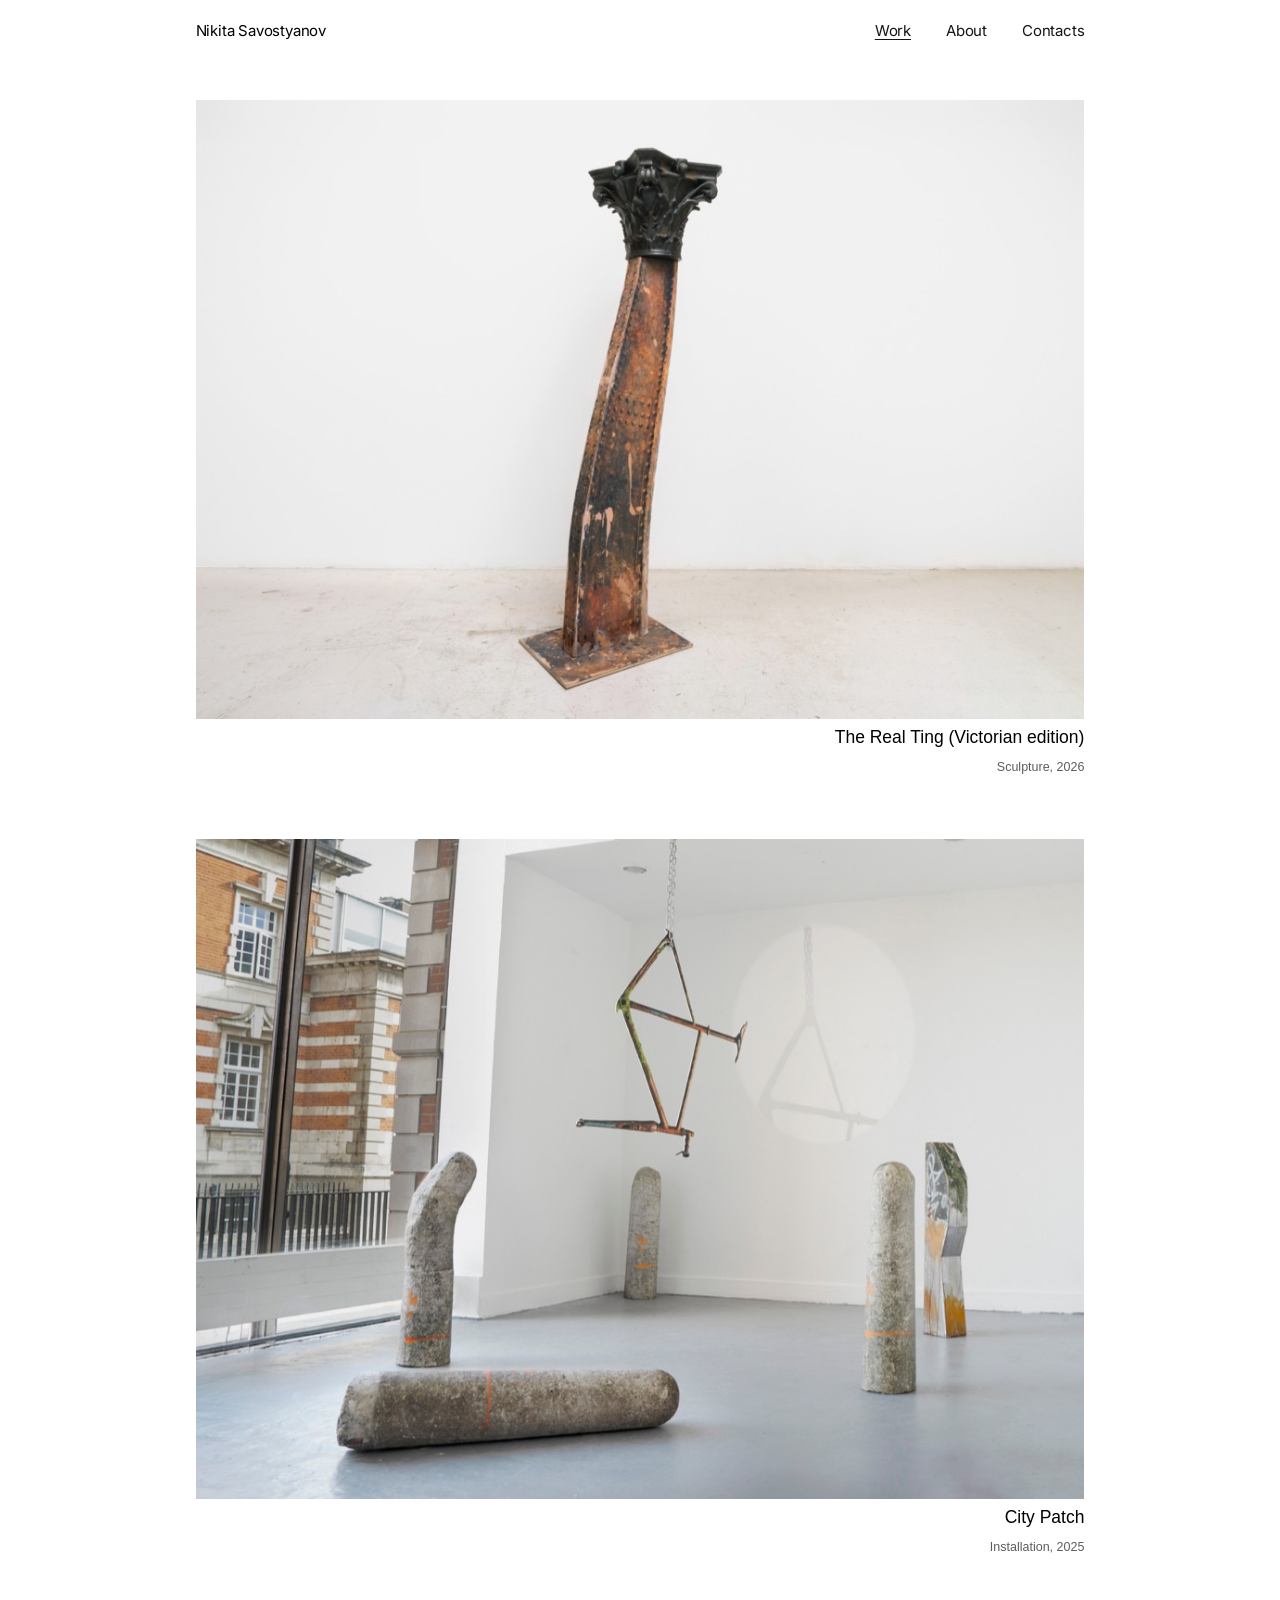
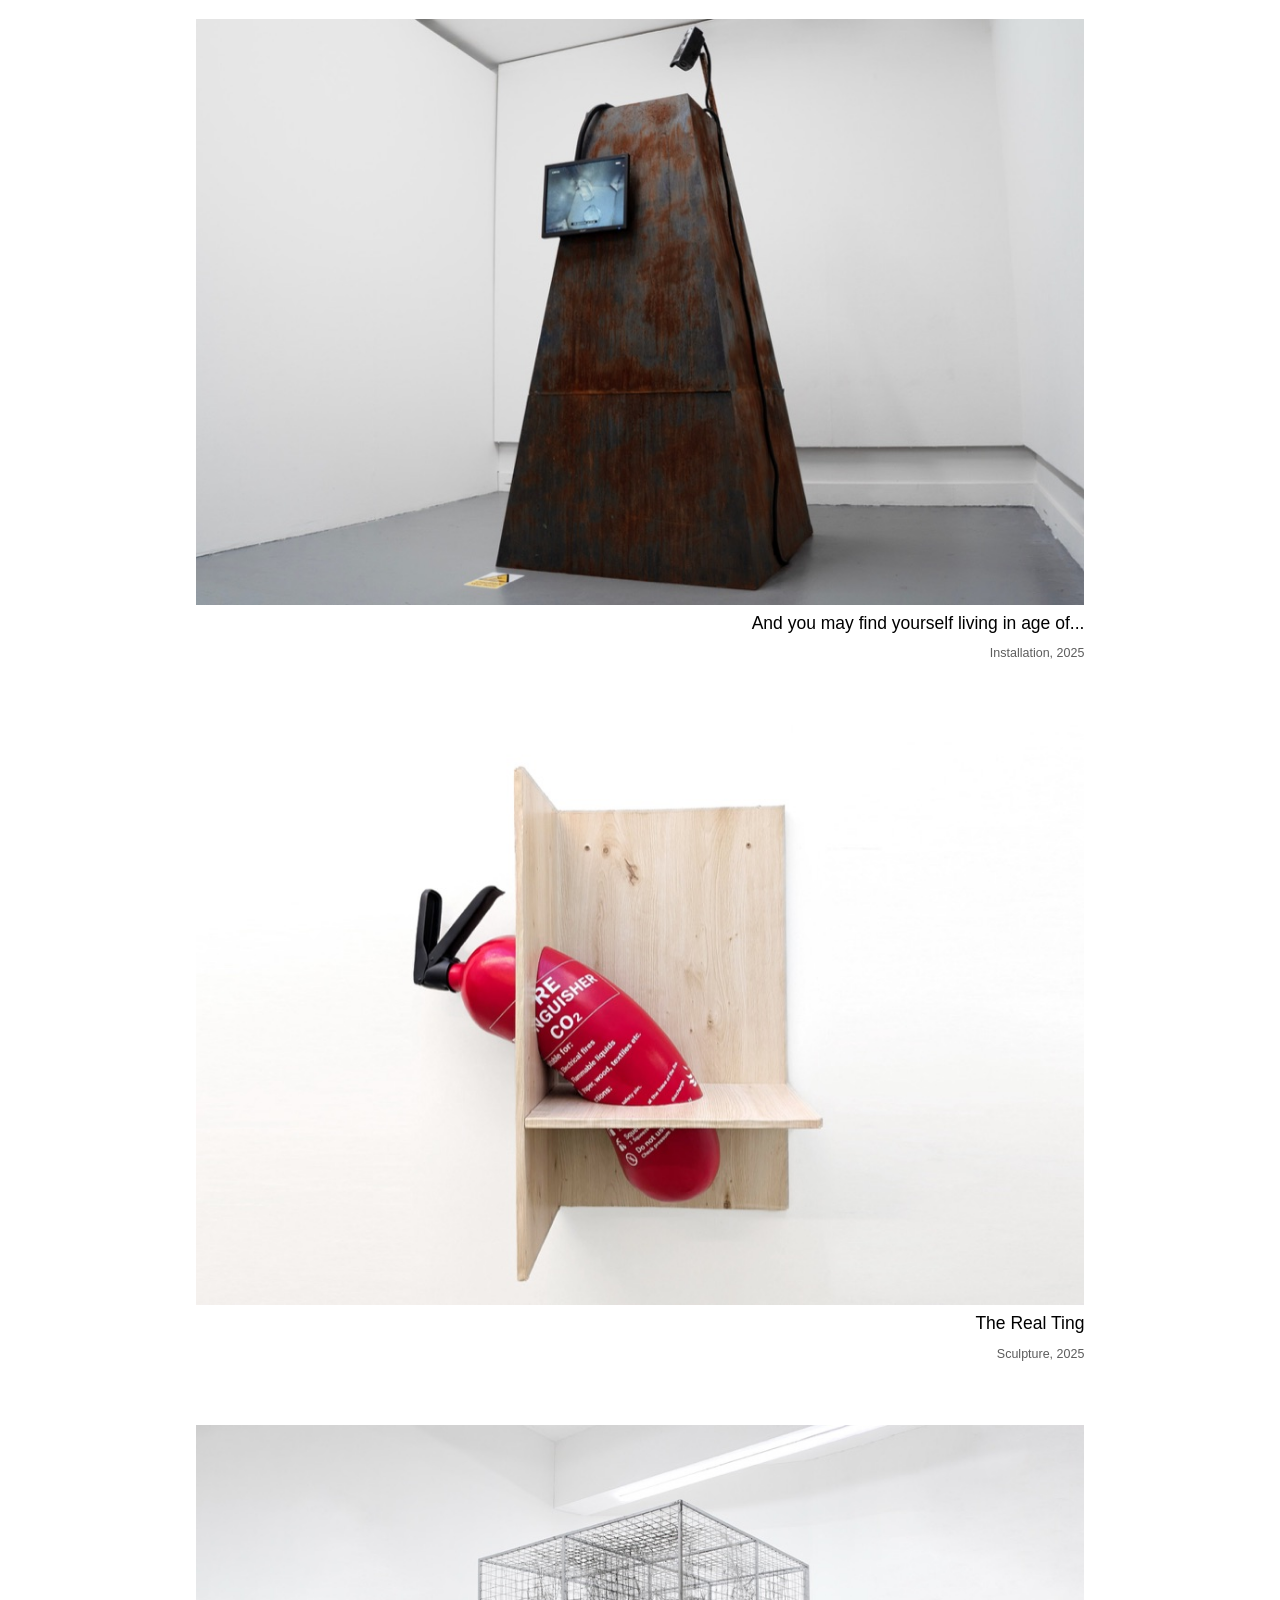
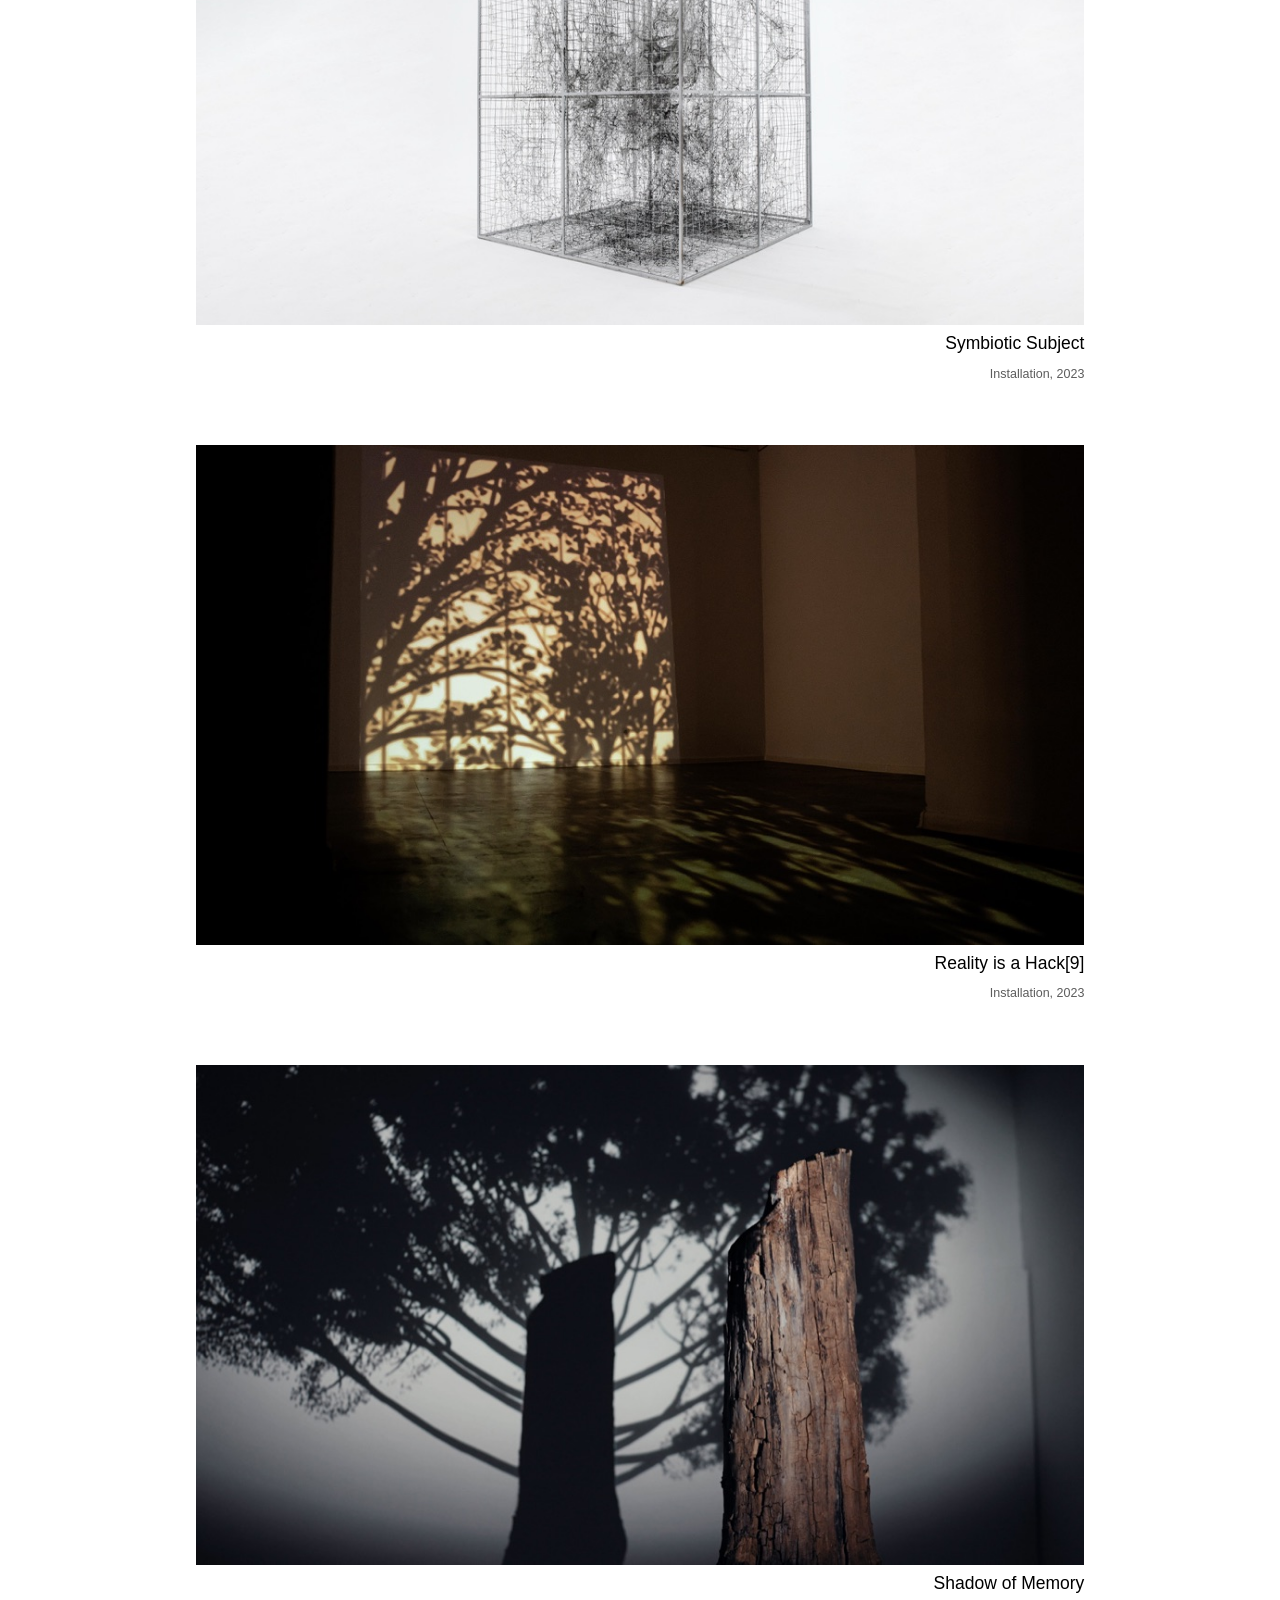
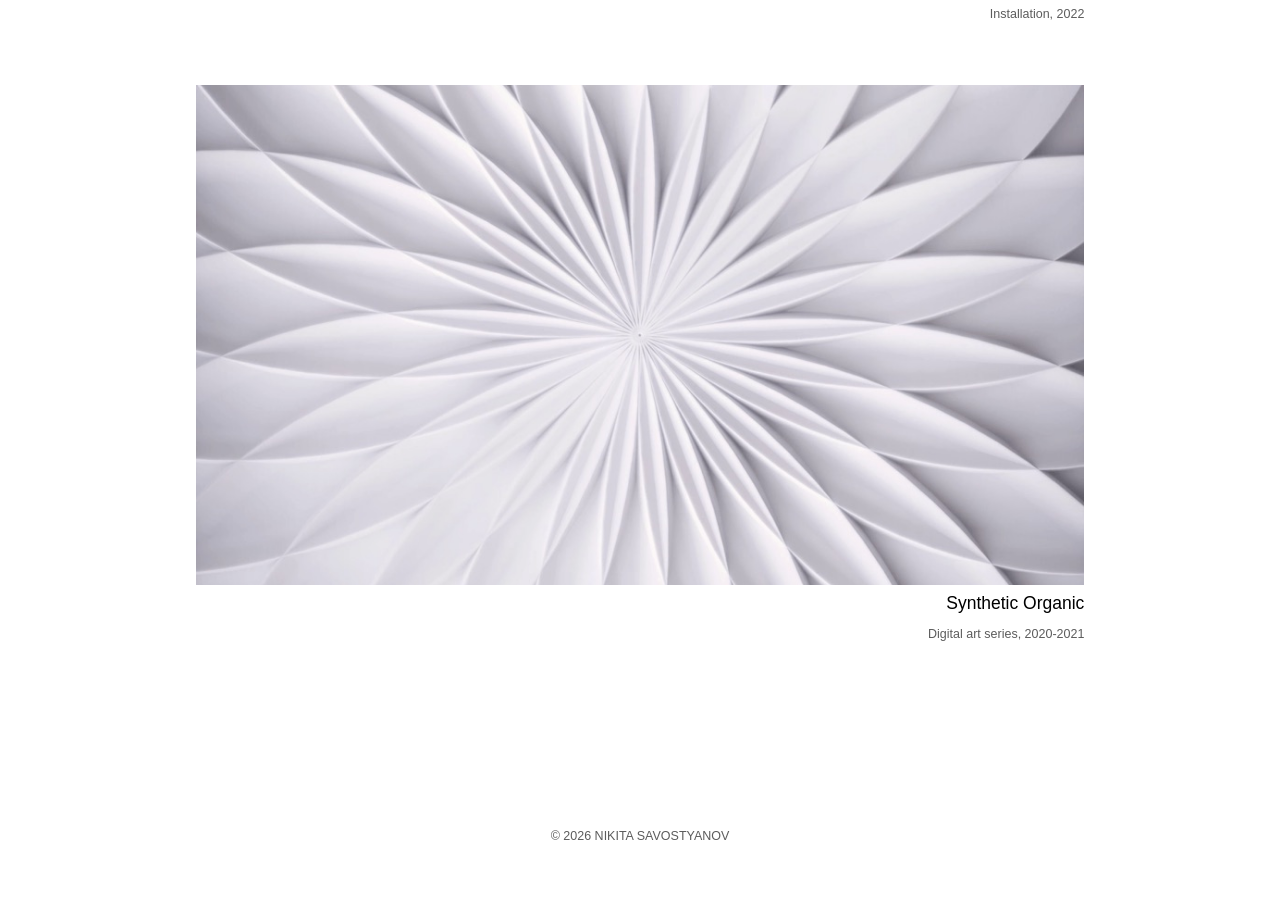
<file: index.html>
<!doctype html>
<html lang="en">
<head>
<meta charset="utf-8">
<meta name="viewport" content="width=device-width, initial-scale=1">
<title>Nikita Savostyanov — Artist</title>
<meta name="description" content="Nikita Savostyanov is a London-based artist working with sculpture and installation. Works, exhibitions and contact.">
<meta property="og:title" content="Nikita Savostyanov — Artist">
<meta property="og:description" content="Nikita Savostyanov is a London-based artist working with sculpture and installation. Works, exhibitions and contact.">
<meta property="og:type" content="website">
<link rel="canonical" href="https://nikitasav.com/">
<meta property="og:url" content="https://nikitasav.com/">
<link rel="icon" href="/favicon.svg?v=7ddfe1d6">
<meta property="og:image" content="https://nikitasav.com/media/works/real-thing-real/epxanded-smaller-04-5-2160.jpg">
<meta name="twitter:card" content="summary_large_image">
<link rel="preconnect" href="https://fonts.googleapis.com">
<link rel="preconnect" href="https://fonts.gstatic.com" crossorigin>
<link rel="stylesheet" href="https://fonts.googleapis.com/css2?family=Inter:ital,wght@0,400;0,700;1,400;1,700&display=swap">
<link rel="stylesheet" href="/theme/site.css?v=49c65935">
<style>@font-face{font-family:"NS Meta";font-weight:400;font-style:normal;font-display:swap;src:url("/fonts/ns-meta-400.ttf") format("truetype")}@font-face{font-family:"NS Meta";font-weight:300;font-style:normal;font-display:swap;src:url("/fonts/ns-meta-300.ttf") format("truetype")}@font-face{font-family:"NS Meta";font-weight:700;font-style:normal;font-display:swap;src:url("/fonts/ns-meta-700.ttf") format("truetype")}</style>
<script>(function(){if(window.top!==window)return;function z(){var r=window.outerWidth/window.innerWidth,s=[.25,1/3,.5,2/3,.75,.8,.9,1,1.1,1.25,1.5,1.75,2,2.5,3,4,5],b=[1,1.25,1.5,1.75,2,2.25,2.5,3,3.5,4],k=1,i,j,d;for(i=0;i<s.length;i++)if(Math.abs(r/s[i]-1)<.035){d=window.devicePixelRatio/s[i];for(j=0;j<b.length;j++)if(Math.abs(d/b[j]-1)<.03)k=s[i]}document.documentElement.style.setProperty('--zoom',k)}z();addEventListener('resize',z)})()</script>
<script type="application/ld+json">{"@context":"https://schema.org","@type":"Person","name":"Nikita Savostyanov","url":"https://nikitasav.com/","alternateName":"Никита Савостьянов","jobTitle":"Artist","description":"Nikita Savostyanov is a London-based artist working with sculpture and installation. Works, exhibitions and contact.","sameAs":["https://www.instagram.com/nikita.savostyanov/"]}</script>

</head>
<body>
<header class="hdr"><div class="hdr-in"><h1 class="hdr-h"><a class="hdr-name" href="/">Nikita Savostyanov</a></h1><nav><a href="/" class="on">Work</a><a href="/about/">About</a><a href="/contacts/">Contacts</a></nav></div></header>
<main class="home"><a class="card" href="/real-thing-real/"><span class="card-img" style="aspect-ratio:1.4366"><img src="/media/works/real-thing-real/epxanded-smaller-04-5-960.jpg" srcset="/media/works/real-thing-real/epxanded-smaller-04-5-480.jpg 480w, /media/works/real-thing-real/epxanded-smaller-04-5-960.jpg 960w, /media/works/real-thing-real/epxanded-smaller-04-5-1440.jpg 1440w, /media/works/real-thing-real/epxanded-smaller-04-5-2160.jpg 2160w" sizes="(max-width:800px) 100vw, 69vw" width="3465" height="2412" alt="The Real Ting (Victorian edition) — Nikita Savostyanov" loading="eager" decoding="async" data-view="0,0,1,1" style="left:0%;top:0%;width:100%;height:100%"></span><span class="card-t">The Real Ting (Victorian edition)</span><span class="card-m">Sculpture, 2026</span></a>
<a class="card" href="/city-patch/"><span class="card-img" style="aspect-ratio:1.3468"><img src="/media/works/city-patch/cover-960.jpg" srcset="/media/works/city-patch/cover-480.jpg 480w, /media/works/city-patch/cover-960.jpg 960w, /media/works/city-patch/cover-1440.jpg 1440w, /media/works/city-patch/cover-2160.jpg 2160w" sizes="(max-width:800px) 100vw, 69vw" width="2400" height="1782" alt="City Patch — Nikita Savostyanov" loading="lazy" decoding="async" data-view="0,0,1,1" style="left:0%;top:0%;width:100%;height:100%"></span><span class="card-t">City Patch</span><span class="card-m">Installation, 2025</span></a>
<a class="card" href="/mayfindurself/"><span class="card-img" style="aspect-ratio:1.5155"><img src="/media/works/mayfindurself/cover-960.jpg" srcset="/media/works/mayfindurself/cover-480.jpg 480w, /media/works/mayfindurself/cover-960.jpg 960w, /media/works/mayfindurself/cover-1440.jpg 1440w, /media/works/mayfindurself/cover-1961.jpg 1961w" sizes="(max-width:800px) 100vw, 69vw" width="1961" height="1294" alt="And you may find yourself living in age of... — Nikita Savostyanov" loading="lazy" decoding="async" data-view="0,0,1,1" style="left:0%;top:0%;width:100%;height:100%"></span><span class="card-t">And you may find yourself living in age of...</span><span class="card-m">Installation, 2025</span></a>
<a class="card" href="/real-ting/"><span class="card-img" style="aspect-ratio:1.5316"><img src="/media/works/real-ting/cover-960.jpg" srcset="/media/works/real-ting/cover-480.jpg 480w, /media/works/real-ting/cover-960.jpg 960w, /media/works/real-ting/cover-1440.jpg 1440w, /media/works/real-ting/cover-2160.jpg 2160w" sizes="(max-width:800px) 100vw, 69vw" width="2400" height="1567" alt="The Real Ting — Nikita Savostyanov" loading="lazy" decoding="async" data-view="0,0,1,1" style="left:0%;top:0%;width:100%;height:100%"></span><span class="card-t">The Real Ting</span><span class="card-m">Sculpture, 2025</span></a>
<a class="card" href="/symbioticsubject/"><span class="card-img" style="aspect-ratio:1.7778"><img src="/media/works/symbioticsubject/01-960.jpg" srcset="/media/works/symbioticsubject/01-480.jpg 480w, /media/works/symbioticsubject/01-960.jpg 960w, /media/works/symbioticsubject/01-1440.jpg 1440w, /media/works/symbioticsubject/01-2160.jpg 2160w" sizes="(max-width:800px) 100vw, 69vw" width="2400" height="1350" alt="Symbiotic Subject — Nikita Savostyanov" loading="lazy" decoding="async" data-view="0,0,1,1" style="left:0%;top:0%;width:100%;height:100%"></span><span class="card-t">Symbiotic Subject</span><span class="card-m">Installation, 2023</span></a>
<a class="card" href="/realityisahack/"><span class="card-img" style="aspect-ratio:1.7781"><img src="/media/works/realityisahack/cover-960.jpg" srcset="/media/works/realityisahack/cover-480.jpg 480w, /media/works/realityisahack/cover-960.jpg 960w, /media/works/realityisahack/cover-1440.jpg 1440w, /media/works/realityisahack/cover-2059.jpg 2059w" sizes="(max-width:800px) 100vw, 69vw" width="2059" height="1158" alt="Reality is a Hack[9] — Nikita Savostyanov" loading="lazy" decoding="async" data-view="0,0,1,1" style="left:0%;top:0%;width:100%;height:100%"></span><span class="card-t">Reality is a Hack[9]</span><span class="card-m">Installation, 2023</span></a>
<a class="card" href="/shadowofmemory/"><span class="card-img" style="aspect-ratio:1.777"><img src="/media/works/shadowofmemory/cover-960.jpg" srcset="/media/works/shadowofmemory/cover-480.jpg 480w, /media/works/shadowofmemory/cover-960.jpg 960w, /media/works/shadowofmemory/cover-1440.jpg 1440w, /media/works/shadowofmemory/cover-1841.jpg 1841w" sizes="(max-width:800px) 100vw, 69vw" width="1841" height="1036" alt="Shadow of Memory — Nikita Savostyanov" loading="lazy" decoding="async" data-view="0,0,1,1" style="left:0%;top:0%;width:100%;height:100%"></span><span class="card-t">Shadow of Memory</span><span class="card-m">Installation, 2022</span></a>
<a class="card" href="/synthethicorganic/"><span class="card-img" style="aspect-ratio:1.7778"><img src="/media/works/synthethicorganic/cover-960.jpg" srcset="/media/works/synthethicorganic/cover-480.jpg 480w, /media/works/synthethicorganic/cover-960.jpg 960w, /media/works/synthethicorganic/cover-1440.jpg 1440w" sizes="(max-width:800px) 100vw, 69vw" width="1440" height="2544" alt="Synthetic Organic — Nikita Savostyanov" loading="lazy" decoding="async" data-view="0,0.3408,1,0.31839" style="left:0%;top:-107.039%;width:100%;height:314.078%"></span><span class="card-t">Synthetic Organic</span><span class="card-m">Digital art series, 2020-2021</span></a></main>
<footer class="ftr">© 2026 NIKITA SAVOSTYANOV</footer>
<script src="/theme/site.js?v=c935e034" defer></script>

</body>
</html>
</file>
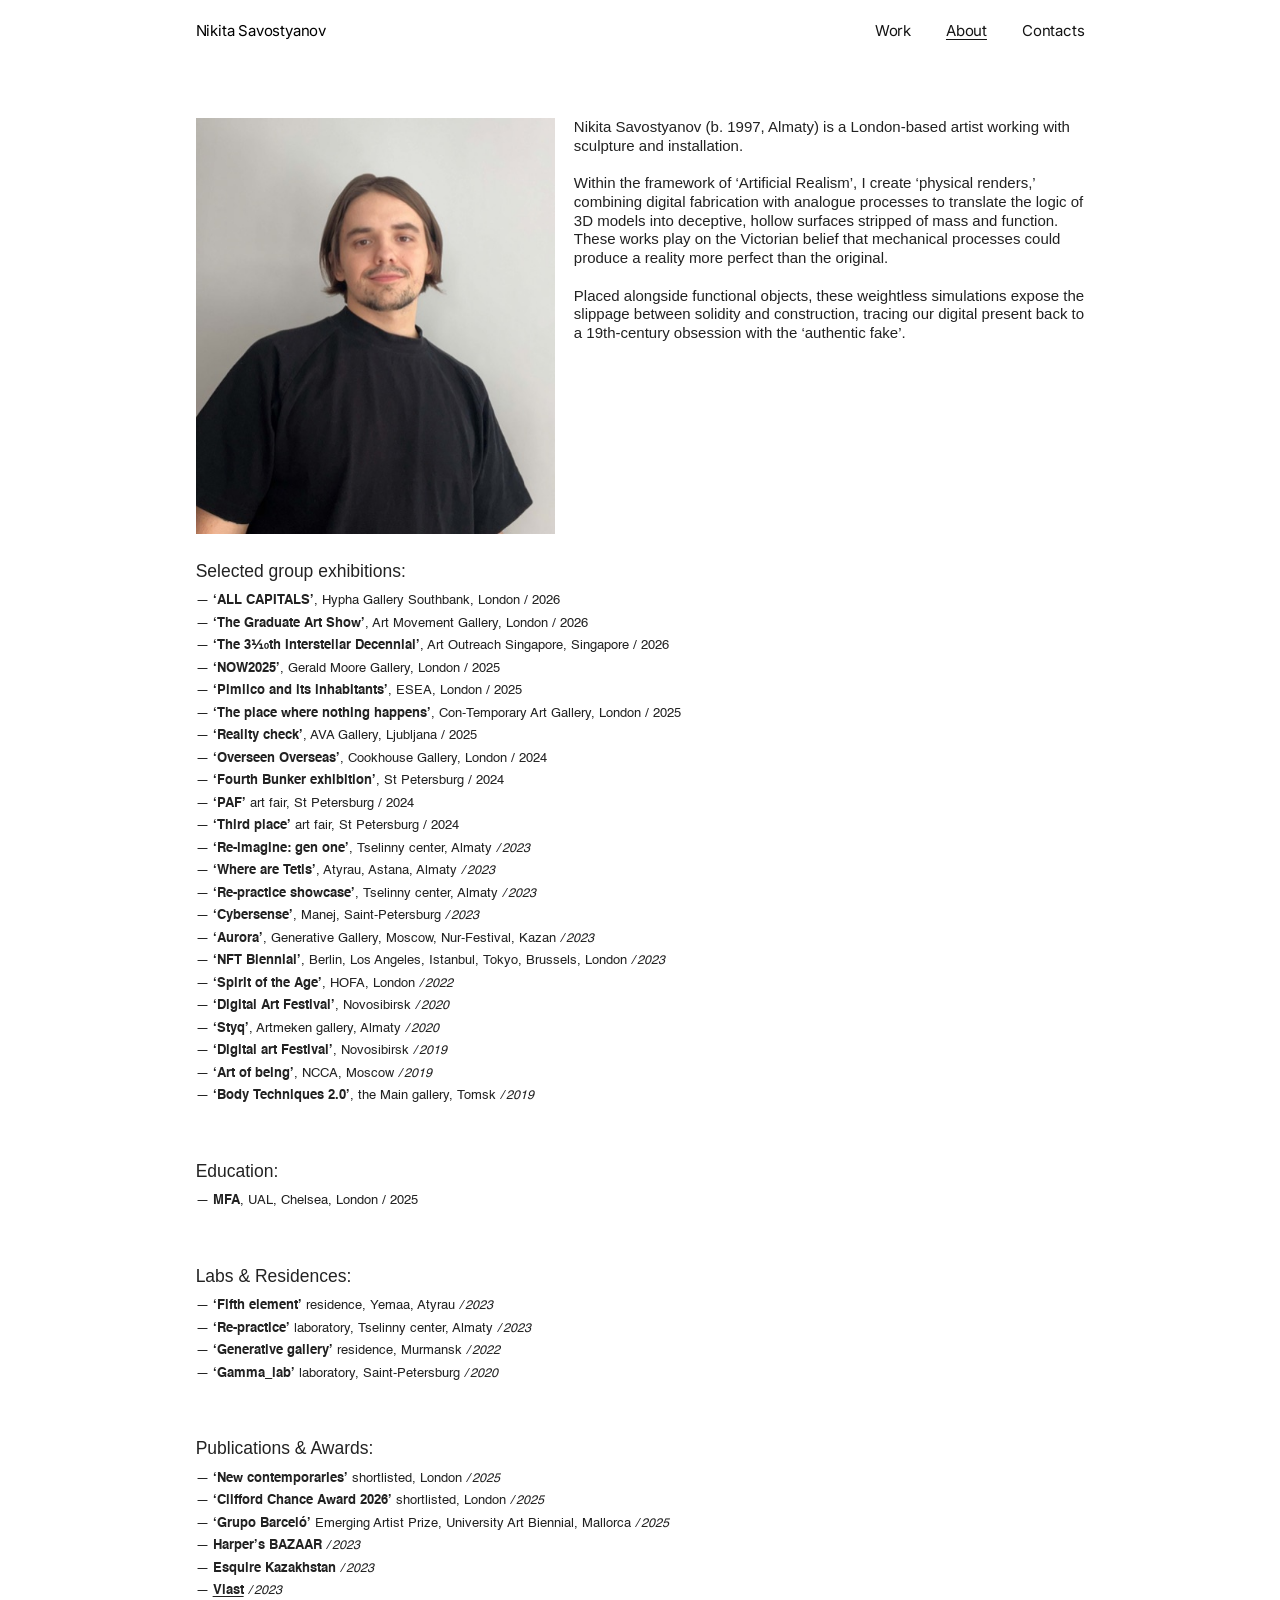
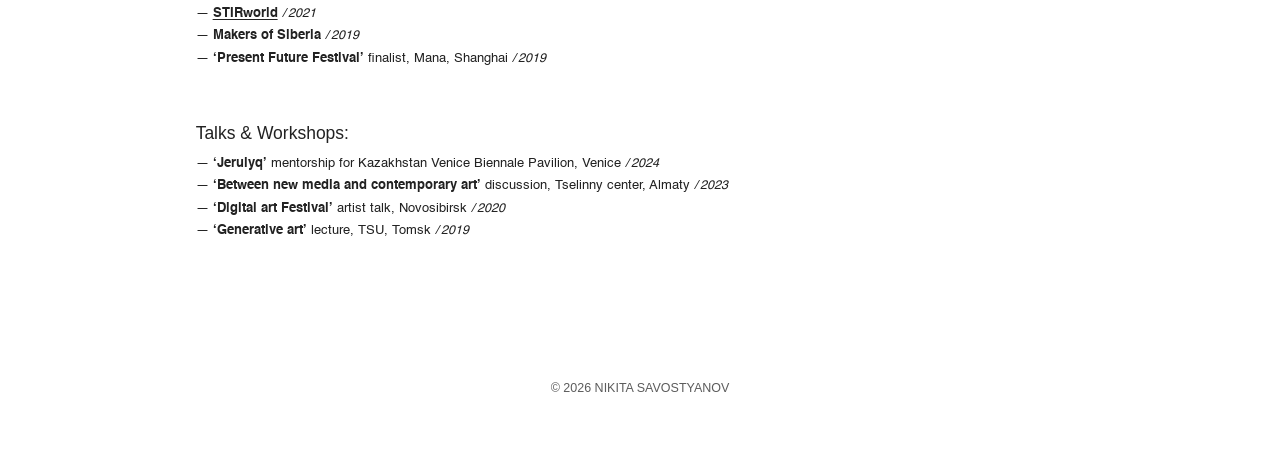
<file: about/index.html>
<!doctype html>
<html lang="en">
<head>
<meta charset="utf-8">
<meta name="viewport" content="width=device-width, initial-scale=1">
<title>Nikita Savostyanov — About</title>
<meta name="description" content="Nikita Savostyanov (b. 1997, Almaty) is a London-based artist working with sculpture and installation. Within the framework of ‘Artificial Realism’, I create ‘physical renders,’ co">
<meta property="og:title" content="Nikita Savostyanov — About">
<meta property="og:description" content="Nikita Savostyanov (b. 1997, Almaty) is a London-based artist working with sculpture and installation. Within the framework of ‘Artificial Realism’, I create ‘physical renders,’ co">
<meta property="og:type" content="website">
<link rel="canonical" href="https://nikitasav.com/about/">
<meta property="og:url" content="https://nikitasav.com/about/">
<link rel="icon" href="/favicon.svg?v=7ddfe1d6">

<link rel="preconnect" href="https://fonts.googleapis.com">
<link rel="preconnect" href="https://fonts.gstatic.com" crossorigin>
<link rel="stylesheet" href="https://fonts.googleapis.com/css2?family=Inter:ital,wght@0,400;0,700;1,400;1,700&display=swap">
<link rel="stylesheet" href="/theme/site.css?v=49c65935">
<style>@font-face{font-family:"NS Meta";font-weight:400;font-style:normal;font-display:swap;src:url("/fonts/ns-meta-400.ttf") format("truetype")}@font-face{font-family:"NS Meta";font-weight:300;font-style:normal;font-display:swap;src:url("/fonts/ns-meta-300.ttf") format("truetype")}@font-face{font-family:"NS Meta";font-weight:700;font-style:normal;font-display:swap;src:url("/fonts/ns-meta-700.ttf") format("truetype")}</style>
<script>(function(){if(window.top!==window)return;function z(){var r=window.outerWidth/window.innerWidth,s=[.25,1/3,.5,2/3,.75,.8,.9,1,1.1,1.25,1.5,1.75,2,2.5,3,4,5],b=[1,1.25,1.5,1.75,2,2.25,2.5,3,3.5,4],k=1,i,j,d;for(i=0;i<s.length;i++)if(Math.abs(r/s[i]-1)<.035){d=window.devicePixelRatio/s[i];for(j=0;j<b.length;j++)if(Math.abs(d/b[j]-1)<.03)k=s[i]}document.documentElement.style.setProperty('--zoom',k)}z();addEventListener('resize',z)})()</script>


</head>
<body>
<header class="hdr"><div class="hdr-in"><a class="hdr-name" href="/">Nikita Savostyanov</a><nav><a href="/">Work</a><a href="/about/" class="on">About</a><a href="/contacts/">Contacts</a></nav></div></header>
<main class="page no-zoom"><div class="grid">
<div class="blk blk-image" data-id="b1" style="--x:1;--y:3;--w:19;--h:22;--mo:0;--ar:19/22"><img src="/media/pages/about/01-960.jpg" srcset="/media/pages/about/01-480.jpg 480w, /media/pages/about/01-960.jpg 960w, /media/pages/about/01-1440.jpg 1440w, /media/pages/about/01-1942.jpg 1942w" sizes="(max-width:800px) 100vw, 28vw" width="1942" height="2178" alt="About — Nikita Savostyanov" loading="eager" decoding="async"></div>
<div class="blk blk-text" data-id="b2" style="--x:21;--y:3;--w:27;--h:12;--mo:1;--ar:27/12"><div class="txt t-body a-left"><p>Nikita Savostyanov (b. 1997, Almaty) is a London-based artist working with sculpture and installation.</p><p><br></p><p>Within the framework of ‘Artificial Realism’, I create ‘physical renders,’ combining digital fabrication with analogue processes to translate the logic of 3D models into deceptive, hollow surfaces stripped of mass and function. These works play on the Victorian belief that mechanical processes could produce a reality more perfect than the original.</p><p><br></p><p>Placed alongside functional objects, these weightless simulations expose the slippage between solidity and construction, tracing our digital present back to a 19th-century obsession with the ‘authentic fake’.</p></div></div>
<div class="blk blk-text" data-id="b3" style="--x:1;--y:26;--w:44;--h:69;--mo:2;--ar:44/69"><div class="txt t-list a-left"><p class="hd">Selected group exhibitions:</p><p>— <strong>‘ALL CAPITALS’</strong>, Hypha Gallery Southbank, London / 2026</p><p>— <strong>‘The Graduate Art Show’</strong>, Art Movement Gallery, London / 2026</p><p>— <strong>‘The 3⅒th Interstellar Decennial’</strong>, Art Outreach Singapore, Singapore / 2026</p><p>— <strong>‘NOW2025’</strong>, Gerald Moore Gallery, London / 2025</p><p>— <strong>‘Pimlico and its inhabitants’</strong>, ESEA, London / 2025</p><p>— <strong>‘The place where nothing happens’</strong>, Con-Temporary Art Gallery, London / 2025</p><p>— <strong>‘Reality check’</strong>, AVA Gallery, Ljubljana / 2025</p><p>— <strong>‘Overseen Overseas’</strong>, Cookhouse Gallery, London / 2024</p><p>— <strong>‘Fourth Bunker exhibition’</strong>, St Petersburg / 2024</p><p>— <strong>‘PAF’</strong> art fair, St Petersburg / 2024</p><p>— <strong>‘Third place’</strong> art fair, St Petersburg / 2024</p><p>— <strong>‘Re-imagine: gen one’</strong>, Tselinny center, Almaty <em>/ 2023</em></p><p>— <strong>‘Where are Tetis’</strong>, Atyrau, Astana, Almaty <em>/ 2023</em></p><p>— <strong>‘Re-practice showcase’</strong>, Tselinny center, Almaty <em>/ 2023</em></p><p>— <strong>‘Cybersense’</strong>, Manej, Saint-Petersburg <em>/ 2023</em></p><p>— <strong>‘Aurora’</strong>, Generative Gallery, Moscow, Nur-Festival, Kazan <em>/ 2023</em></p><p>— <strong>‘NFT Biennial’</strong>, Berlin, Los Angeles, Istanbul, Tokyo, Brussels, London <em>/ 2023</em></p><p>— <strong>‘Spirit of the Age’</strong>, HOFA, London <em>/ 2022</em></p><p>— <strong>‘Digital Art Festival’</strong>, Novosibirsk <em>/ 2020</em></p><p>— <strong>‘Styq’</strong>, Artmeken gallery, Almaty <em>/ 2020</em></p><p>— <strong>‘Digital art Festival’</strong>, Novosibirsk <em>/ 2019</em></p><p>— <strong>‘Art of being’</strong>, NCCA, Moscow <em>/ 2019</em></p><p>— <strong>‘Body Techniques 2.0’</strong>, the Main gallery, Tomsk <em>/ 2019</em></p><p><br></p><p><br></p><p class="hd">Education:</p><p>— <strong>MFA</strong>, UAL, Chelsea, London / 2025</p><p><br></p><p><br></p><p class="hd">Labs &amp; Residences:</p><p>— <strong>‘Fifth element’</strong> residence, Yemaa, Atyrau <em>/ 2023</em></p><p>— <strong>‘Re-practice’</strong> laboratory, Tselinny center, Almaty <em>/ 2023</em></p><p>— <strong>‘Generative gallery’</strong> residence, Murmansk <em>/ 2022</em></p><p>— <strong>‘Gamma_lab’</strong> laboratory, Saint-Petersburg <em>/ 2020</em></p><p><br></p><p><br></p><p class="hd">Publications &amp; Awards:</p><p>— <strong>‘New contemporaries’</strong> shortlisted, London <em>/ 2025</em></p><p>— <strong>‘Clifford Chance Award 2026’</strong> shortlisted, London <em>/ 2025</em></p><p>— <strong>‘Grupo Barceló’</strong> Emerging Artist Prize, University Art Biennial, Mallorca <em>/ 2025</em></p><p>— <strong>Harper’s BAZAAR</strong> <em>/ 2023</em></p><p>— <strong>Esquire Kazakhstan</strong> <em>/ 2023</em></p><p>— <a href="https://vlast.kz/lifestyle/56840-zivoe-iskusstvo.html" target="_blank" rel="noopener"><strong>Vlast</strong></a> <em>/ 2023</em></p><p>— <a href="https://www.stirworld.com/see-features-digital-flow-exploring-the-nature-inspired-art-of-emergent-practitioner-pronoun-m" target="_blank" rel="noopener"><strong>STIRworld</strong></a> <em>/ 2021</em></p><p>— <strong>Makers of Siberia</strong> <em>/ 2019</em></p><p>— <strong>‘Present Future Festival’</strong> finalist, Mana, Shanghai <em>/ 2019</em></p><p><br></p><p><br></p><p class="hd">Talks &amp; Workshops:</p><p>— <strong>‘Jeruiyq’</strong> mentorship for Kazakhstan Venice Biennale Pavilion, Venice <em>/ 2024</em></p><p>— <strong>‘Between new media and contemporary art’</strong> discussion, Tselinny center, Almaty <em>/ 2023</em></p><p>— <strong>‘Digital art Festival’</strong> artist talk, Novosibirsk <em>/ 2020</em></p><p>— <strong>‘Generative art’</strong> lecture, TSU, Tomsk <em>/ 2019</em></p></div></div>
</div></main>
<footer class="ftr">© 2026 NIKITA SAVOSTYANOV</footer>
<script src="/theme/site.js?v=c935e034" defer></script>

</body>
</html>
</file>
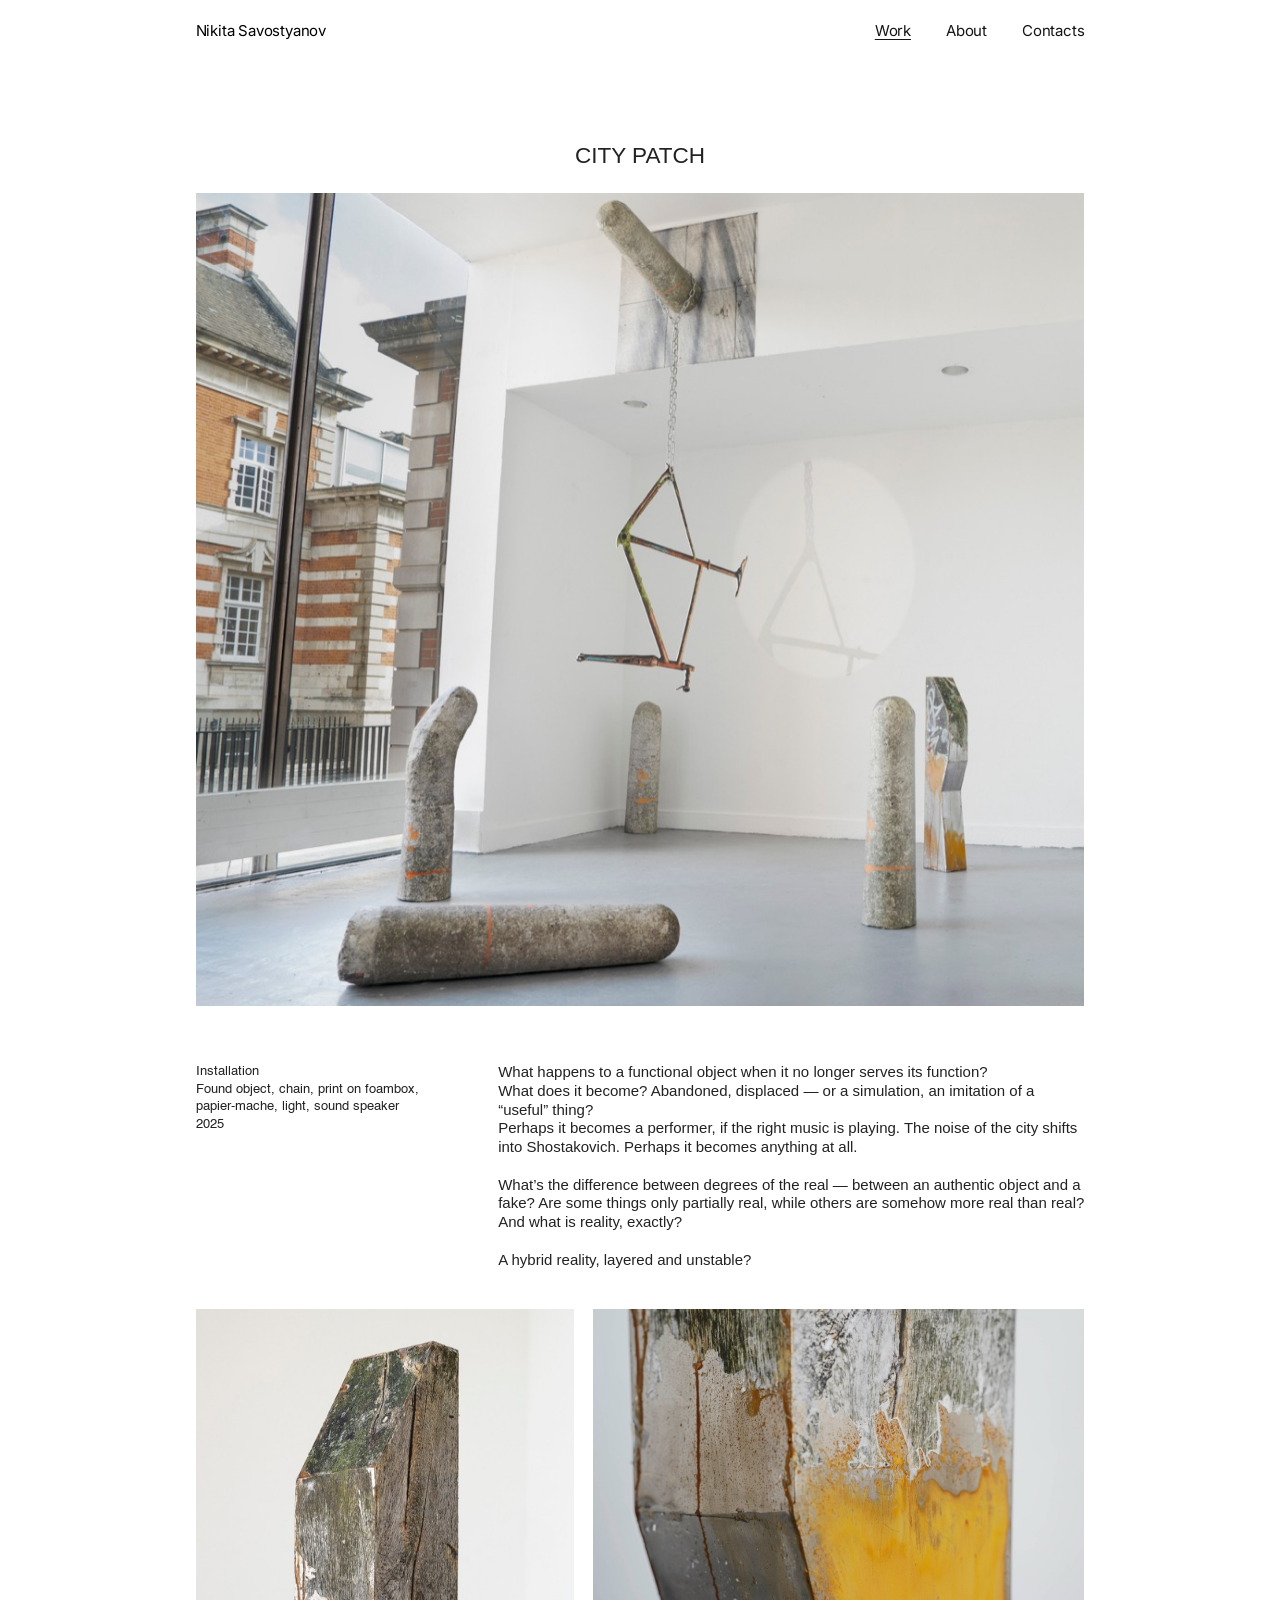
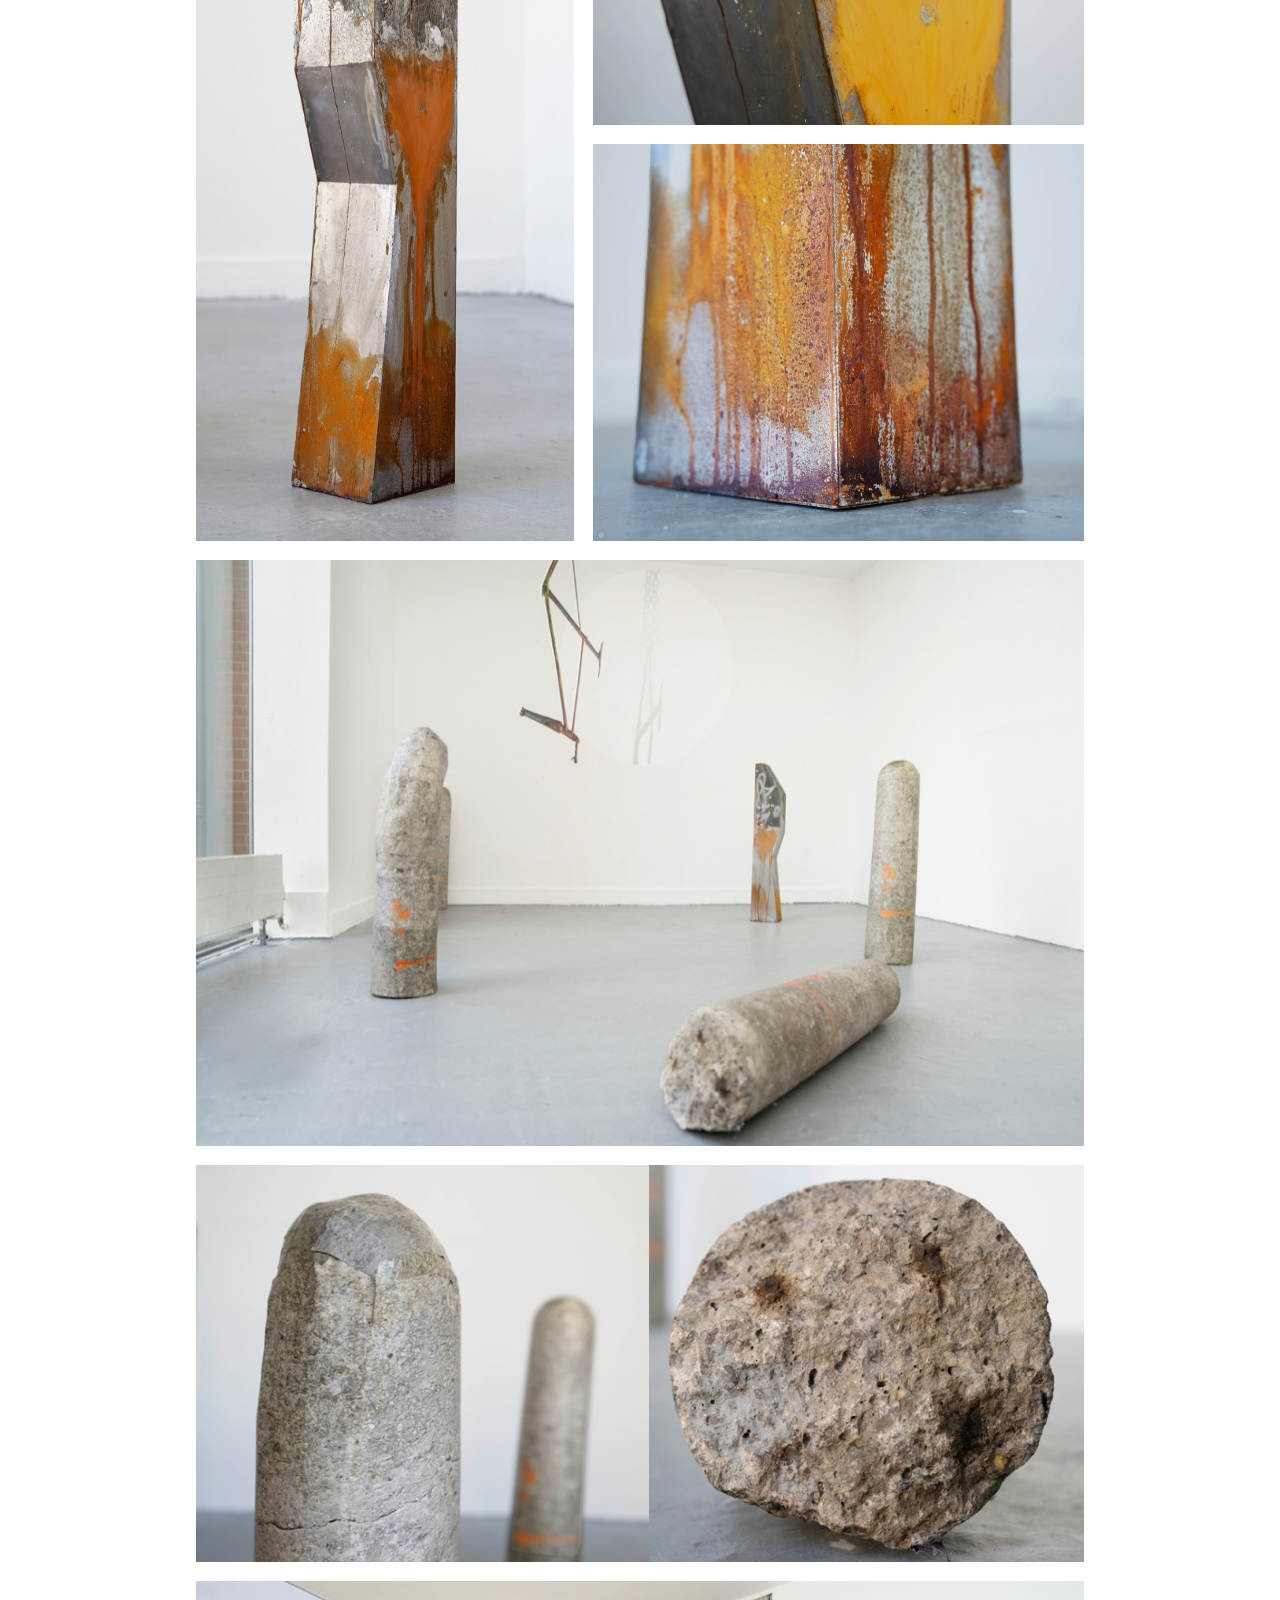
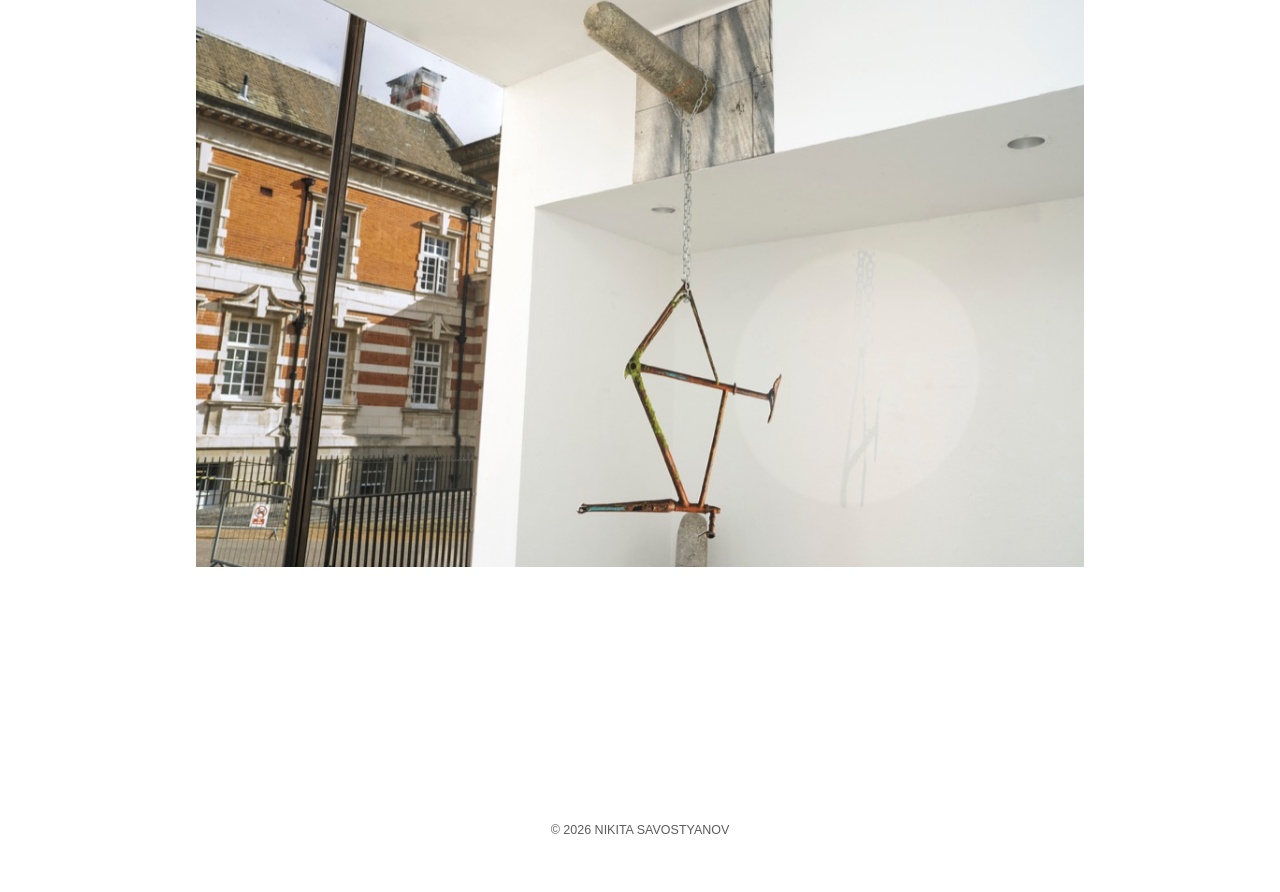
<file: city-patch/index.html>
<!doctype html>
<html lang="en">
<head>
<meta charset="utf-8">
<meta name="viewport" content="width=device-width, initial-scale=1">
<title>Nikita Savostyanov — City Patch</title>
<meta name="description" content="What happens to a functional object when it no longer serves its function? What does it become? Abandoned, displaced — or a simulation, an imitation of a “useful” thing? Perhaps it">
<meta property="og:title" content="Nikita Savostyanov — City Patch">
<meta property="og:description" content="What happens to a functional object when it no longer serves its function? What does it become? Abandoned, displaced — or a simulation, an imitation of a “useful” thing? Perhaps it">
<meta property="og:type" content="website">
<link rel="canonical" href="https://nikitasav.com/city-patch/">
<meta property="og:url" content="https://nikitasav.com/city-patch/">
<link rel="icon" href="/favicon.svg?v=7ddfe1d6">
<meta property="og:image" content="https://nikitasav.com/media/works/city-patch/cover-2160.jpg">
<meta name="twitter:card" content="summary_large_image">
<link rel="preconnect" href="https://fonts.googleapis.com">
<link rel="preconnect" href="https://fonts.gstatic.com" crossorigin>
<link rel="stylesheet" href="https://fonts.googleapis.com/css2?family=Inter:ital,wght@0,400;0,700;1,400;1,700&display=swap">
<link rel="stylesheet" href="/theme/site.css?v=49c65935">
<style>@font-face{font-family:"NS Meta";font-weight:400;font-style:normal;font-display:swap;src:url("/fonts/ns-meta-400.ttf") format("truetype")}@font-face{font-family:"NS Meta";font-weight:300;font-style:normal;font-display:swap;src:url("/fonts/ns-meta-300.ttf") format("truetype")}@font-face{font-family:"NS Meta";font-weight:700;font-style:normal;font-display:swap;src:url("/fonts/ns-meta-700.ttf") format("truetype")}</style>
<script>(function(){if(window.top!==window)return;function z(){var r=window.outerWidth/window.innerWidth,s=[.25,1/3,.5,2/3,.75,.8,.9,1,1.1,1.25,1.5,1.75,2,2.5,3,4,5],b=[1,1.25,1.5,1.75,2,2.25,2.5,3,3.5,4],k=1,i,j,d;for(i=0;i<s.length;i++)if(Math.abs(r/s[i]-1)<.035){d=window.devicePixelRatio/s[i];for(j=0;j<b.length;j++)if(Math.abs(d/b[j]-1)<.03)k=s[i]}document.documentElement.style.setProperty('--zoom',k)}z();addEventListener('resize',z)})()</script>


</head>
<body>
<header class="hdr"><div class="hdr-in"><a class="hdr-name" href="/">Nikita Savostyanov</a><nav><a href="/" class="on">Work</a><a href="/about/">About</a><a href="/contacts/">Contacts</a></nav></div></header>
<main class="page"><div class="grid">
<div class="blk blk-title" data-id="b1" style="--x:5;--y:4;--w:39;--h:2;--mo:0;--ar:39/2"><h1 class="txt t-title a-center">City Patch</h1></div>
<div class="blk blk-image" data-id="b2" style="--x:1;--y:7;--w:47;--h:43;--mo:1;--ar:47/43"><img src="/media/works/city-patch/01-960.jpg" srcset="/media/works/city-patch/01-480.jpg 480w, /media/works/city-patch/01-960.jpg 960w, /media/works/city-patch/01-1440.jpg 1440w, /media/works/city-patch/01-2160.jpg 2160w" sizes="(max-width:800px) 100vw, 69vw" width="2400" height="2214" alt="City Patch — Nikita Savostyanov" loading="eager" decoding="async"></div>
<div class="blk blk-text" data-id="b3" style="--x:1;--y:53;--w:13;--h:4;--mo:2;--ar:13/4"><div class="txt t-meta a-left"><p>Installation</p><p>Found object, chain, print on foambox, papier-mache, light, sound speaker</p><p>2025</p></div></div>
<div class="blk blk-text" data-id="b4" style="--x:17;--y:53;--w:31;--h:11;--mo:3;--ar:31/11"><div class="txt t-body a-left"><p>What happens to a functional object when it no longer serves its function?</p><p>What does it become? Abandoned, displaced — or a simulation, an imitation of a “useful” thing?</p><p>Perhaps it becomes a performer, if the right music is playing. The noise of the city shifts into Shostakovich. Perhaps it becomes anything at all.</p><p><br></p><p>What’s the difference between degrees of the real — between an authentic object and a fake? Are some things only partially real, while others are somehow more real than real? And what is reality, exactly?</p><p><br></p><p>A hybrid reality, layered and unstable?</p></div></div>
<div class="blk blk-image" data-id="b5" style="--x:1;--y:66;--w:20;--h:44;--mo:4;--ar:20/44"><img src="/media/works/city-patch/02-897.jpg" srcset="/media/works/city-patch/02-480.jpg 480w, /media/works/city-patch/02-897.jpg 897w" sizes="(max-width:800px) 100vw, 30vw" width="897" height="1989" alt="City Patch — Nikita Savostyanov" loading="lazy" decoding="async"></div>
<div class="blk blk-image" data-id="b6" style="--x:22;--y:66;--w:26;--h:22;--mo:5;--ar:26/22"><img src="/media/works/city-patch/03-960.jpg" srcset="/media/works/city-patch/03-480.jpg 480w, /media/works/city-patch/03-960.jpg 960w, /media/works/city-patch/03-1440.jpg 1440w, /media/works/city-patch/03-2160.jpg 2160w" sizes="(max-width:800px) 100vw, 38vw" width="2400" height="2047" alt="City Patch — Nikita Savostyanov" loading="lazy" decoding="async"></div>
<div class="blk blk-image" data-id="b7" style="--x:22;--y:89;--w:26;--h:21;--mo:6;--ar:26/21"><img src="/media/works/city-patch/04-960.jpg" srcset="/media/works/city-patch/04-480.jpg 480w, /media/works/city-patch/04-960.jpg 960w, /media/works/city-patch/04-1440.jpg 1440w, /media/works/city-patch/04-2160.jpg 2160w" sizes="(max-width:800px) 100vw, 38vw" width="2400" height="1949" alt="City Patch — Nikita Savostyanov" loading="lazy" decoding="async"></div>
<div class="blk blk-image" data-id="b8" style="--x:1;--y:111;--w:47;--h:31;--mo:7;--ar:47/31"><img src="/media/works/city-patch/05-960.jpg" srcset="/media/works/city-patch/05-480.jpg 480w, /media/works/city-patch/05-960.jpg 960w, /media/works/city-patch/05-1440.jpg 1440w, /media/works/city-patch/05-2160.jpg 2160w" sizes="(max-width:800px) 100vw, 69vw" width="2400" height="1566" alt="City Patch — Nikita Savostyanov" loading="lazy" decoding="async"></div>
<div class="blk blk-image" data-id="b9" style="--x:1;--y:143;--w:24;--h:21;--mo:8;--ar:24/21"><img src="/media/works/city-patch/06-960.jpg" srcset="/media/works/city-patch/06-480.jpg 480w, /media/works/city-patch/06-960.jpg 960w, /media/works/city-patch/06-1440.jpg 1440w, /media/works/city-patch/06-2160.jpg 2160w" sizes="(max-width:800px) 100vw, 35vw" width="2400" height="2110" alt="City Patch — Nikita Savostyanov" loading="lazy" decoding="async"></div>
<div class="blk blk-image" data-id="b10" style="--x:25;--y:143;--w:23;--h:21;--mo:9;--ar:23/21"><img src="/media/works/city-patch/07-960.jpg" srcset="/media/works/city-patch/07-480.jpg 480w, /media/works/city-patch/07-960.jpg 960w, /media/works/city-patch/07-1440.jpg 1440w, /media/works/city-patch/07-2160.jpg 2160w" sizes="(max-width:800px) 100vw, 34vw" width="2400" height="2279" alt="City Patch — Nikita Savostyanov" loading="lazy" decoding="async"></div>
<div class="blk blk-image" data-id="b11" style="--x:1;--y:165;--w:47;--h:31;--mo:10;--ar:47/31"><img src="/media/works/city-patch/08-960.jpg" srcset="/media/works/city-patch/08-480.jpg 480w, /media/works/city-patch/08-960.jpg 960w, /media/works/city-patch/08-1440.jpg 1440w, /media/works/city-patch/08-2160.jpg 2160w" sizes="(max-width:800px) 100vw, 69vw" width="2400" height="1566" alt="City Patch — Nikita Savostyanov" loading="lazy" decoding="async"></div>
<div class="pg-end" style="grid-row:202"></div>
</div></main>
<footer class="ftr">© 2026 NIKITA SAVOSTYANOV</footer>
<script src="/theme/site.js?v=c935e034" defer></script>

</body>
</html>
</file>
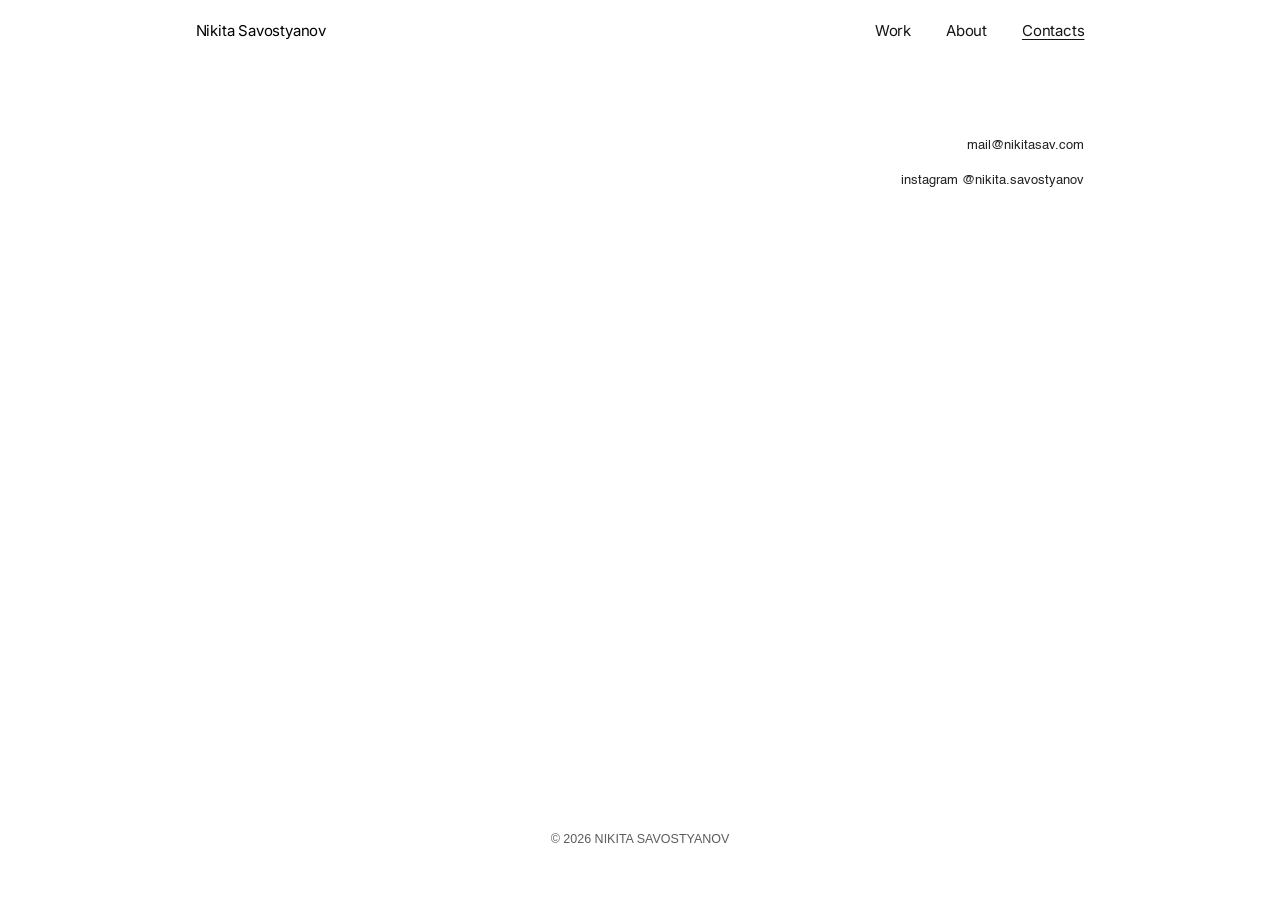
<file: contacts/index.html>
<!doctype html>
<html lang="en">
<head>
<meta charset="utf-8">
<meta name="viewport" content="width=device-width, initial-scale=1">
<title>Nikita Savostyanov — Contacts</title>
<meta name="description" content="Nikita Savostyanov is a London-based artist working with sculpture and installation. Works, exhibitions and contact.">
<meta property="og:title" content="Nikita Savostyanov — Contacts">
<meta property="og:description" content="Nikita Savostyanov is a London-based artist working with sculpture and installation. Works, exhibitions and contact.">
<meta property="og:type" content="website">
<link rel="canonical" href="https://nikitasav.com/contacts/">
<meta property="og:url" content="https://nikitasav.com/contacts/">
<link rel="icon" href="/favicon.svg?v=7ddfe1d6">

<link rel="preconnect" href="https://fonts.googleapis.com">
<link rel="preconnect" href="https://fonts.gstatic.com" crossorigin>
<link rel="stylesheet" href="https://fonts.googleapis.com/css2?family=Inter:ital,wght@0,400;0,700;1,400;1,700&display=swap">
<link rel="stylesheet" href="/theme/site.css?v=49c65935">
<style>@font-face{font-family:"NS Meta";font-weight:400;font-style:normal;font-display:swap;src:url("/fonts/ns-meta-400.ttf") format("truetype")}@font-face{font-family:"NS Meta";font-weight:300;font-style:normal;font-display:swap;src:url("/fonts/ns-meta-300.ttf") format("truetype")}@font-face{font-family:"NS Meta";font-weight:700;font-style:normal;font-display:swap;src:url("/fonts/ns-meta-700.ttf") format("truetype")}</style>
<script>(function(){if(window.top!==window)return;function z(){var r=window.outerWidth/window.innerWidth,s=[.25,1/3,.5,2/3,.75,.8,.9,1,1.1,1.25,1.5,1.75,2,2.5,3,4,5],b=[1,1.25,1.5,1.75,2,2.25,2.5,3,3.5,4],k=1,i,j,d;for(i=0;i<s.length;i++)if(Math.abs(r/s[i]-1)<.035){d=window.devicePixelRatio/s[i];for(j=0;j<b.length;j++)if(Math.abs(d/b[j]-1)<.03)k=s[i]}document.documentElement.style.setProperty('--zoom',k)}z();addEventListener('resize',z)})()</script>


</head>
<body>
<header class="hdr"><div class="hdr-in"><a class="hdr-name" href="/">Nikita Savostyanov</a><nav><a href="/">Work</a><a href="/about/">About</a><a href="/contacts/" class="on">Contacts</a></nav></div></header>
<main class="page no-zoom"><div class="grid">
<div class="blk blk-text" data-id="b1" style="--x:32;--y:4;--w:16;--h:3;--mo:0;--ar:16/3"><div class="txt t-meta a-right"><p><a href="mailto:mail@nikitasav.com">mail@nikitasav.com</a></p><p><br></p><p><a href="https://www.instagram.com/nikita.savostyanov" target="_blank" rel="noopener">instagram @nikita.savostyanov</a></p></div></div>
<div class="pg-end" style="grid-row:11"></div>
</div></main>
<footer class="ftr">© 2026 NIKITA SAVOSTYANOV</footer>
<script src="/theme/site.js?v=c935e034" defer></script>

</body>
</html>
</file>
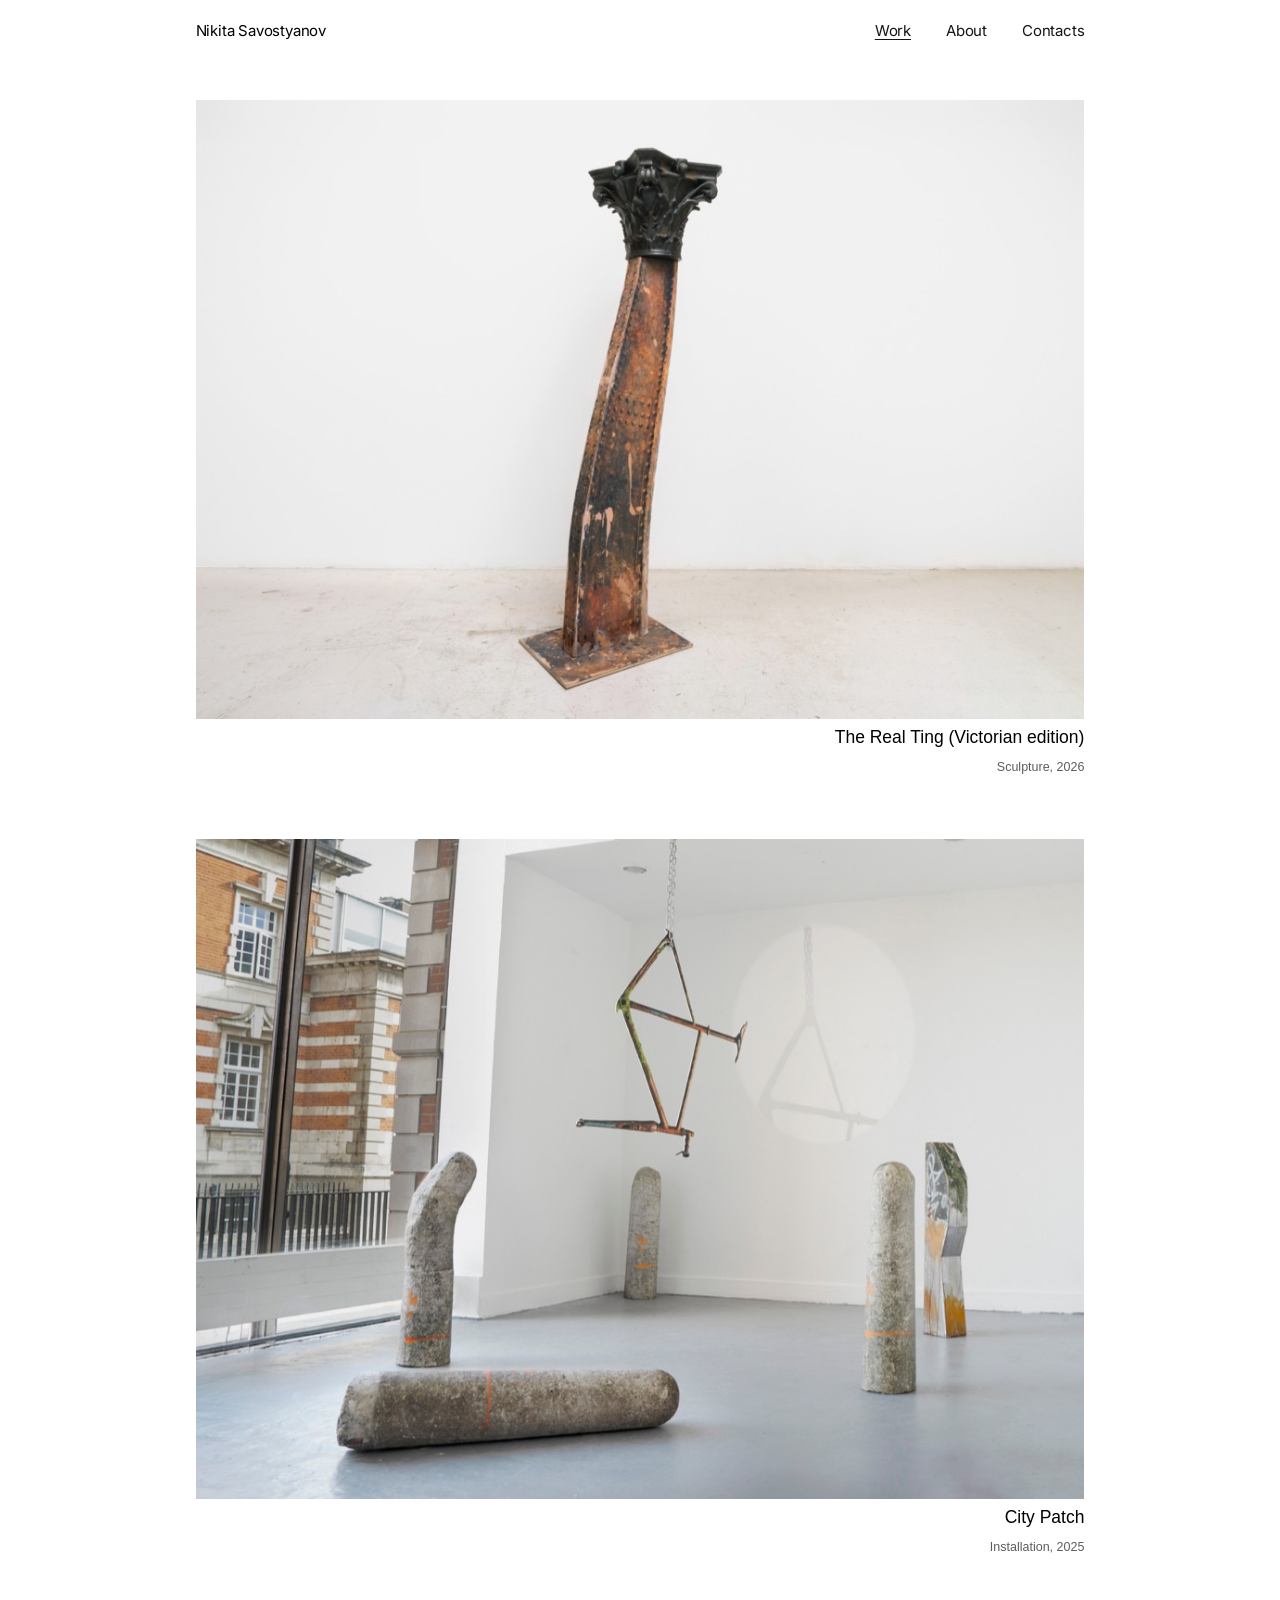
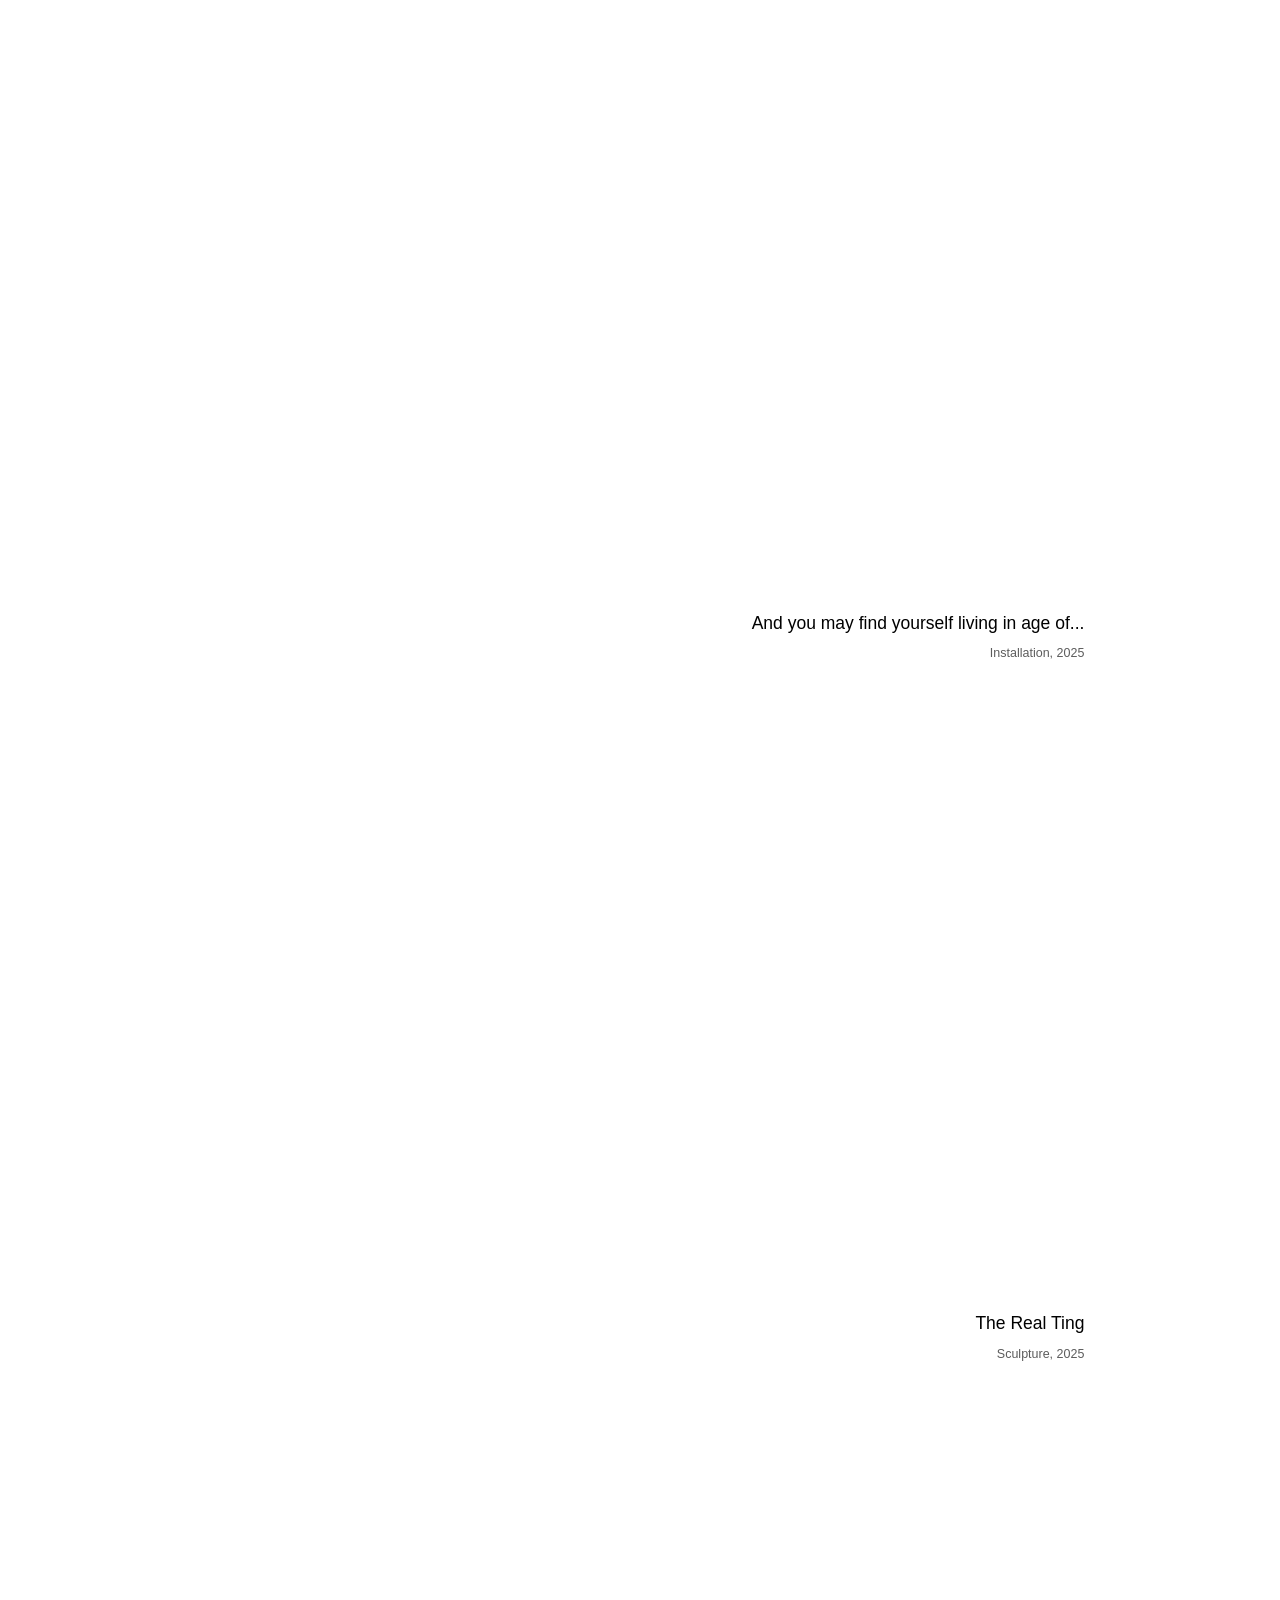
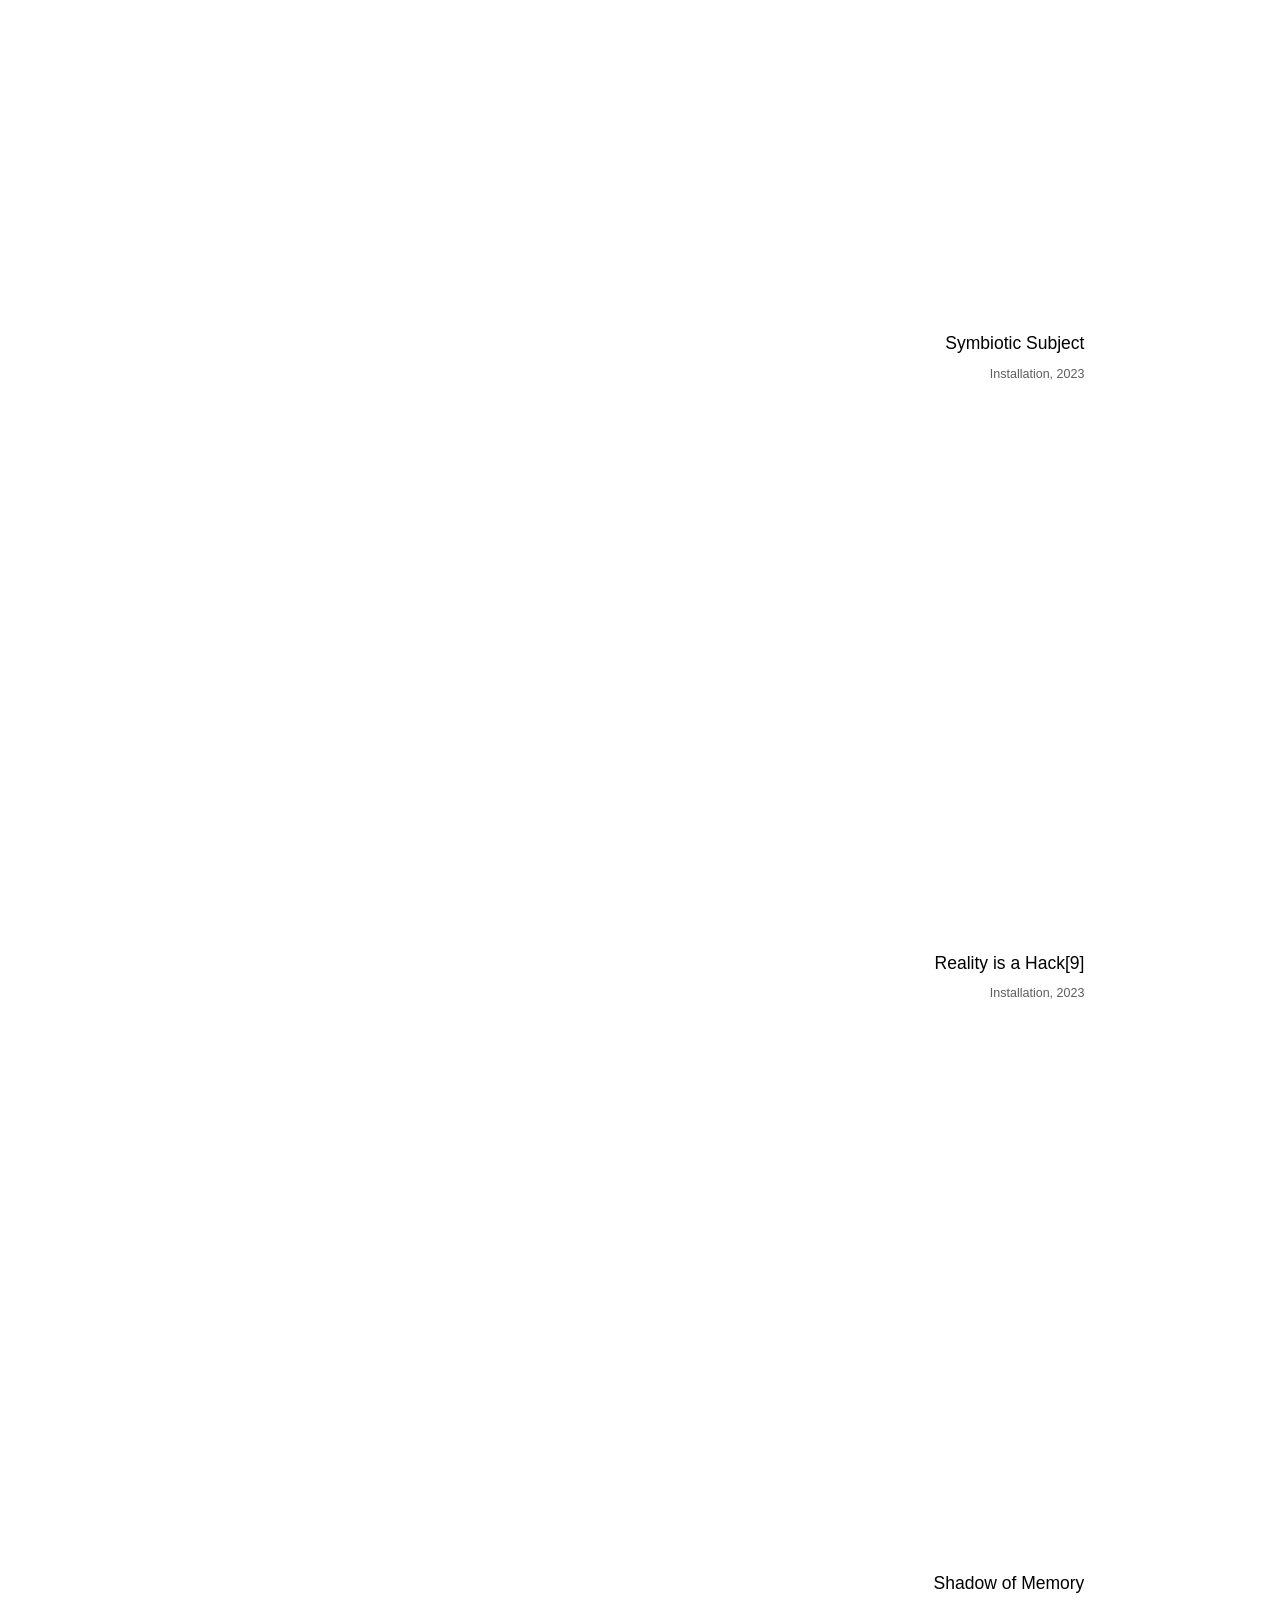
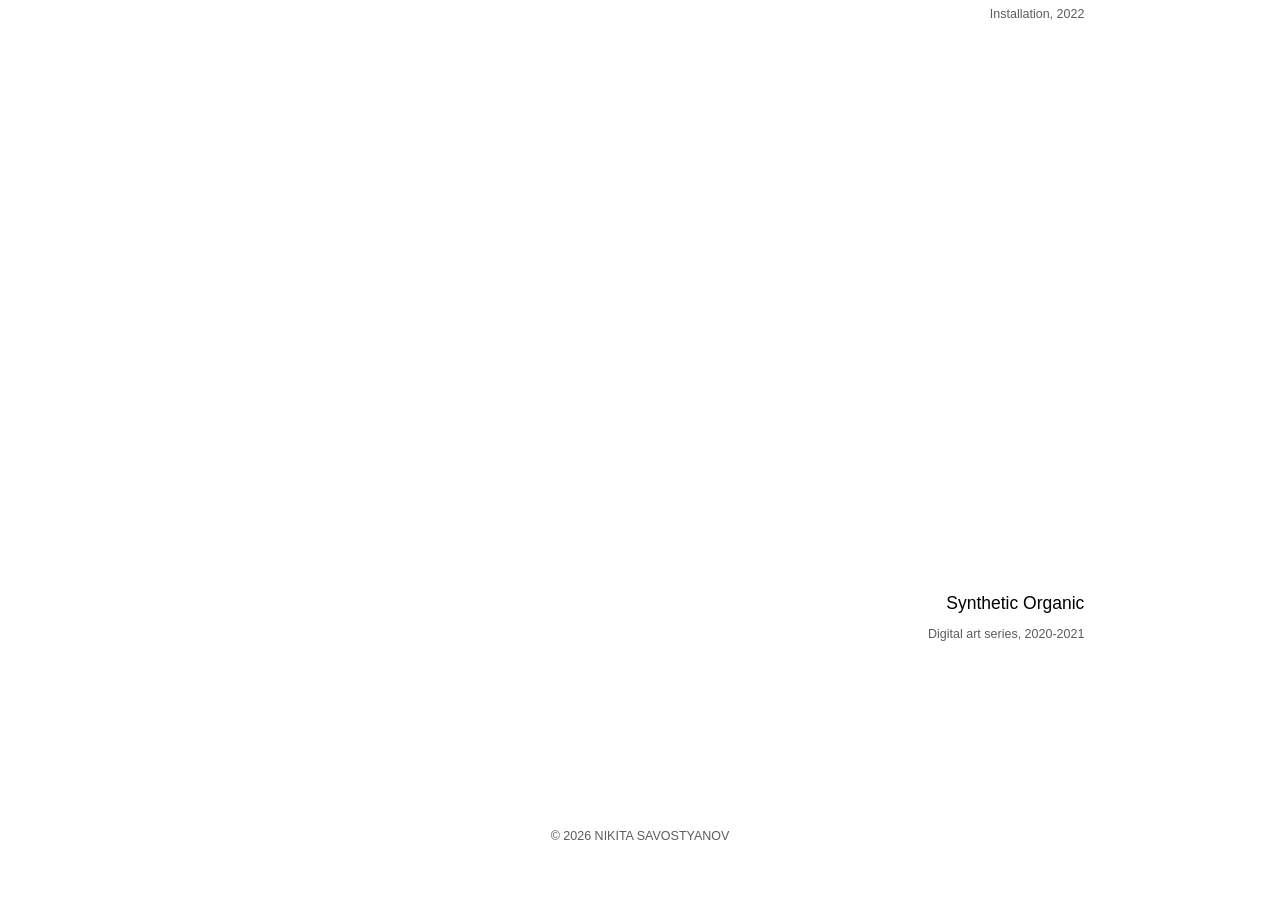
<file: main/index.html>
<!doctype html><meta charset="utf-8"><title>Nikita Savostyanov</title><link rel="canonical" href="https://nikitasav.com/"><meta http-equiv="refresh" content="0;url=/"><a href="/">Nikita Savostyanov</a>
</file>
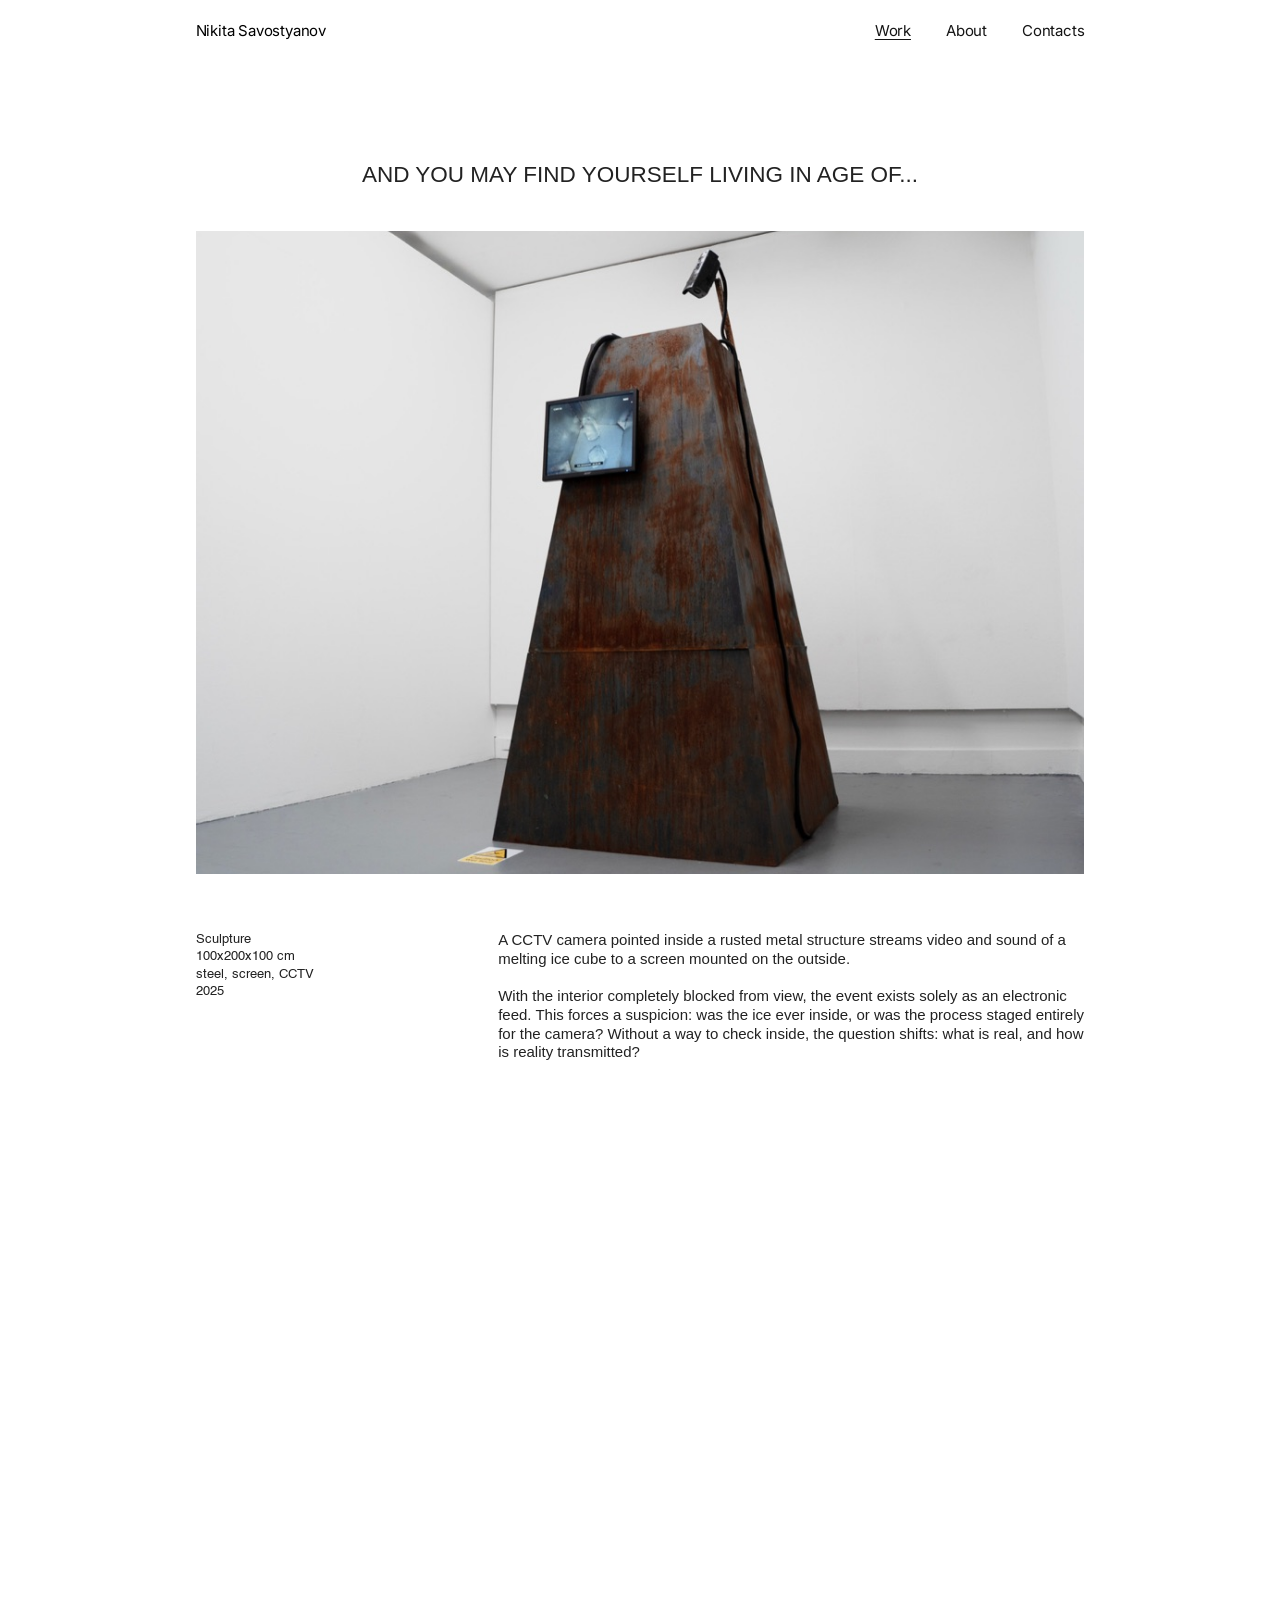
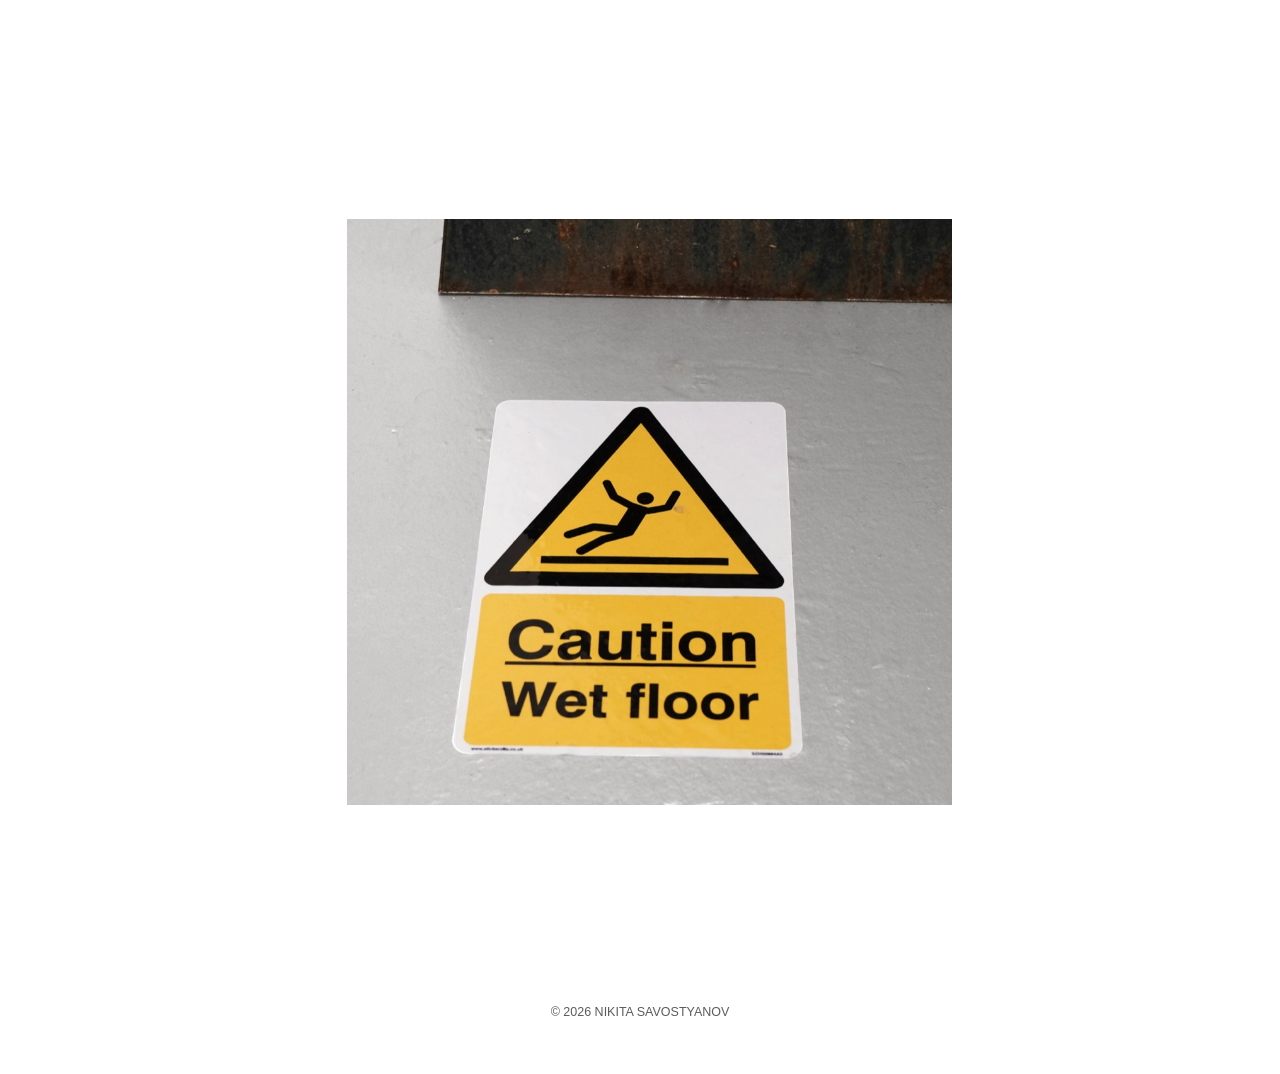
<file: mayfindurself/index.html>
<!doctype html>
<html lang="en">
<head>
<meta charset="utf-8">
<meta name="viewport" content="width=device-width, initial-scale=1">
<title>Nikita Savostyanov — And you may find yourself living in age of...</title>
<meta name="description" content="A CCTV camera pointed inside a rusted metal structure streams video and sound of a melting ice cube to a screen mounted on the outside. With the interior completely blocked from vi">
<meta property="og:title" content="Nikita Savostyanov — And you may find yourself living in age of...">
<meta property="og:description" content="A CCTV camera pointed inside a rusted metal structure streams video and sound of a melting ice cube to a screen mounted on the outside. With the interior completely blocked from vi">
<meta property="og:type" content="website">
<link rel="canonical" href="https://nikitasav.com/mayfindurself/">
<meta property="og:url" content="https://nikitasav.com/mayfindurself/">
<link rel="icon" href="/favicon.svg?v=7ddfe1d6">
<meta property="og:image" content="https://nikitasav.com/media/works/mayfindurself/cover-1961.jpg">
<meta name="twitter:card" content="summary_large_image">
<link rel="preconnect" href="https://fonts.googleapis.com">
<link rel="preconnect" href="https://fonts.gstatic.com" crossorigin>
<link rel="stylesheet" href="https://fonts.googleapis.com/css2?family=Inter:ital,wght@0,400;0,700;1,400;1,700&display=swap">
<link rel="stylesheet" href="/theme/site.css?v=49c65935">
<style>@font-face{font-family:"NS Meta";font-weight:400;font-style:normal;font-display:swap;src:url("/fonts/ns-meta-400.ttf") format("truetype")}@font-face{font-family:"NS Meta";font-weight:300;font-style:normal;font-display:swap;src:url("/fonts/ns-meta-300.ttf") format("truetype")}@font-face{font-family:"NS Meta";font-weight:700;font-style:normal;font-display:swap;src:url("/fonts/ns-meta-700.ttf") format("truetype")}</style>
<script>(function(){if(window.top!==window)return;function z(){var r=window.outerWidth/window.innerWidth,s=[.25,1/3,.5,2/3,.75,.8,.9,1,1.1,1.25,1.5,1.75,2,2.5,3,4,5],b=[1,1.25,1.5,1.75,2,2.25,2.5,3,3.5,4],k=1,i,j,d;for(i=0;i<s.length;i++)if(Math.abs(r/s[i]-1)<.035){d=window.devicePixelRatio/s[i];for(j=0;j<b.length;j++)if(Math.abs(d/b[j]-1)<.03)k=s[i]}document.documentElement.style.setProperty('--zoom',k)}z();addEventListener('resize',z)})()</script>


</head>
<body>
<header class="hdr"><div class="hdr-in"><a class="hdr-name" href="/">Nikita Savostyanov</a><nav><a href="/" class="on">Work</a><a href="/about/">About</a><a href="/contacts/">Contacts</a></nav></div></header>
<main class="page"><div class="grid">
<div class="blk blk-title" data-id="b1" style="--x:5;--y:5;--w:39;--h:2;--mo:0;--ar:39/2"><h1 class="txt t-title a-center">And you may find yourself living in age of...</h1></div>
<div class="blk blk-image" data-id="b2" style="--x:1;--y:9;--w:47;--h:34;--mo:1;--ar:47/34"><img src="/media/works/mayfindurself/01-960.jpg" srcset="/media/works/mayfindurself/01-480.jpg 480w, /media/works/mayfindurself/01-960.jpg 960w, /media/works/mayfindurself/01-1440.jpg 1440w, /media/works/mayfindurself/01-2160.jpg 2160w" sizes="(max-width:800px) 100vw, 69vw" width="2400" height="1786" alt="And you may find yourself living in age of... — Nikita Savostyanov" loading="eager" decoding="async"></div>
<div class="blk blk-text" data-id="b3" style="--x:1;--y:46;--w:13;--h:4;--mo:2;--ar:13/4"><div class="txt t-meta a-left"><p>Sculpture</p><p>100x200x100 cm</p><p>steel, screen, CCTV</p><p>2025</p></div></div>
<div class="blk blk-text" data-id="b4" style="--x:17;--y:46;--w:31;--h:7;--mo:3;--ar:31/7"><div class="txt t-body a-left"><p>A CCTV camera pointed inside a rusted metal structure streams video and sound of a melting ice cube to a screen mounted on the outside.</p><p><br></p><p>With the interior completely blocked from view, the event exists solely as an electronic feed. This forces a suspicion: was the ice ever inside, or was the process staged entirely for the camera? Without a way to check inside, the question shifts: what is real, and how is reality transmitted?</p></div></div>
<div class="blk blk-video" data-id="b5" style="--x:9;--y:56;--w:32;--h:36;--mo:4;--ar:32/36"><video src="https://raw.githubusercontent.com/Nikitasavxyz/videos/main/ice_dripping_02.mp4" autoplay muted loop playsinline preload="auto" data-hover-sound></video></div>
<div class="blk blk-image" data-id="b6" style="--x:9;--y:93;--w:32;--h:31;--mo:5;--ar:32/31"><img src="/media/works/mayfindurself/02-960.jpg" srcset="/media/works/mayfindurself/02-480.jpg 480w, /media/works/mayfindurself/02-960.jpg 960w" sizes="(max-width:800px) 100vw, 47vw" width="1013" height="998" alt="And you may find yourself living in age of... — Nikita Savostyanov" loading="lazy" decoding="async"></div>
<div class="pg-end" style="grid-row:127"></div>
</div></main>
<footer class="ftr">© 2026 NIKITA SAVOSTYANOV</footer>
<script src="/theme/site.js?v=c935e034" defer></script>

</body>
</html>
</file>
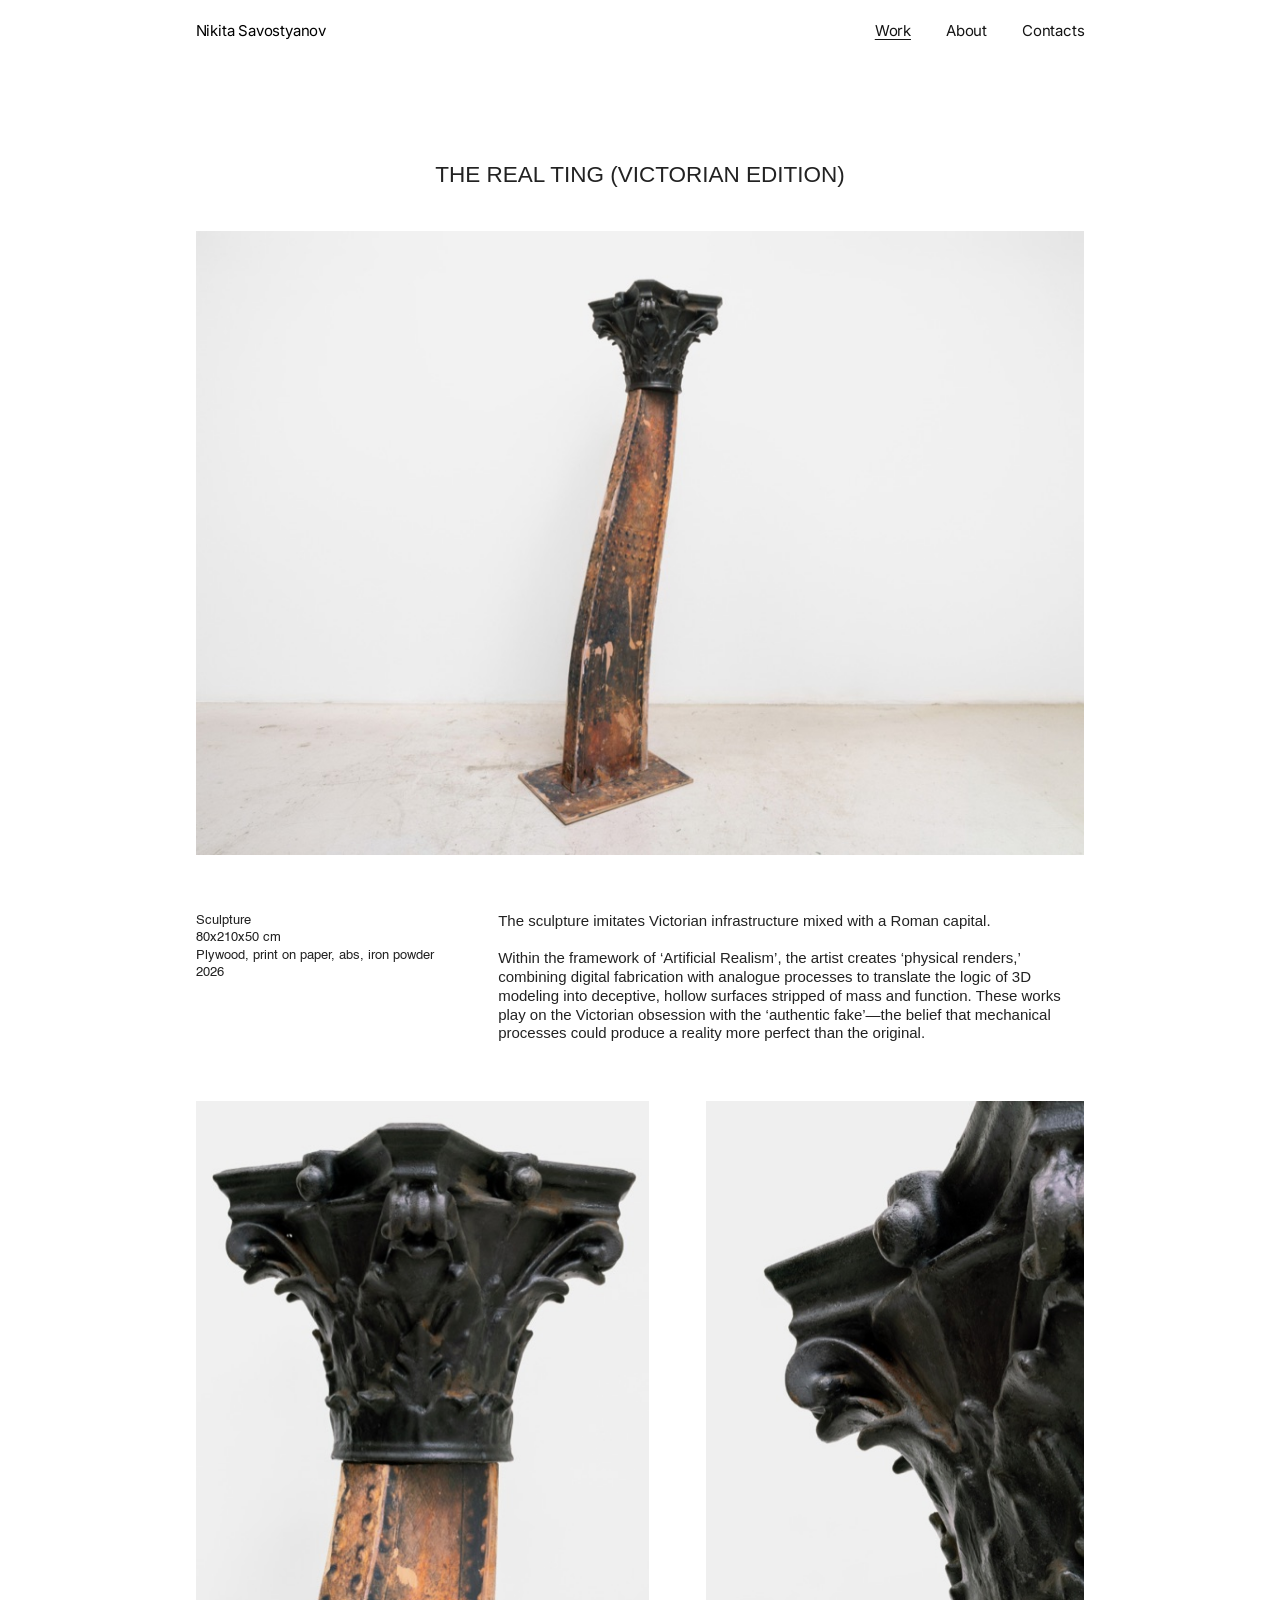
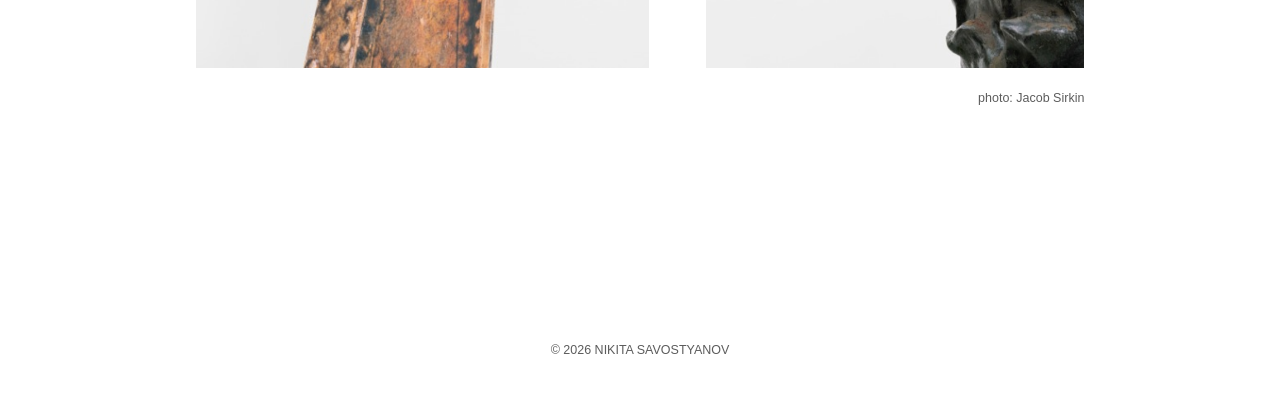
<file: real-thing-real/index.html>
<!doctype html>
<html lang="en">
<head>
<meta charset="utf-8">
<meta name="viewport" content="width=device-width, initial-scale=1">
<title>Nikita Savostyanov — The Real Ting (Victorian edition)</title>
<meta name="description" content="The sculpture imitates Victorian infrastructure mixed with a Roman capital. Within the framework of ‘Artificial Realism’, the artist creates ‘physical renders,’ combining digital f">
<meta property="og:title" content="Nikita Savostyanov — The Real Ting (Victorian edition)">
<meta property="og:description" content="The sculpture imitates Victorian infrastructure mixed with a Roman capital. Within the framework of ‘Artificial Realism’, the artist creates ‘physical renders,’ combining digital f">
<meta property="og:type" content="website">
<link rel="canonical" href="https://nikitasav.com/real-thing-real/">
<meta property="og:url" content="https://nikitasav.com/real-thing-real/">
<link rel="icon" href="/favicon.svg?v=7ddfe1d6">
<meta property="og:image" content="https://nikitasav.com/media/works/real-thing-real/epxanded-smaller-04-5-2160.jpg">
<meta name="twitter:card" content="summary_large_image">
<link rel="preconnect" href="https://fonts.googleapis.com">
<link rel="preconnect" href="https://fonts.gstatic.com" crossorigin>
<link rel="stylesheet" href="https://fonts.googleapis.com/css2?family=Inter:ital,wght@0,400;0,700;1,400;1,700&display=swap">
<link rel="stylesheet" href="/theme/site.css?v=49c65935">
<style>@font-face{font-family:"NS Meta";font-weight:400;font-style:normal;font-display:swap;src:url("/fonts/ns-meta-400.ttf") format("truetype")}@font-face{font-family:"NS Meta";font-weight:300;font-style:normal;font-display:swap;src:url("/fonts/ns-meta-300.ttf") format("truetype")}@font-face{font-family:"NS Meta";font-weight:700;font-style:normal;font-display:swap;src:url("/fonts/ns-meta-700.ttf") format("truetype")}</style>
<script>(function(){if(window.top!==window)return;function z(){var r=window.outerWidth/window.innerWidth,s=[.25,1/3,.5,2/3,.75,.8,.9,1,1.1,1.25,1.5,1.75,2,2.5,3,4,5],b=[1,1.25,1.5,1.75,2,2.25,2.5,3,3.5,4],k=1,i,j,d;for(i=0;i<s.length;i++)if(Math.abs(r/s[i]-1)<.035){d=window.devicePixelRatio/s[i];for(j=0;j<b.length;j++)if(Math.abs(d/b[j]-1)<.03)k=s[i]}document.documentElement.style.setProperty('--zoom',k)}z();addEventListener('resize',z)})()</script>


</head>
<body>
<header class="hdr"><div class="hdr-in"><a class="hdr-name" href="/">Nikita Savostyanov</a><nav><a href="/" class="on">Work</a><a href="/about/">About</a><a href="/contacts/">Contacts</a></nav></div></header>
<main class="page"><div class="grid">
<div class="blk blk-title" data-id="b1" style="--x:5;--y:5;--w:39;--h:2;--mo:0;--ar:39/2"><h1 class="txt t-title a-center">The Real Ting (Victorian edition)</h1></div>
<div class="blk blk-image" data-id="b2" style="--x:1;--y:9;--w:47;--h:33;--mo:1;--ar:47/33"><img src="/media/works/real-thing-real/epxanded-smaller-04-5-960.jpg" srcset="/media/works/real-thing-real/epxanded-smaller-04-5-480.jpg 480w, /media/works/real-thing-real/epxanded-smaller-04-5-960.jpg 960w, /media/works/real-thing-real/epxanded-smaller-04-5-1440.jpg 1440w, /media/works/real-thing-real/epxanded-smaller-04-5-2160.jpg 2160w" sizes="(max-width:800px) 100vw, 69vw" width="3465" height="2412" alt="The Real Ting (Victorian edition) — Nikita Savostyanov" loading="eager" decoding="async"></div>
<div class="blk blk-text" data-id="b3" style="--x:1;--y:45;--w:13;--h:4;--mo:2;--ar:13/4"><div class="txt t-meta a-left"><p>Sculpture</p><p>80x210x50 cm</p><p>Plywood, print on paper, abs, iron powder</p><p>2026</p></div></div>
<div class="blk blk-text" data-id="b4" style="--x:17;--y:45;--w:31;--h:7;--mo:3;--ar:31/7"><div class="txt t-body a-left"><p>The sculpture imitates Victorian infrastructure mixed with a Roman capital.</p><p><br></p><p>Within the framework of ‘Artificial Realism’, the artist creates ‘physical renders,’ combining digital fabrication with analogue processes to translate the logic of 3D modeling into deceptive, hollow surfaces stripped of mass and function. These works play on the Victorian obsession with the ‘authentic fake’—the belief that mechanical processes could produce a reality more perfect than the original.</p></div></div>
<div class="blk blk-image" data-id="b5" style="--x:1;--y:55;--w:24;--h:30;--mo:4;--ar:24/30"><img src="/media/works/real-thing-real/02-3-960.jpg" srcset="/media/works/real-thing-real/02-3-480.jpg 480w, /media/works/real-thing-real/02-3-960.jpg 960w, /media/works/real-thing-real/02-3-1440.jpg 1440w, /media/works/real-thing-real/02-3-2160.jpg 2160w" sizes="(max-width:800px) 100vw, 35vw" width="2400" height="3012" alt="The Real Ting (Victorian edition) — Nikita Savostyanov" loading="lazy" decoding="async"></div>
<div class="blk blk-image" data-id="b6" style="--x:28;--y:55;--w:20;--h:30;--mo:5;--ar:20/30"><img src="/media/works/real-thing-real/03-3-960.jpg" srcset="/media/works/real-thing-real/03-3-480.jpg 480w, /media/works/real-thing-real/03-3-960.jpg 960w, /media/works/real-thing-real/03-3-1440.jpg 1440w, /media/works/real-thing-real/03-3-2160.jpg 2160w" sizes="(max-width:800px) 100vw, 30vw" width="2400" height="3433" alt="The Real Ting (Victorian edition) — Nikita Savostyanov" loading="lazy" decoding="async"></div>
<div class="blk blk-text" data-id="b7" style="--x:29;--y:86;--w:19;--h:2;--mo:6;--ar:19/2"><div class="txt t-small a-right" style="font-size:calc(10 * var(--fpx))"><p>photo: Jacob Sirkin</p></div></div>
<div class="pg-end" style="grid-row:92"></div>
</div></main>
<footer class="ftr">© 2026 NIKITA SAVOSTYANOV</footer>
<script src="/theme/site.js?v=c935e034" defer></script>

</body>
</html>
</file>
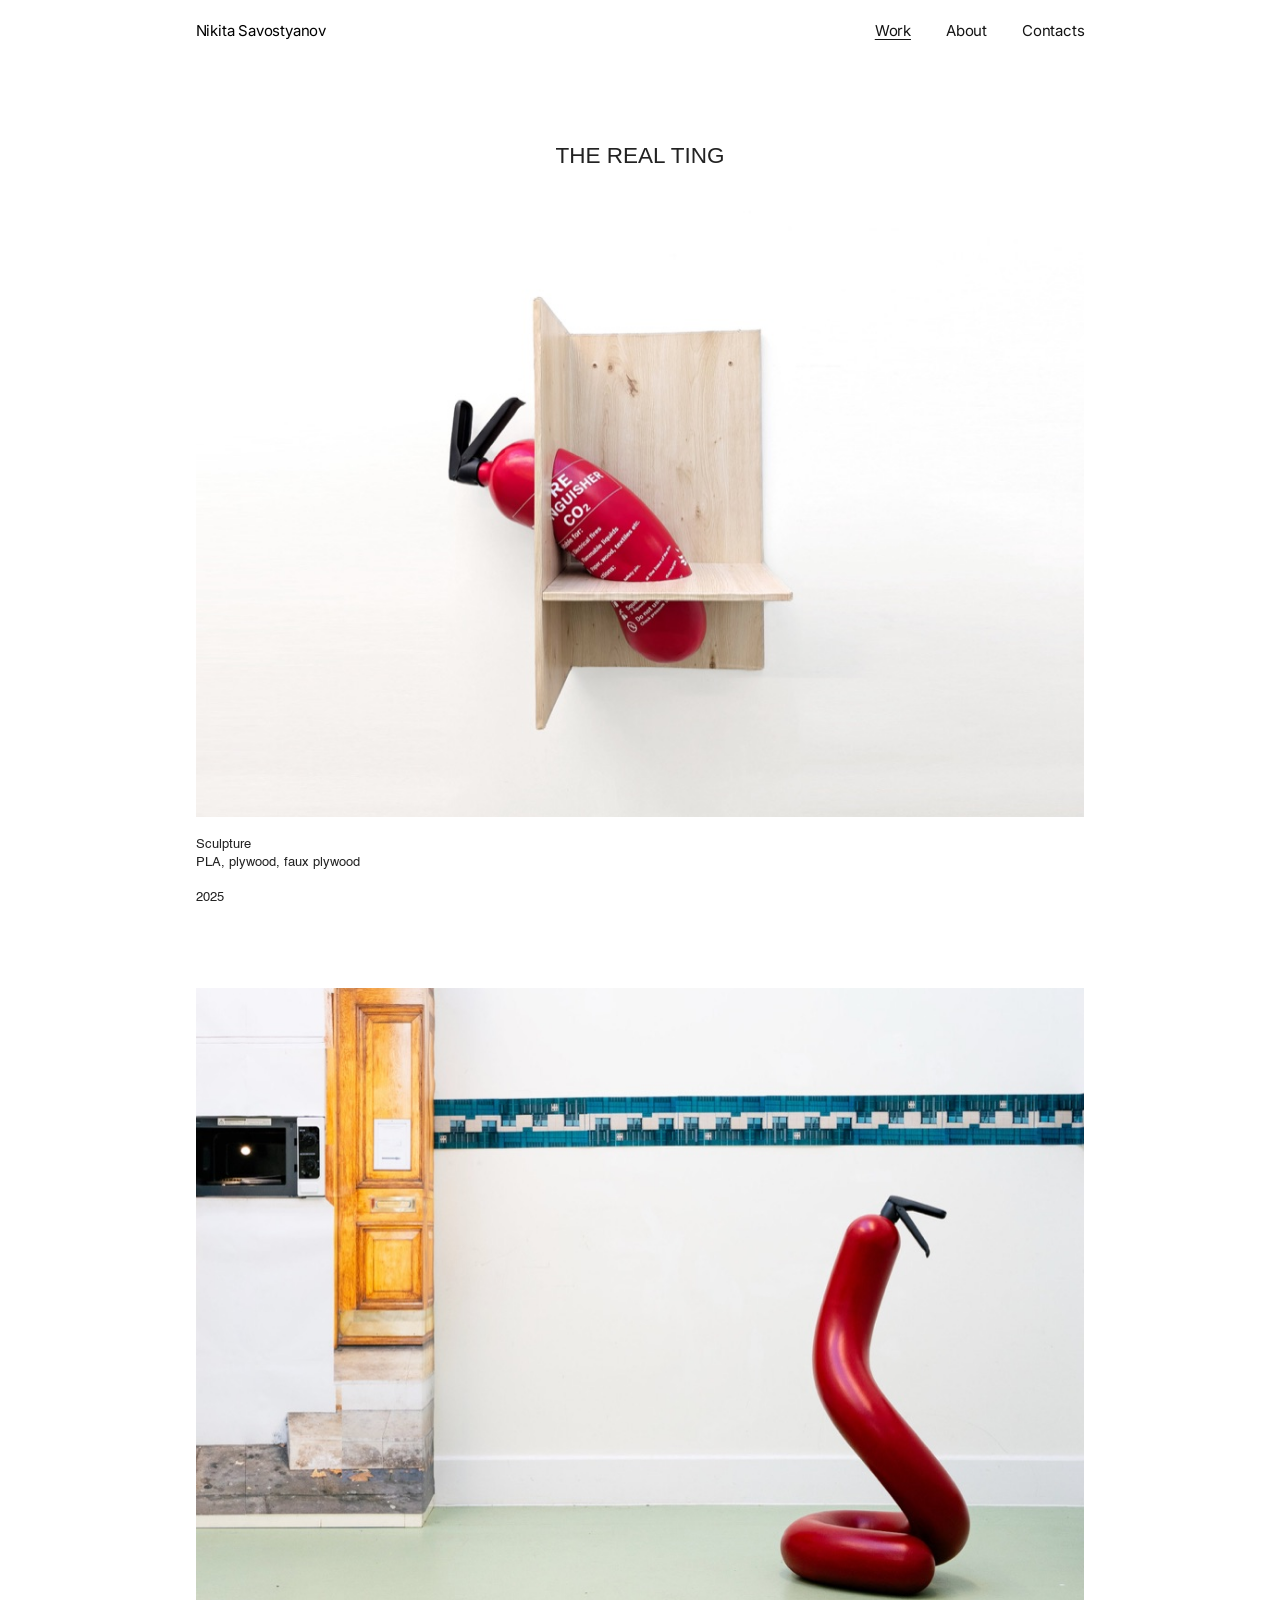
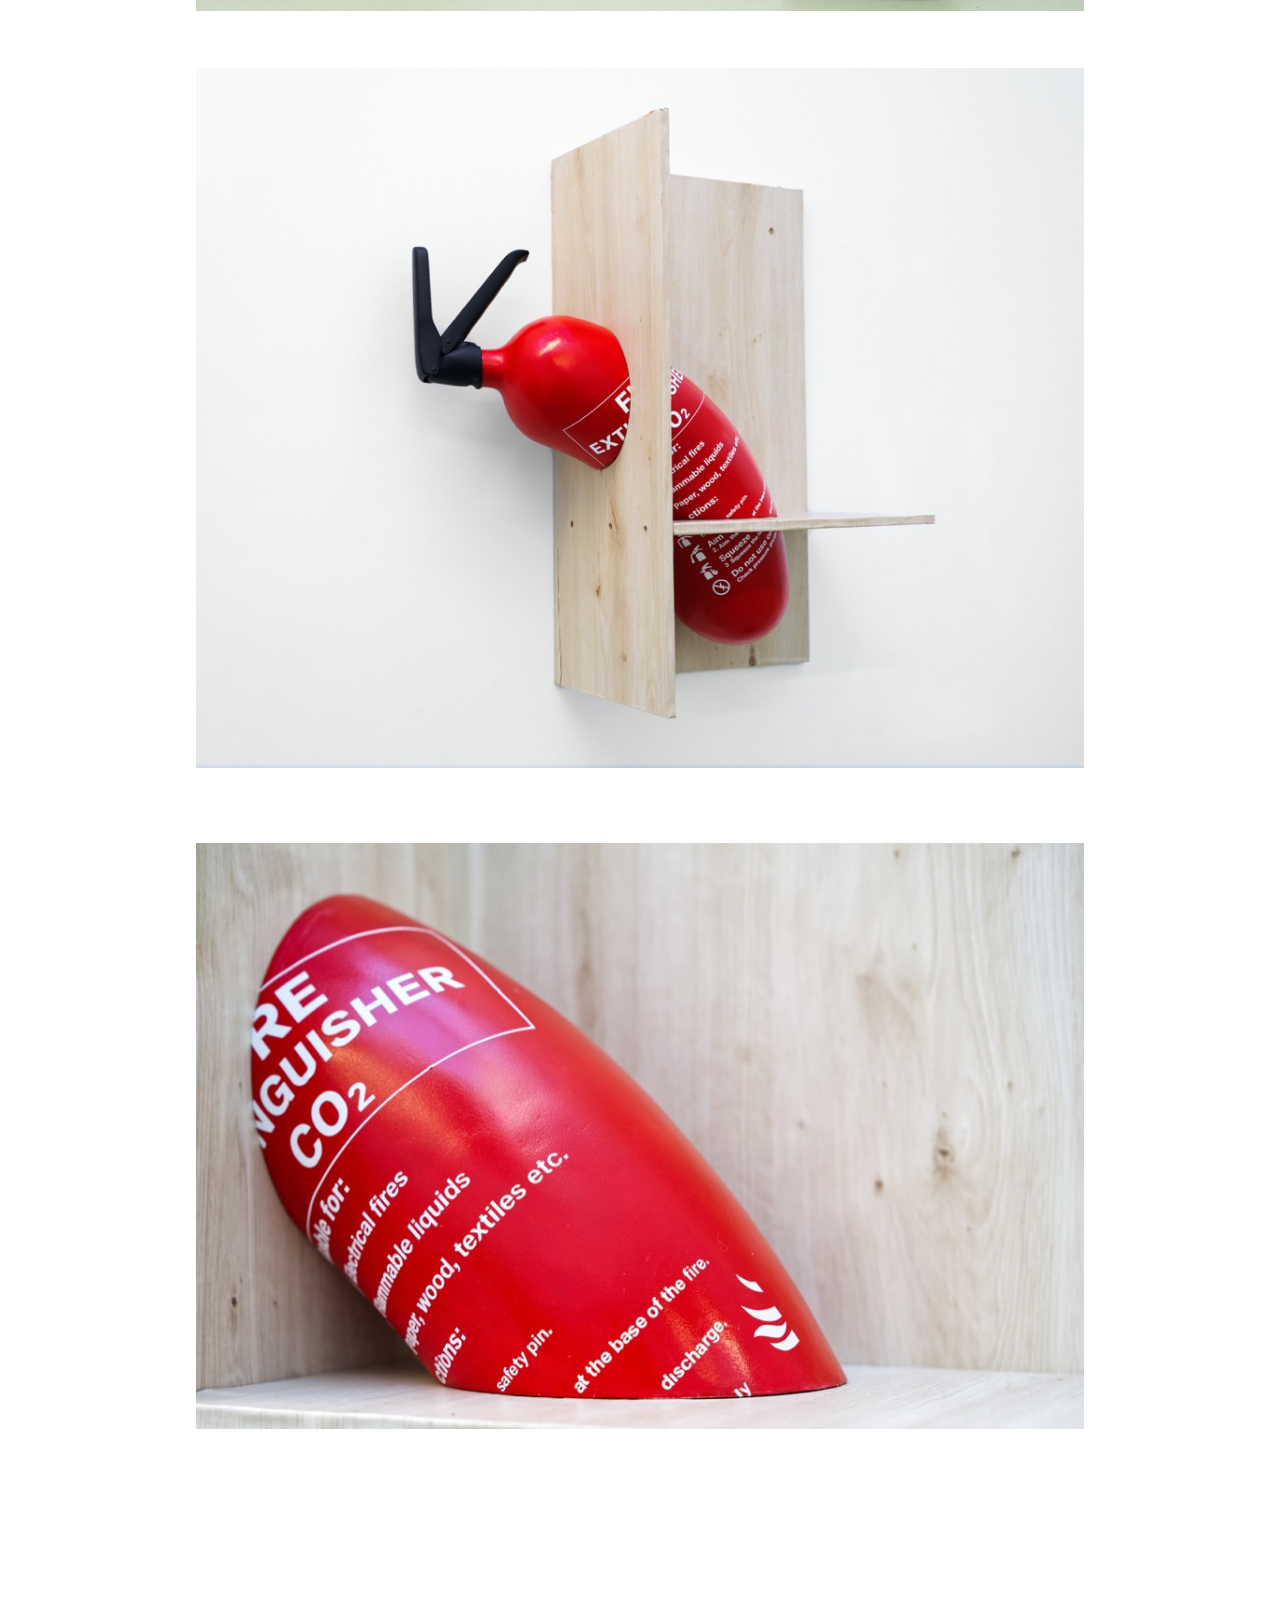
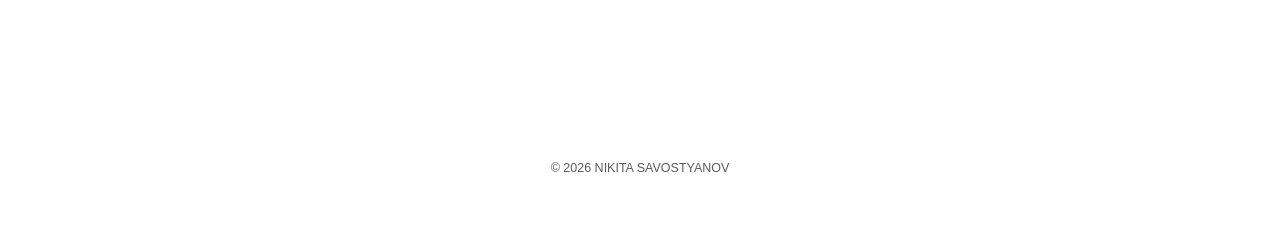
<file: real-ting/index.html>
<!doctype html>
<html lang="en">
<head>
<meta charset="utf-8">
<meta name="viewport" content="width=device-width, initial-scale=1">
<title>Nikita Savostyanov — The Real Ting</title>
<meta name="description" content="Nikita Savostyanov is a London-based artist working with sculpture and installation. Works, exhibitions and contact.">
<meta property="og:title" content="Nikita Savostyanov — The Real Ting">
<meta property="og:description" content="Nikita Savostyanov is a London-based artist working with sculpture and installation. Works, exhibitions and contact.">
<meta property="og:type" content="website">
<link rel="canonical" href="https://nikitasav.com/real-ting/">
<meta property="og:url" content="https://nikitasav.com/real-ting/">
<link rel="icon" href="/favicon.svg?v=7ddfe1d6">
<meta property="og:image" content="https://nikitasav.com/media/works/real-ting/cover-2160.jpg">
<meta name="twitter:card" content="summary_large_image">
<link rel="preconnect" href="https://fonts.googleapis.com">
<link rel="preconnect" href="https://fonts.gstatic.com" crossorigin>
<link rel="stylesheet" href="https://fonts.googleapis.com/css2?family=Inter:ital,wght@0,400;0,700;1,400;1,700&display=swap">
<link rel="stylesheet" href="/theme/site.css?v=49c65935">
<style>@font-face{font-family:"NS Meta";font-weight:400;font-style:normal;font-display:swap;src:url("/fonts/ns-meta-400.ttf") format("truetype")}@font-face{font-family:"NS Meta";font-weight:300;font-style:normal;font-display:swap;src:url("/fonts/ns-meta-300.ttf") format("truetype")}@font-face{font-family:"NS Meta";font-weight:700;font-style:normal;font-display:swap;src:url("/fonts/ns-meta-700.ttf") format("truetype")}</style>
<script>(function(){if(window.top!==window)return;function z(){var r=window.outerWidth/window.innerWidth,s=[.25,1/3,.5,2/3,.75,.8,.9,1,1.1,1.25,1.5,1.75,2,2.5,3,4,5],b=[1,1.25,1.5,1.75,2,2.25,2.5,3,3.5,4],k=1,i,j,d;for(i=0;i<s.length;i++)if(Math.abs(r/s[i]-1)<.035){d=window.devicePixelRatio/s[i];for(j=0;j<b.length;j++)if(Math.abs(d/b[j]-1)<.03)k=s[i]}document.documentElement.style.setProperty('--zoom',k)}z();addEventListener('resize',z)})()</script>


</head>
<body>
<header class="hdr"><div class="hdr-in"><a class="hdr-name" href="/">Nikita Savostyanov</a><nav><a href="/" class="on">Work</a><a href="/about/">About</a><a href="/contacts/">Contacts</a></nav></div></header>
<main class="page"><div class="grid">
<div class="blk blk-title" data-id="b1" style="--x:5;--y:4;--w:39;--h:2;--mo:0;--ar:39/2"><h1 class="txt t-title a-center">The Real Ting</h1></div>
<div class="blk blk-image" data-id="b2" style="--x:1;--y:7;--w:47;--h:33;--mo:1;--ar:47/33"><img src="/media/works/real-ting/01-960.jpg" srcset="/media/works/real-ting/01-480.jpg 480w, /media/works/real-ting/01-960.jpg 960w, /media/works/real-ting/01-1440.jpg 1440w, /media/works/real-ting/01-2160.jpg 2160w" sizes="(max-width:800px) 100vw, 69vw" width="2400" height="1728" alt="The Real Ting — Nikita Savostyanov" loading="eager" decoding="async"></div>
<div class="blk blk-text" data-id="b3" style="--x:1;--y:41;--w:13;--h:4;--mo:2;--ar:13/4"><div class="txt t-meta a-left"><p>Sculpture</p><p>PLA, plywood, faux plywood</p><p><br></p><p>2025</p></div></div>
<div class="blk blk-image" data-id="b4" style="--x:1;--y:49;--w:47;--h:33;--mo:3;--ar:47/33"><img src="/media/works/real-ting/02-960.jpg" srcset="/media/works/real-ting/02-480.jpg 480w, /media/works/real-ting/02-960.jpg 960w, /media/works/real-ting/02-1440.jpg 1440w, /media/works/real-ting/02-2148.jpg 2148w" sizes="(max-width:800px) 100vw, 69vw" width="2148" height="1551" alt="The Real Ting — Nikita Savostyanov" loading="lazy" decoding="async"></div>
<div class="blk blk-image" data-id="b5" style="--x:1;--y:85;--w:47;--h:37;--mo:4;--ar:47/37"><img src="/media/works/real-ting/03-960.jpg" srcset="/media/works/real-ting/03-480.jpg 480w, /media/works/real-ting/03-960.jpg 960w, /media/works/real-ting/03-1440.jpg 1440w, /media/works/real-ting/03-2160.jpg 2160w" sizes="(max-width:800px) 100vw, 69vw" width="2400" height="1880" alt="The Real Ting — Nikita Savostyanov" loading="lazy" decoding="async"></div>
<div class="blk blk-image" data-id="b6" style="--x:1;--y:126;--w:47;--h:31;--mo:5;--ar:47/31"><img src="/media/works/real-ting/04-960.jpg" srcset="/media/works/real-ting/04-480.jpg 480w, /media/works/real-ting/04-960.jpg 960w, /media/works/real-ting/04-1440.jpg 1440w, /media/works/real-ting/04-2160.jpg 2160w" sizes="(max-width:800px) 100vw, 69vw" width="2400" height="1563" alt="The Real Ting — Nikita Savostyanov" loading="lazy" decoding="async"></div>
<div class="pg-end" style="grid-row:167"></div>
</div></main>
<footer class="ftr">© 2026 NIKITA SAVOSTYANOV</footer>
<script src="/theme/site.js?v=c935e034" defer></script>

</body>
</html>
</file>
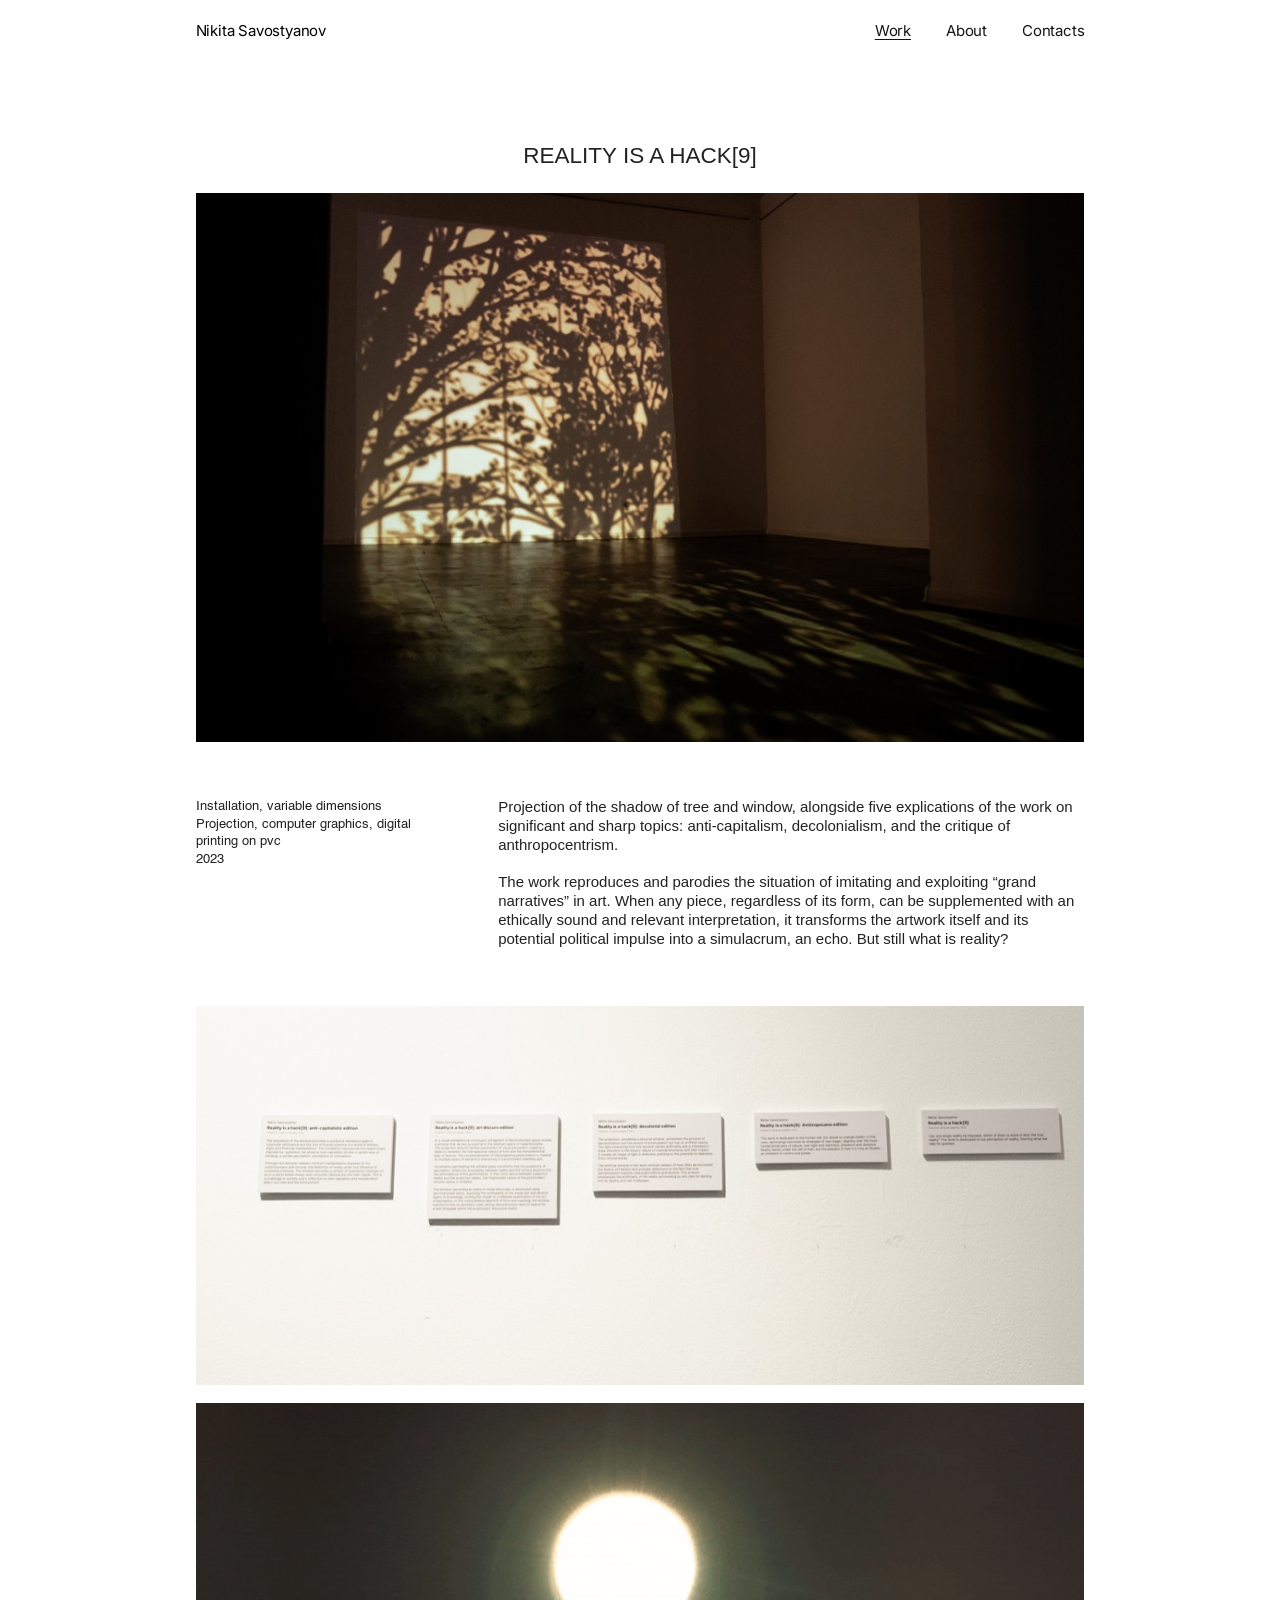
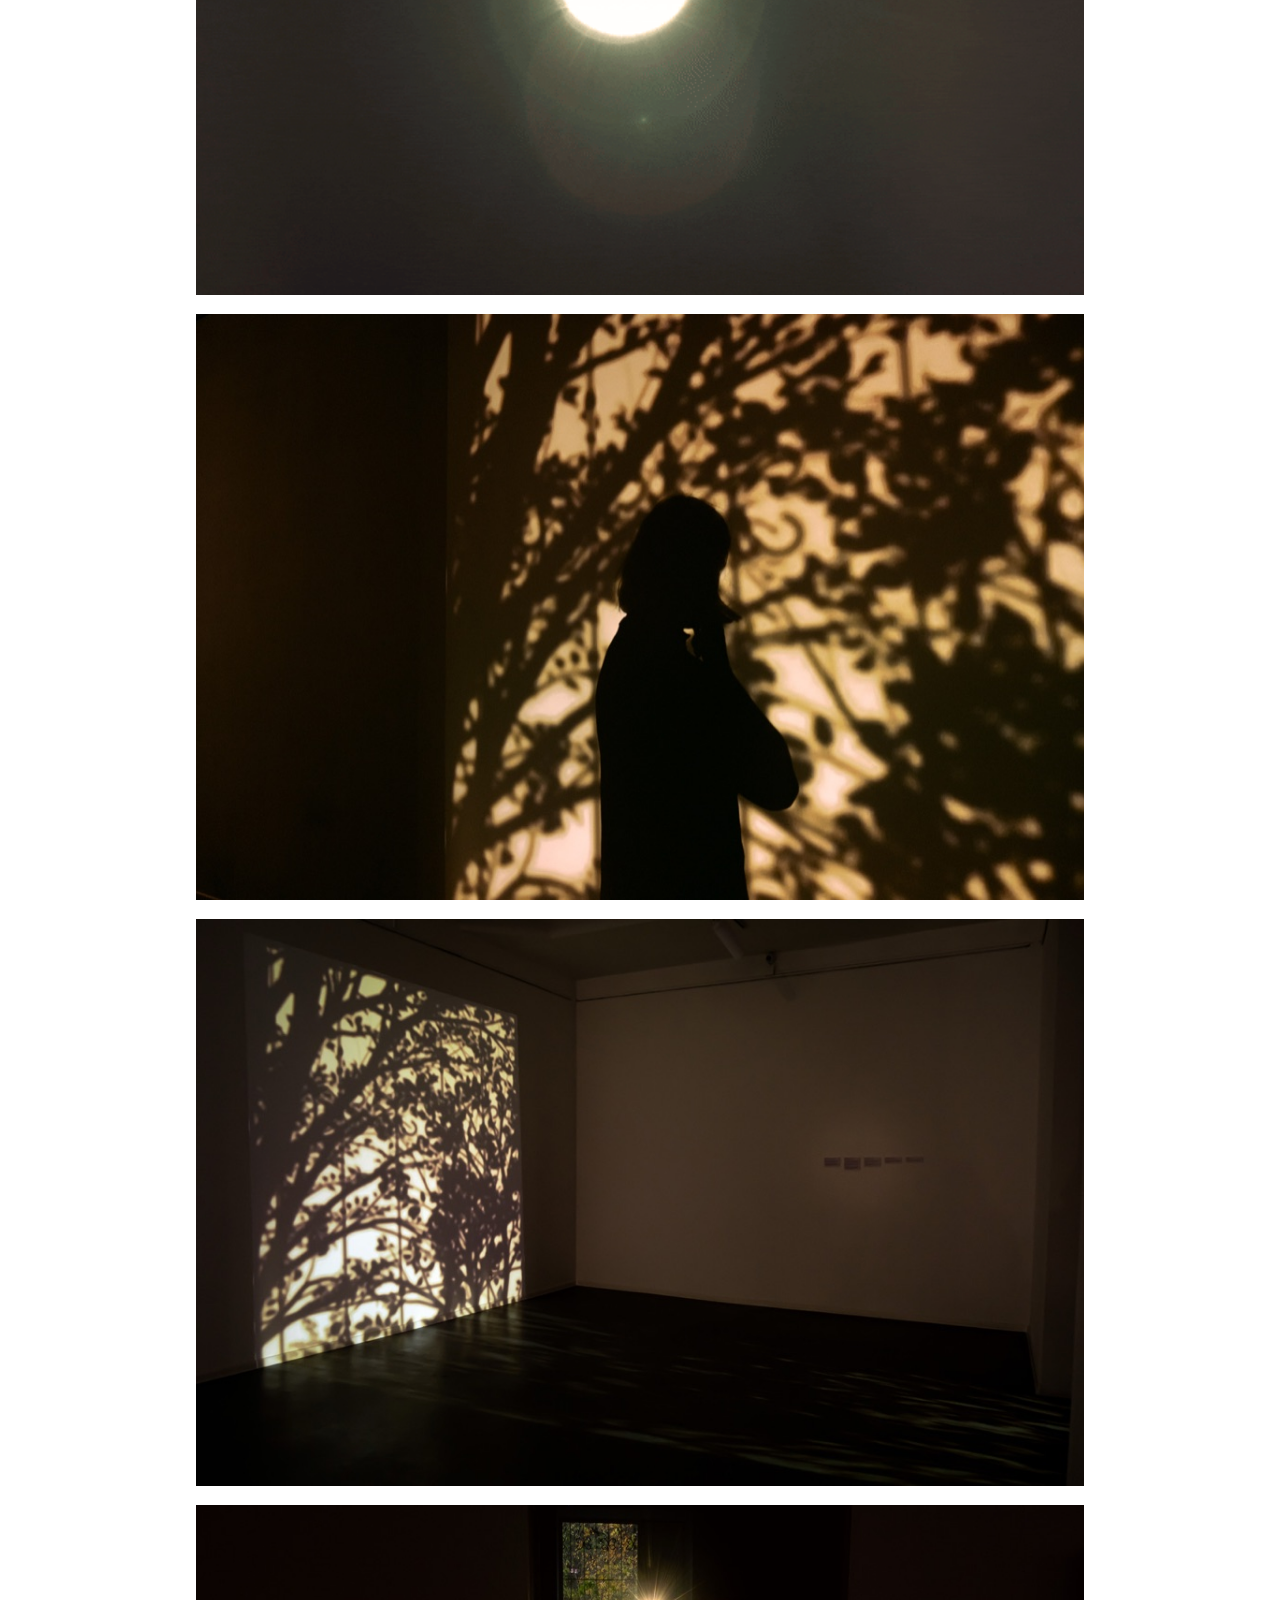
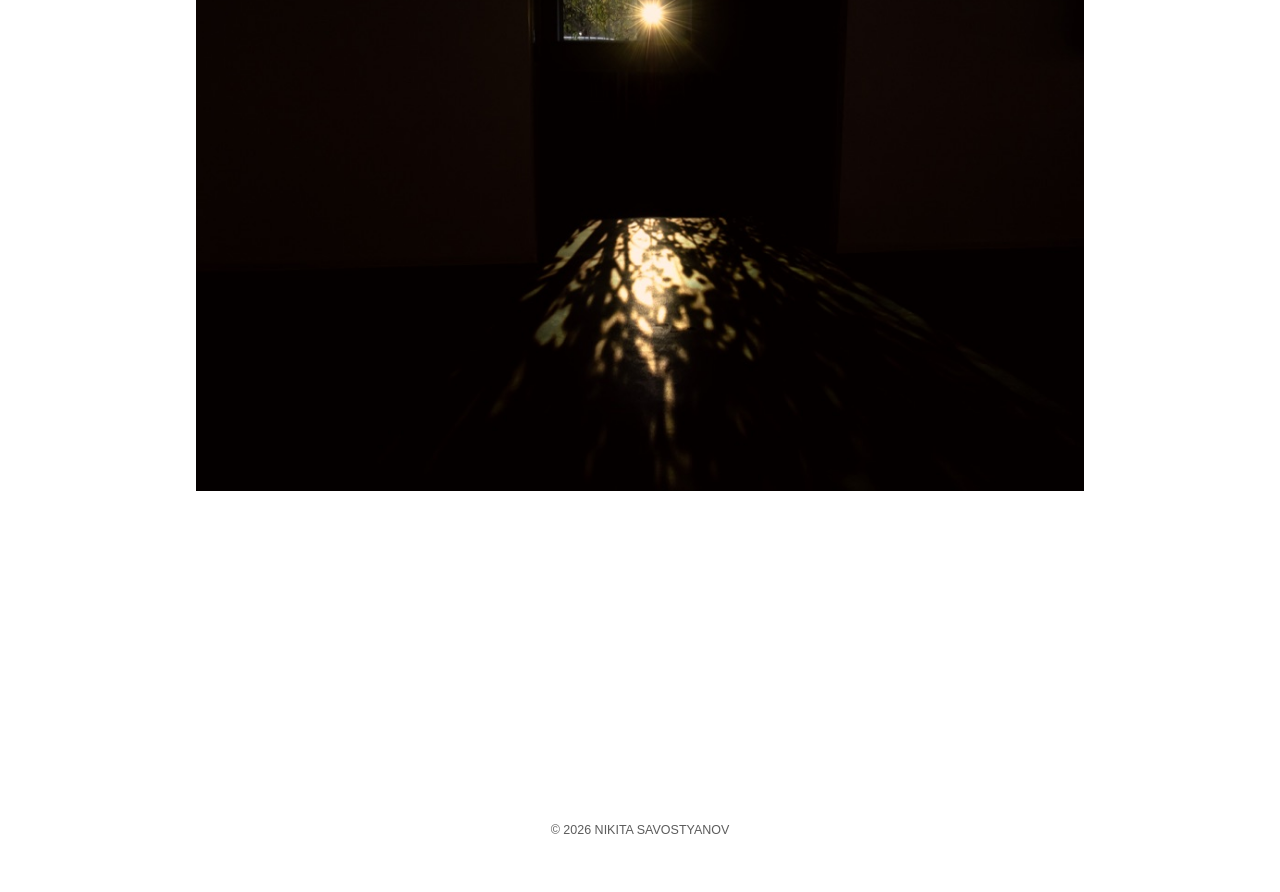
<file: realityisahack/index.html>
<!doctype html>
<html lang="en">
<head>
<meta charset="utf-8">
<meta name="viewport" content="width=device-width, initial-scale=1">
<title>Nikita Savostyanov — Reality is a Hack[9]</title>
<meta name="description" content="Projection of the shadow of tree and window, alongside five explications of the work on significant and sharp topics: anti-capitalism, decolonialism, and the critique of anthropoce">
<meta property="og:title" content="Nikita Savostyanov — Reality is a Hack[9]">
<meta property="og:description" content="Projection of the shadow of tree and window, alongside five explications of the work on significant and sharp topics: anti-capitalism, decolonialism, and the critique of anthropoce">
<meta property="og:type" content="website">
<link rel="canonical" href="https://nikitasav.com/realityisahack/">
<meta property="og:url" content="https://nikitasav.com/realityisahack/">
<link rel="icon" href="/favicon.svg?v=7ddfe1d6">
<meta property="og:image" content="https://nikitasav.com/media/works/realityisahack/cover-2059.jpg">
<meta name="twitter:card" content="summary_large_image">
<link rel="preconnect" href="https://fonts.googleapis.com">
<link rel="preconnect" href="https://fonts.gstatic.com" crossorigin>
<link rel="stylesheet" href="https://fonts.googleapis.com/css2?family=Inter:ital,wght@0,400;0,700;1,400;1,700&display=swap">
<link rel="stylesheet" href="/theme/site.css?v=49c65935">
<style>@font-face{font-family:"NS Meta";font-weight:400;font-style:normal;font-display:swap;src:url("/fonts/ns-meta-400.ttf") format("truetype")}@font-face{font-family:"NS Meta";font-weight:300;font-style:normal;font-display:swap;src:url("/fonts/ns-meta-300.ttf") format("truetype")}@font-face{font-family:"NS Meta";font-weight:700;font-style:normal;font-display:swap;src:url("/fonts/ns-meta-700.ttf") format("truetype")}</style>
<script>(function(){if(window.top!==window)return;function z(){var r=window.outerWidth/window.innerWidth,s=[.25,1/3,.5,2/3,.75,.8,.9,1,1.1,1.25,1.5,1.75,2,2.5,3,4,5],b=[1,1.25,1.5,1.75,2,2.25,2.5,3,3.5,4],k=1,i,j,d;for(i=0;i<s.length;i++)if(Math.abs(r/s[i]-1)<.035){d=window.devicePixelRatio/s[i];for(j=0;j<b.length;j++)if(Math.abs(d/b[j]-1)<.03)k=s[i]}document.documentElement.style.setProperty('--zoom',k)}z();addEventListener('resize',z)})()</script>


</head>
<body>
<header class="hdr"><div class="hdr-in"><a class="hdr-name" href="/">Nikita Savostyanov</a><nav><a href="/" class="on">Work</a><a href="/about/">About</a><a href="/contacts/">Contacts</a></nav></div></header>
<main class="page"><div class="grid">
<div class="blk blk-title" data-id="b1" style="--x:5;--y:4;--w:39;--h:2;--mo:0;--ar:39/2"><h1 class="txt t-title a-center">Reality is a Hack[9]</h1></div>
<div class="blk blk-image" data-id="b2" style="--x:1;--y:7;--w:47;--h:29;--mo:1;--ar:47/29"><img src="/media/works/realityisahack/01-960.jpg" srcset="/media/works/realityisahack/01-480.jpg 480w, /media/works/realityisahack/01-960.jpg 960w, /media/works/realityisahack/01-1440.jpg 1440w, /media/works/realityisahack/01-2059.jpg 2059w" sizes="(max-width:800px) 100vw, 69vw" width="2059" height="1253" alt="Reality is a Hack[9] — Nikita Savostyanov" loading="eager" decoding="async"></div>
<div class="blk blk-text" data-id="b3" style="--x:1;--y:39;--w:13;--h:4;--mo:2;--ar:13/4"><div class="txt t-meta a-left"><p>Installation, variable dimensions</p><p>Projection, computer graphics, digital printing on pvc</p><p>2023</p></div></div>
<div class="blk blk-text" data-id="b4" style="--x:17;--y:39;--w:31;--h:8;--mo:3;--ar:31/8"><div class="txt t-body a-left"><p>Projection of the shadow of tree and window, alongside five explications of the work on significant and sharp topics: anti-capitalism, decolonialism, and the critique of anthropocentrism.</p><p><br></p><p>The work reproduces and parodies the situation of imitating and exploiting “grand narratives” in art. When any piece, regardless of its form, can be supplemented with an ethically sound and relevant interpretation, it transforms the artwork itself and its potential political impulse into a simulacrum, an echo. But still what is reality?</p></div></div>
<div class="blk blk-slideshow" data-id="b5" style="--x:1;--y:50;--w:47;--h:20;--mo:4;--ar:47/20"><div class="ss" data-ss><div class="ss-slide on"><img src="/media/works/realityisahack/slide-1-960.jpg" srcset="/media/works/realityisahack/slide-1-480.jpg 480w, /media/works/realityisahack/slide-1-960.jpg 960w, /media/works/realityisahack/slide-1-1440.jpg 1440w, /media/works/realityisahack/slide-1-2110.jpg 2110w" sizes="(max-width:800px) 100vw, 69vw" width="2110" height="1187" alt="Reality is a Hack[9] — Nikita Savostyanov" loading="lazy" decoding="async"></div><div class="ss-slide"><img src="/media/works/realityisahack/slide-2-960.jpg" srcset="/media/works/realityisahack/slide-2-480.jpg 480w, /media/works/realityisahack/slide-2-960.jpg 960w, /media/works/realityisahack/slide-2-1440.jpg 1440w, /media/works/realityisahack/slide-2-1872.jpg 1872w" sizes="(max-width:800px) 100vw, 69vw" width="1872" height="1248" alt="Reality is a Hack[9] — Nikita Savostyanov" loading="lazy" decoding="async"></div><div class="ss-slide"><img src="/media/works/realityisahack/slide-3-960.jpg" srcset="/media/works/realityisahack/slide-3-480.jpg 480w, /media/works/realityisahack/slide-3-960.jpg 960w, /media/works/realityisahack/slide-3-1440.jpg 1440w, /media/works/realityisahack/slide-3-1872.jpg 1872w" sizes="(max-width:800px) 100vw, 69vw" width="1872" height="1248" alt="Reality is a Hack[9] — Nikita Savostyanov" loading="lazy" decoding="async"></div><div class="ss-slide"><img src="/media/works/realityisahack/slide-4-960.jpg" srcset="/media/works/realityisahack/slide-4-480.jpg 480w, /media/works/realityisahack/slide-4-960.jpg 960w, /media/works/realityisahack/slide-4-1440.jpg 1440w, /media/works/realityisahack/slide-4-1872.jpg 1872w" sizes="(max-width:800px) 100vw, 69vw" width="1872" height="1248" alt="Reality is a Hack[9] — Nikita Savostyanov" loading="lazy" decoding="async"></div><div class="ss-slide"><img src="/media/works/realityisahack/slide-5-960.jpg" srcset="/media/works/realityisahack/slide-5-480.jpg 480w, /media/works/realityisahack/slide-5-960.jpg 960w, /media/works/realityisahack/slide-5-1440.jpg 1440w, /media/works/realityisahack/slide-5-1872.jpg 1872w" sizes="(max-width:800px) 100vw, 69vw" width="1872" height="1248" alt="Reality is a Hack[9] — Nikita Savostyanov" loading="lazy" decoding="async"></div><div class="ss-slide"><img src="/media/works/realityisahack/slide-6-960.jpg" srcset="/media/works/realityisahack/slide-6-480.jpg 480w, /media/works/realityisahack/slide-6-960.jpg 960w, /media/works/realityisahack/slide-6-1440.jpg 1440w, /media/works/realityisahack/slide-6-1872.jpg 1872w" sizes="(max-width:800px) 100vw, 69vw" width="1872" height="1248" alt="Reality is a Hack[9] — Nikita Savostyanov" loading="lazy" decoding="async"></div><button class="ss-btn ss-prev" aria-label="Previous"></button><button class="ss-btn ss-next" aria-label="Next"></button></div></div>
<div class="blk blk-image" data-id="b6" style="--x:1;--y:71;--w:47;--h:26;--mo:5;--ar:47/26"><img src="/media/works/realityisahack/02.gif" width="600" height="338" alt="Reality is a Hack[9] — Nikita Savostyanov" loading="lazy" decoding="async"></div>
<div class="blk blk-image" data-id="b7" style="--x:1;--y:98;--w:47;--h:31;--mo:6;--ar:47/31"><img src="/media/works/realityisahack/03-960.jpg" srcset="/media/works/realityisahack/03-480.jpg 480w, /media/works/realityisahack/03-960.jpg 960w, /media/works/realityisahack/03-1440.jpg 1440w, /media/works/realityisahack/03-2160.jpg 2160w" sizes="(max-width:800px) 100vw, 69vw" width="2400" height="1566" alt="Reality is a Hack[9] — Nikita Savostyanov" loading="lazy" decoding="async"></div>
<div class="blk blk-image" data-id="b8" style="--x:1;--y:130;--w:47;--h:30;--mo:7;--ar:47/30"><img src="/media/works/realityisahack/04-960.jpg" srcset="/media/works/realityisahack/04-480.jpg 480w, /media/works/realityisahack/04-960.jpg 960w, /media/works/realityisahack/04-1440.jpg 1440w, /media/works/realityisahack/04-2160.jpg 2160w" sizes="(max-width:800px) 100vw, 69vw" width="2400" height="1515" alt="Reality is a Hack[9] — Nikita Savostyanov" loading="lazy" decoding="async"></div>
<div class="blk blk-image" data-id="b9" style="--x:1;--y:161;--w:47;--h:31;--mo:8;--ar:47/31"><img src="/media/works/realityisahack/05-960.jpg" srcset="/media/works/realityisahack/05-480.jpg 480w, /media/works/realityisahack/05-960.jpg 960w, /media/works/realityisahack/05-1440.jpg 1440w, /media/works/realityisahack/05-2160.jpg 2160w" sizes="(max-width:800px) 100vw, 69vw" width="2973" height="2011" alt="Reality is a Hack[9] — Nikita Savostyanov" loading="lazy" decoding="async"></div>
<div class="pg-end" style="grid-row:202"></div>
</div></main>
<footer class="ftr">© 2026 NIKITA SAVOSTYANOV</footer>
<script src="/theme/site.js?v=c935e034" defer></script>

</body>
</html>
</file>
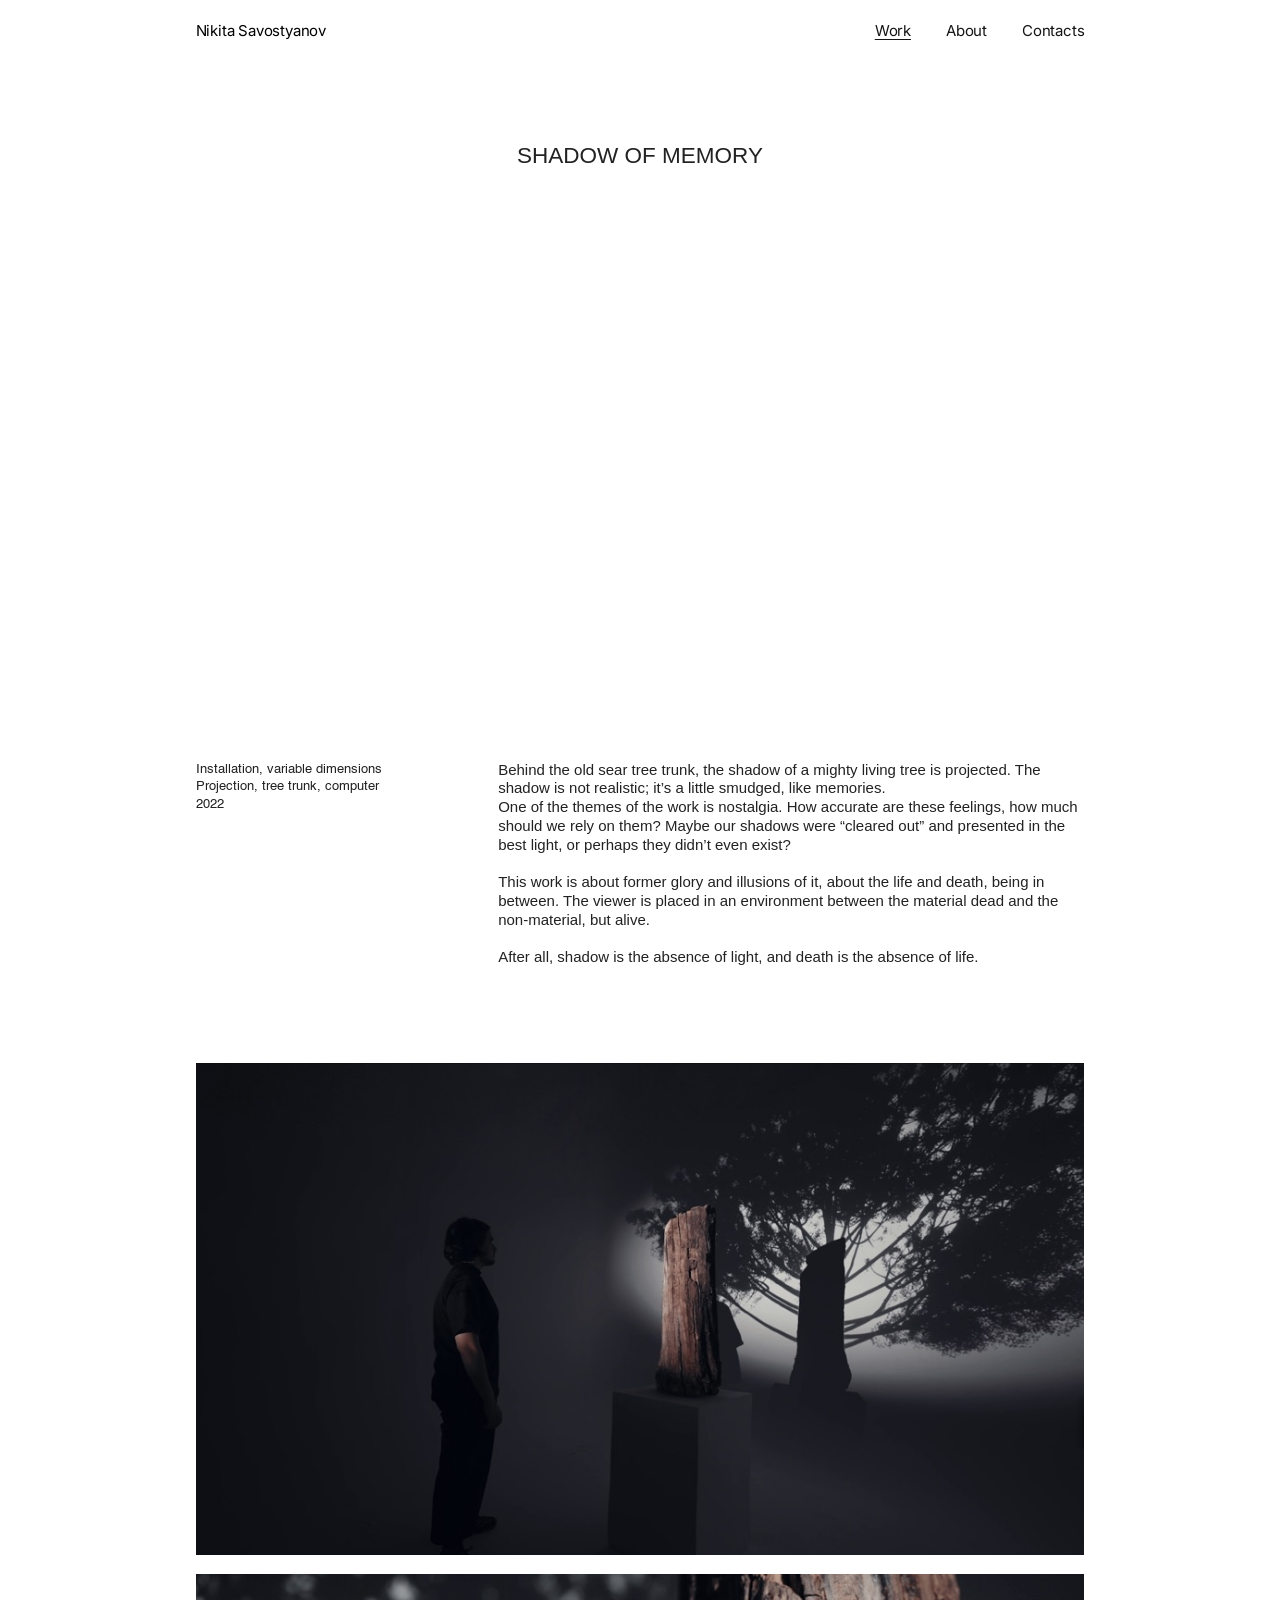
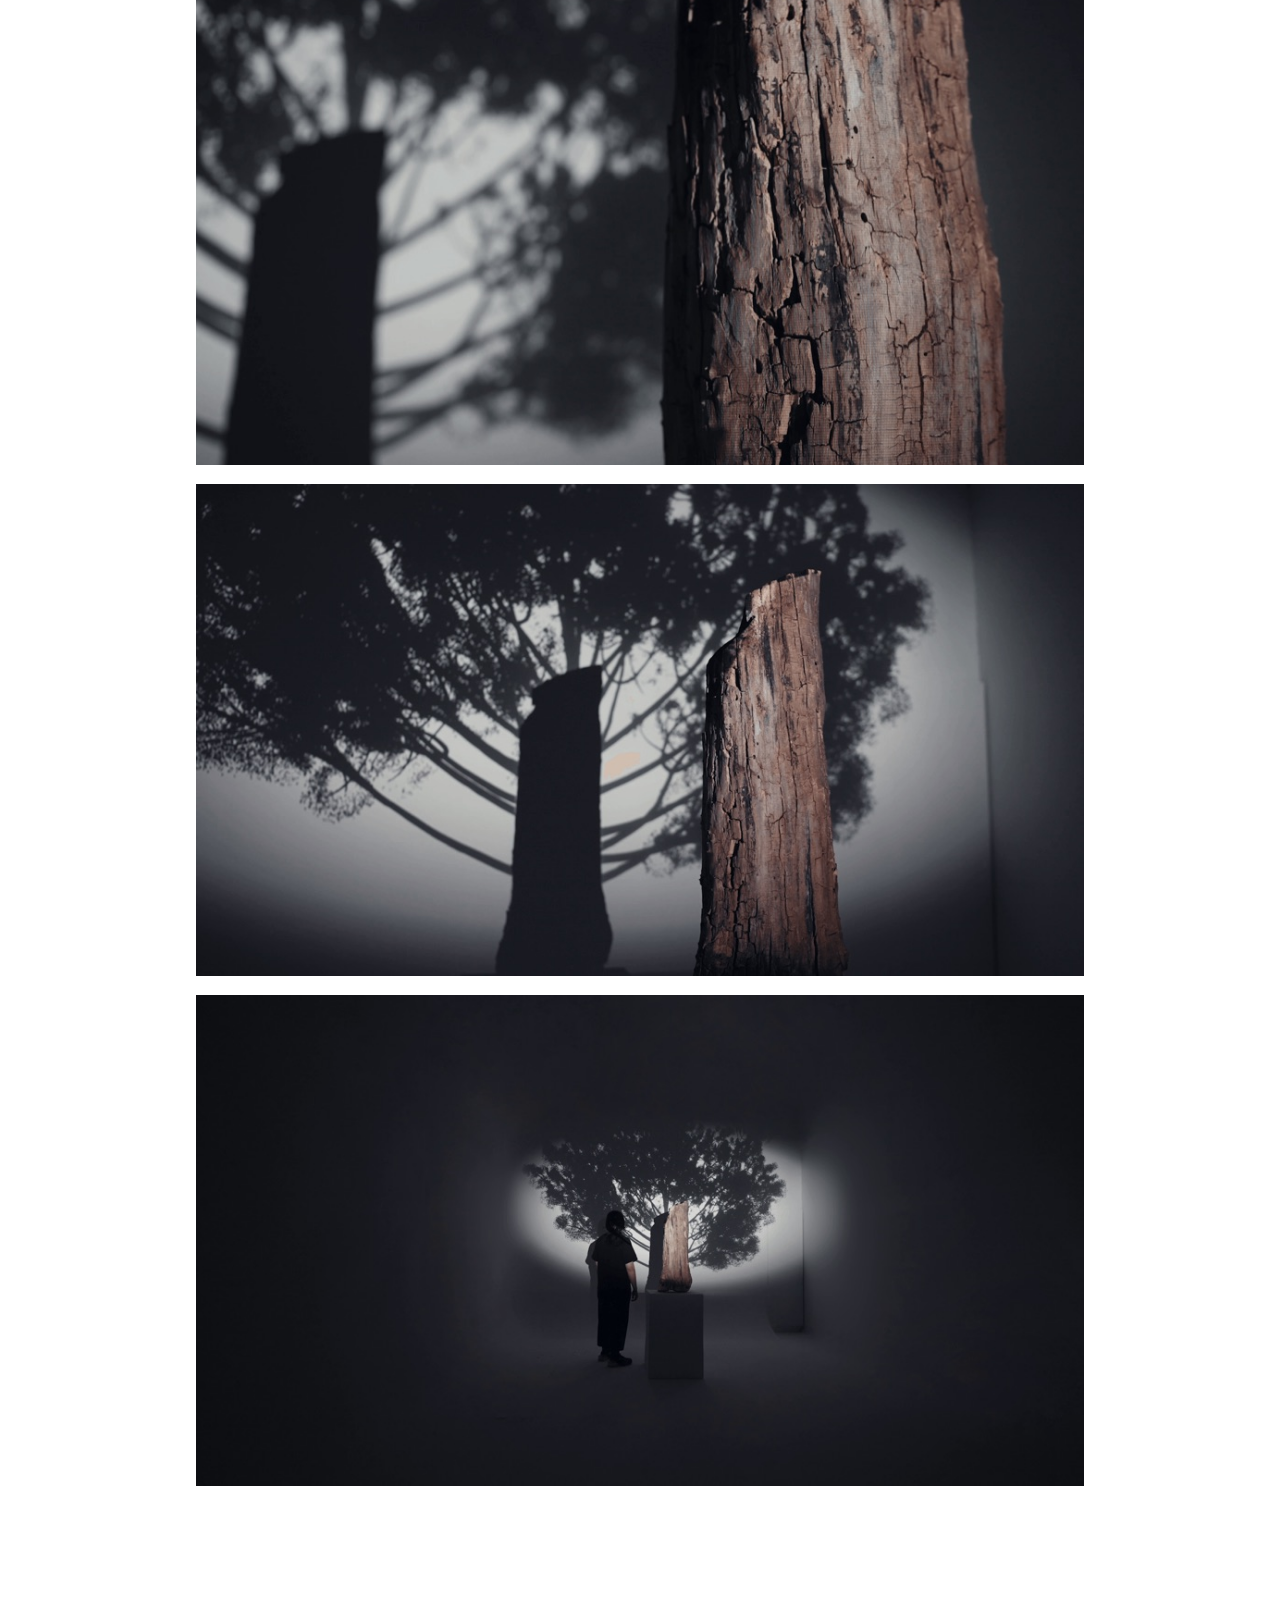
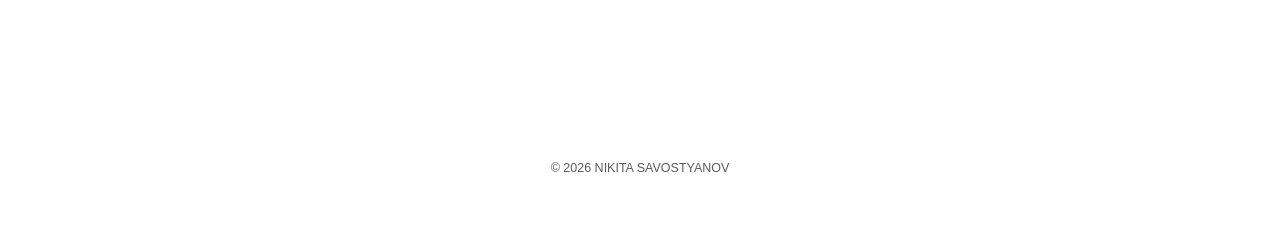
<file: shadowofmemory/index.html>
<!doctype html>
<html lang="en">
<head>
<meta charset="utf-8">
<meta name="viewport" content="width=device-width, initial-scale=1">
<title>Nikita Savostyanov — Shadow of Memory</title>
<meta name="description" content="Behind the old sear tree trunk, the shadow of a mighty living tree is projected. The shadow is not realistic; it’s a little smudged, like memories. One of the themes of the work is">
<meta property="og:title" content="Nikita Savostyanov — Shadow of Memory">
<meta property="og:description" content="Behind the old sear tree trunk, the shadow of a mighty living tree is projected. The shadow is not realistic; it’s a little smudged, like memories. One of the themes of the work is">
<meta property="og:type" content="website">
<link rel="canonical" href="https://nikitasav.com/shadowofmemory/">
<meta property="og:url" content="https://nikitasav.com/shadowofmemory/">
<link rel="icon" href="/favicon.svg?v=7ddfe1d6">
<meta property="og:image" content="https://nikitasav.com/media/works/shadowofmemory/cover-1841.jpg">
<meta name="twitter:card" content="summary_large_image">
<link rel="preconnect" href="https://fonts.googleapis.com">
<link rel="preconnect" href="https://fonts.gstatic.com" crossorigin>
<link rel="stylesheet" href="https://fonts.googleapis.com/css2?family=Inter:ital,wght@0,400;0,700;1,400;1,700&display=swap">
<link rel="stylesheet" href="/theme/site.css?v=49c65935">
<style>@font-face{font-family:"NS Meta";font-weight:400;font-style:normal;font-display:swap;src:url("/fonts/ns-meta-400.ttf") format("truetype")}@font-face{font-family:"NS Meta";font-weight:300;font-style:normal;font-display:swap;src:url("/fonts/ns-meta-300.ttf") format("truetype")}@font-face{font-family:"NS Meta";font-weight:700;font-style:normal;font-display:swap;src:url("/fonts/ns-meta-700.ttf") format("truetype")}</style>
<script>(function(){if(window.top!==window)return;function z(){var r=window.outerWidth/window.innerWidth,s=[.25,1/3,.5,2/3,.75,.8,.9,1,1.1,1.25,1.5,1.75,2,2.5,3,4,5],b=[1,1.25,1.5,1.75,2,2.25,2.5,3,3.5,4],k=1,i,j,d;for(i=0;i<s.length;i++)if(Math.abs(r/s[i]-1)<.035){d=window.devicePixelRatio/s[i];for(j=0;j<b.length;j++)if(Math.abs(d/b[j]-1)<.03)k=s[i]}document.documentElement.style.setProperty('--zoom',k)}z();addEventListener('resize',z)})()</script>


</head>
<body>
<header class="hdr"><div class="hdr-in"><a class="hdr-name" href="/">Nikita Savostyanov</a><nav><a href="/" class="on">Work</a><a href="/about/">About</a><a href="/contacts/">Contacts</a></nav></div></header>
<main class="page"><div class="grid">
<div class="blk blk-title" data-id="b1" style="--x:5;--y:4;--w:39;--h:2;--mo:0;--ar:39/2"><h1 class="txt t-title a-center">Shadow of Memory</h1></div>
<div class="blk blk-video" data-id="b2" style="--x:1;--y:7;--w:47;--h:27;--mo:1;--ar:47/27"><iframe src="https://player.vimeo.com/video/765382255?loop=0&amp;title=0&amp;byline=0&amp;portrait=0&amp;dnt=1" loading="lazy" allow="autoplay; fullscreen; picture-in-picture" allowfullscreen title="Shadow of Memory"></iframe></div>
<div class="blk blk-text" data-id="b3" style="--x:1;--y:37;--w:13;--h:3;--mo:2;--ar:13/3"><div class="txt t-meta a-left"><p>Installation, variable dimensions</p><p>Projection, tree trunk, computer</p><p>2022</p></div></div>
<div class="blk blk-text" data-id="b4" style="--x:17;--y:37;--w:31;--h:11;--mo:3;--ar:31/11"><div class="txt t-body a-left"><p>Behind the old sear tree trunk, the shadow of a mighty living tree is projected. The shadow is not realistic; it’s a little smudged, like memories.</p><p>One of the themes of the work is nostalgia. How accurate are these feelings, how much should we rely on them? Maybe our shadows were “cleared out” and presented in the best light, or perhaps they didn’t even exist?</p><p><br></p><p>This work is about former glory and illusions of it, about the life and death, being in between. The viewer is placed in an environment between the material dead and the non-material, but alive.</p><p><br></p><p>After all, shadow is the absence of light, and death is the absence of life.</p></div></div>
<div class="blk blk-image" data-id="b5" style="--x:1;--y:53;--w:47;--h:26;--mo:4;--ar:47/26"><img src="/media/works/shadowofmemory/01-960.jpg" srcset="/media/works/shadowofmemory/01-480.jpg 480w, /media/works/shadowofmemory/01-960.jpg 960w, /media/works/shadowofmemory/01-1440.jpg 1440w, /media/works/shadowofmemory/01-1920.jpg 1920w" sizes="(max-width:800px) 100vw, 69vw" width="1920" height="1068" alt="Shadow of Memory — Nikita Savostyanov" loading="lazy" decoding="async"></div>
<div class="blk blk-image" data-id="b6" style="--x:1;--y:80;--w:47;--h:26;--mo:5;--ar:47/26"><img src="/media/works/shadowofmemory/02-960.jpg" srcset="/media/works/shadowofmemory/02-480.jpg 480w, /media/works/shadowofmemory/02-960.jpg 960w, /media/works/shadowofmemory/02-1440.jpg 1440w, /media/works/shadowofmemory/02-1917.jpg 1917w" sizes="(max-width:800px) 100vw, 69vw" width="1917" height="1069" alt="Shadow of Memory — Nikita Savostyanov" loading="lazy" decoding="async"></div>
<div class="blk blk-image" data-id="b7" style="--x:1;--y:107;--w:47;--h:26;--mo:6;--ar:47/26"><img src="/media/works/shadowofmemory/03-960.jpg" srcset="/media/works/shadowofmemory/03-480.jpg 480w, /media/works/shadowofmemory/03-960.jpg 960w, /media/works/shadowofmemory/03-1440.jpg 1440w, /media/works/shadowofmemory/03-1920.jpg 1920w" sizes="(max-width:800px) 100vw, 69vw" width="1920" height="1068" alt="Shadow of Memory — Nikita Savostyanov" loading="lazy" decoding="async"></div>
<div class="blk blk-image" data-id="b8" style="--x:1;--y:134;--w:47;--h:26;--mo:7;--ar:47/26"><img src="/media/works/shadowofmemory/04-960.jpg" srcset="/media/works/shadowofmemory/04-480.jpg 480w, /media/works/shadowofmemory/04-960.jpg 960w, /media/works/shadowofmemory/04-1440.jpg 1440w, /media/works/shadowofmemory/04-1920.jpg 1920w" sizes="(max-width:800px) 100vw, 69vw" width="1920" height="1068" alt="Shadow of Memory — Nikita Savostyanov" loading="lazy" decoding="async"></div>
<div class="pg-end" style="grid-row:167"></div>
</div></main>
<footer class="ftr">© 2026 NIKITA SAVOSTYANOV</footer>
<script src="/theme/site.js?v=c935e034" defer></script>

</body>
</html>
</file>
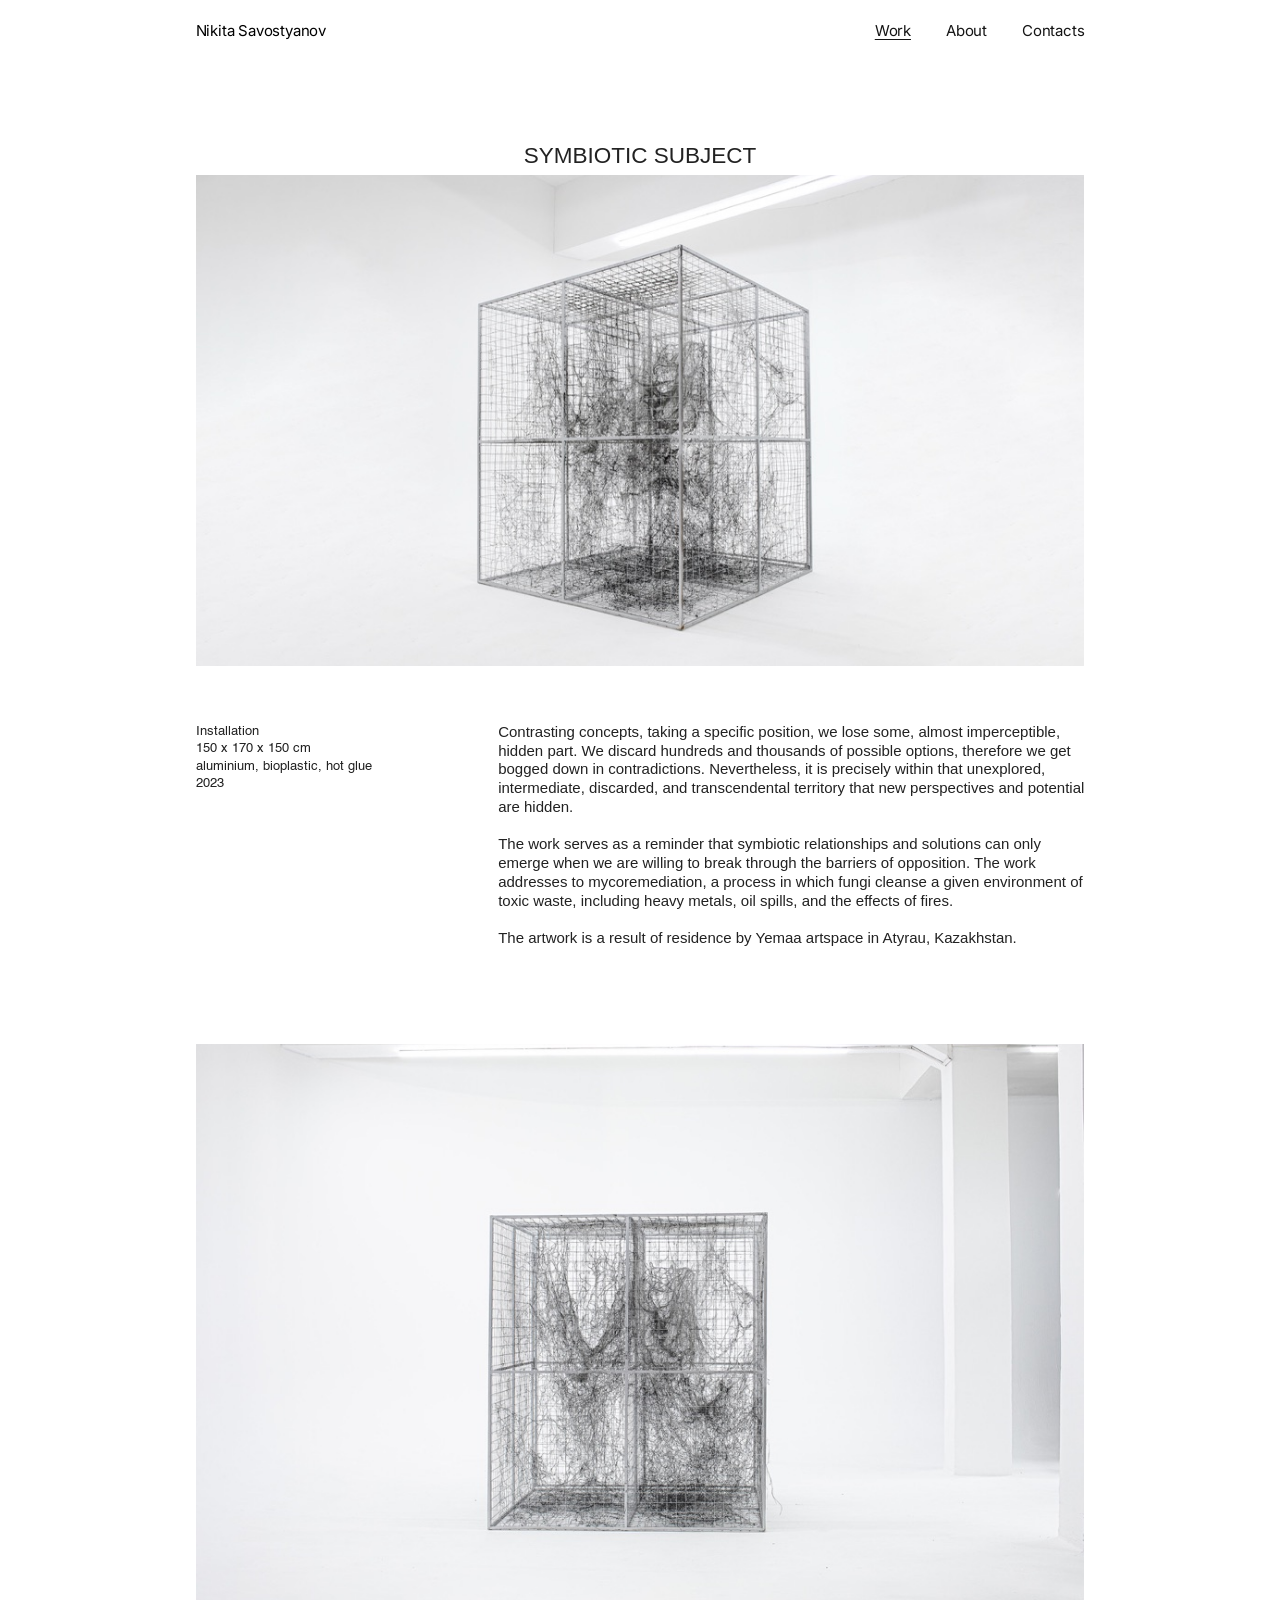
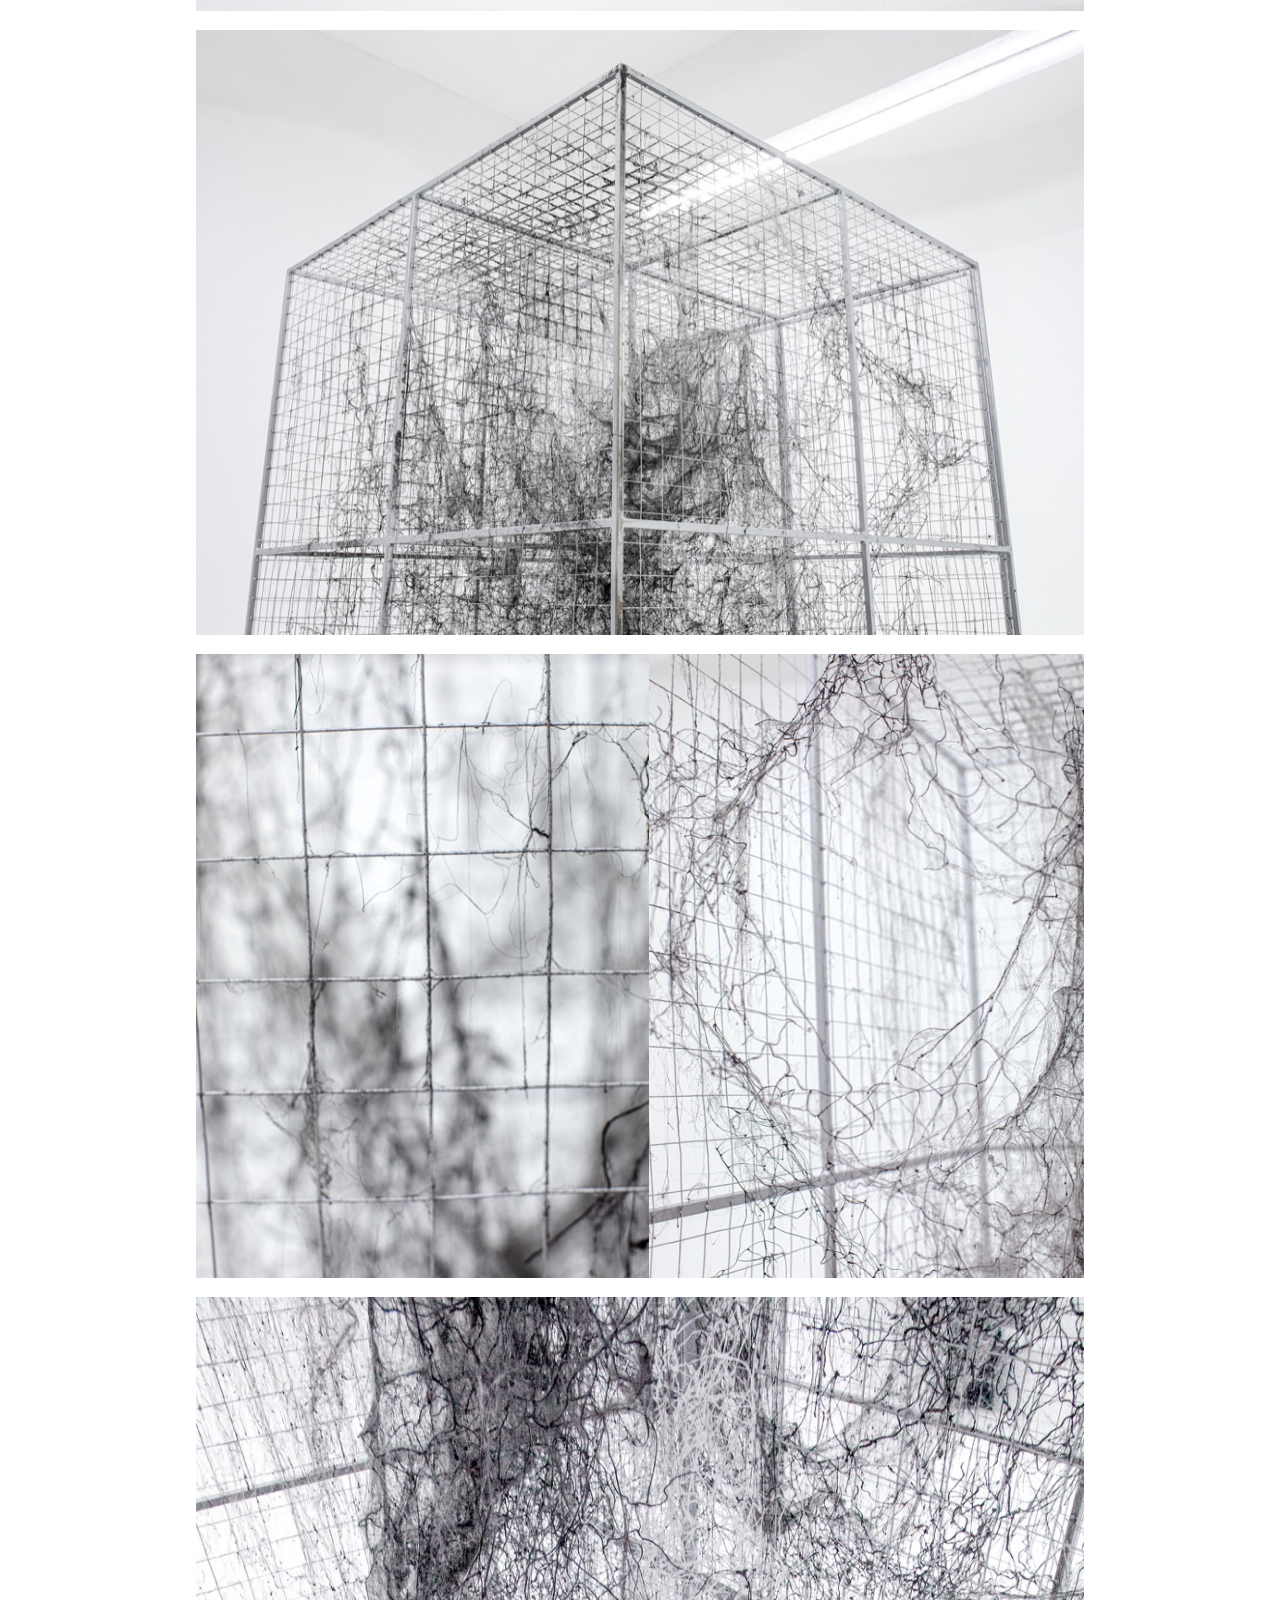
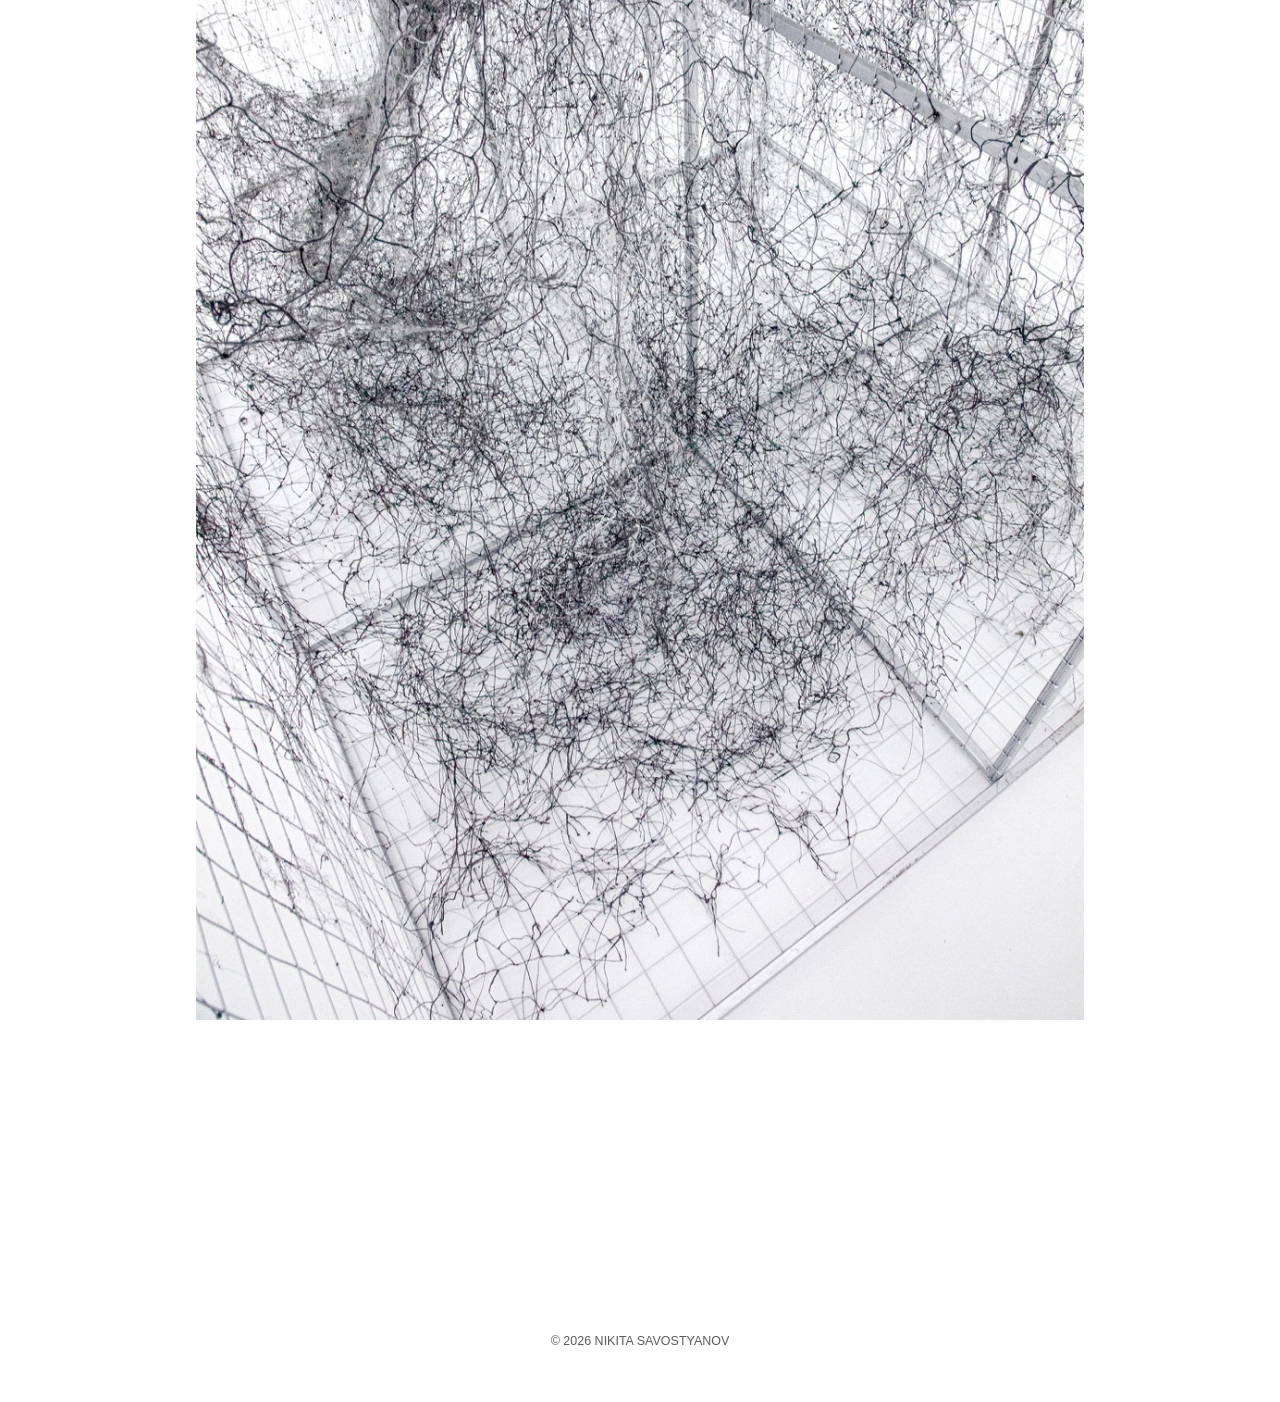
<file: symbioticsubject/index.html>
<!doctype html>
<html lang="en">
<head>
<meta charset="utf-8">
<meta name="viewport" content="width=device-width, initial-scale=1">
<title>Nikita Savostyanov — Symbiotic Subject</title>
<meta name="description" content="Contrasting concepts, taking a specific position, we lose some, almost imperceptible, hidden part. We discard hundreds and thousands of possible options, therefore we get bogged do">
<meta property="og:title" content="Nikita Savostyanov — Symbiotic Subject">
<meta property="og:description" content="Contrasting concepts, taking a specific position, we lose some, almost imperceptible, hidden part. We discard hundreds and thousands of possible options, therefore we get bogged do">
<meta property="og:type" content="website">
<link rel="canonical" href="https://nikitasav.com/symbioticsubject/">
<meta property="og:url" content="https://nikitasav.com/symbioticsubject/">
<link rel="icon" href="/favicon.svg?v=7ddfe1d6">
<meta property="og:image" content="https://nikitasav.com/media/works/symbioticsubject/01-2160.jpg">
<meta name="twitter:card" content="summary_large_image">
<link rel="preconnect" href="https://fonts.googleapis.com">
<link rel="preconnect" href="https://fonts.gstatic.com" crossorigin>
<link rel="stylesheet" href="https://fonts.googleapis.com/css2?family=Inter:ital,wght@0,400;0,700;1,400;1,700&display=swap">
<link rel="stylesheet" href="/theme/site.css?v=49c65935">
<style>@font-face{font-family:"NS Meta";font-weight:400;font-style:normal;font-display:swap;src:url("/fonts/ns-meta-400.ttf") format("truetype")}@font-face{font-family:"NS Meta";font-weight:300;font-style:normal;font-display:swap;src:url("/fonts/ns-meta-300.ttf") format("truetype")}@font-face{font-family:"NS Meta";font-weight:700;font-style:normal;font-display:swap;src:url("/fonts/ns-meta-700.ttf") format("truetype")}</style>
<script>(function(){if(window.top!==window)return;function z(){var r=window.outerWidth/window.innerWidth,s=[.25,1/3,.5,2/3,.75,.8,.9,1,1.1,1.25,1.5,1.75,2,2.5,3,4,5],b=[1,1.25,1.5,1.75,2,2.25,2.5,3,3.5,4],k=1,i,j,d;for(i=0;i<s.length;i++)if(Math.abs(r/s[i]-1)<.035){d=window.devicePixelRatio/s[i];for(j=0;j<b.length;j++)if(Math.abs(d/b[j]-1)<.03)k=s[i]}document.documentElement.style.setProperty('--zoom',k)}z();addEventListener('resize',z)})()</script>


</head>
<body>
<header class="hdr"><div class="hdr-in"><a class="hdr-name" href="/">Nikita Savostyanov</a><nav><a href="/" class="on">Work</a><a href="/about/">About</a><a href="/contacts/">Contacts</a></nav></div></header>
<main class="page"><div class="grid">
<div class="blk blk-title" data-id="b1" style="--x:5;--y:4;--w:39;--h:2;--mo:0;--ar:39/2"><h1 class="txt t-title a-center">Symbiotic Subject</h1></div>
<div class="blk blk-image" data-id="b2" style="--x:1;--y:6;--w:47;--h:26;--mo:1;--ar:47/26"><img src="/media/works/symbioticsubject/01-960.jpg" srcset="/media/works/symbioticsubject/01-480.jpg 480w, /media/works/symbioticsubject/01-960.jpg 960w, /media/works/symbioticsubject/01-1440.jpg 1440w, /media/works/symbioticsubject/01-2160.jpg 2160w" sizes="(max-width:800px) 100vw, 69vw" width="2400" height="1350" alt="Symbiotic Subject — Nikita Savostyanov" loading="eager" decoding="async"></div>
<div class="blk blk-text" data-id="b3" style="--x:1;--y:35;--w:13;--h:4;--mo:2;--ar:13/4"><div class="txt t-meta a-left"><p>Installation</p><p>150 x 170 x 150 cm</p><p>aluminium, bioplastic, hot glue</p><p>2023</p></div></div>
<div class="blk blk-text" data-id="b4" style="--x:17;--y:35;--w:31;--h:12;--mo:3;--ar:31/12"><div class="txt t-body a-left"><p>Contrasting concepts, taking a specific position, we lose some, almost imperceptible, hidden part. We discard hundreds and thousands of possible options, therefore we get bogged down in contradictions. Nevertheless, it is precisely within that unexplored, intermediate, discarded, and transcendental territory that new perspectives and potential are hidden.</p><p><br></p><p>The work serves as a reminder that symbiotic relationships and solutions can only emerge when we are willing to break through the barriers of opposition. The work addresses to mycoremediation, a process in which fungi cleanse a given environment of toxic waste, including heavy metals, oil spills, and the effects of fires.</p><p><br></p><p>The artwork is a result of residence by Yemaa artspace in Atyrau, Kazakhstan.</p></div></div>
<div class="blk blk-image" data-id="b5" style="--x:1;--y:52;--w:47;--h:30;--mo:4;--ar:47/30"><img src="/media/works/symbioticsubject/02-960.jpg" srcset="/media/works/symbioticsubject/02-480.jpg 480w, /media/works/symbioticsubject/02-960.jpg 960w, /media/works/symbioticsubject/02-1440.jpg 1440w, /media/works/symbioticsubject/02-2160.jpg 2160w" sizes="(max-width:800px) 100vw, 69vw" width="2400" height="1565" alt="Symbiotic Subject — Nikita Savostyanov" loading="lazy" decoding="async"></div>
<div class="blk blk-image" data-id="b6" style="--x:1;--y:83;--w:47;--h:32;--mo:5;--ar:47/32"><img src="/media/works/symbioticsubject/03-960.jpg" srcset="/media/works/symbioticsubject/03-480.jpg 480w, /media/works/symbioticsubject/03-960.jpg 960w, /media/works/symbioticsubject/03-1440.jpg 1440w, /media/works/symbioticsubject/03-2160.jpg 2160w" sizes="(max-width:800px) 100vw, 69vw" width="2400" height="1566" alt="Symbiotic Subject — Nikita Savostyanov" loading="lazy" decoding="async"></div>
<div class="blk blk-image" data-id="b7" style="--x:1;--y:116;--w:24;--h:33;--mo:6;--ar:24/33"><img src="/media/works/symbioticsubject/04-960.jpg" srcset="/media/works/symbioticsubject/04-480.jpg 480w, /media/works/symbioticsubject/04-960.jpg 960w, /media/works/symbioticsubject/04-1440.jpg 1440w, /media/works/symbioticsubject/04-2160.jpg 2160w" sizes="(max-width:800px) 100vw, 35vw" width="2208" height="3170" alt="Symbiotic Subject — Nikita Savostyanov" loading="lazy" decoding="async"></div>
<div class="blk blk-image" data-id="b8" style="--x:25;--y:116;--w:23;--h:33;--mo:7;--ar:23/33"><img src="/media/works/symbioticsubject/05-960.jpg" srcset="/media/works/symbioticsubject/05-480.jpg 480w, /media/works/symbioticsubject/05-960.jpg 960w, /media/works/symbioticsubject/05-1440.jpg 1440w, /media/works/symbioticsubject/05-2160.jpg 2160w" sizes="(max-width:800px) 100vw, 34vw" width="2240" height="3234" alt="Symbiotic Subject — Nikita Savostyanov" loading="lazy" decoding="async"></div>
<div class="blk blk-image" data-id="b9" style="--x:1;--y:150;--w:47;--h:70;--mo:8;--ar:47/70"><img src="/media/works/symbioticsubject/06-960.jpg" srcset="/media/works/symbioticsubject/06-480.jpg 480w, /media/works/symbioticsubject/06-960.jpg 960w, /media/works/symbioticsubject/06-1440.jpg 1440w, /media/works/symbioticsubject/06-2000.jpg 2000w" sizes="(max-width:800px) 100vw, 69vw" width="2000" height="3000" alt="Symbiotic Subject — Nikita Savostyanov" loading="lazy" decoding="async"></div>
<div class="pg-end" style="grid-row:229"></div>
</div></main>
<footer class="ftr">© 2026 NIKITA SAVOSTYANOV</footer>
<script src="/theme/site.js?v=c935e034" defer></script>

</body>
</html>
</file>
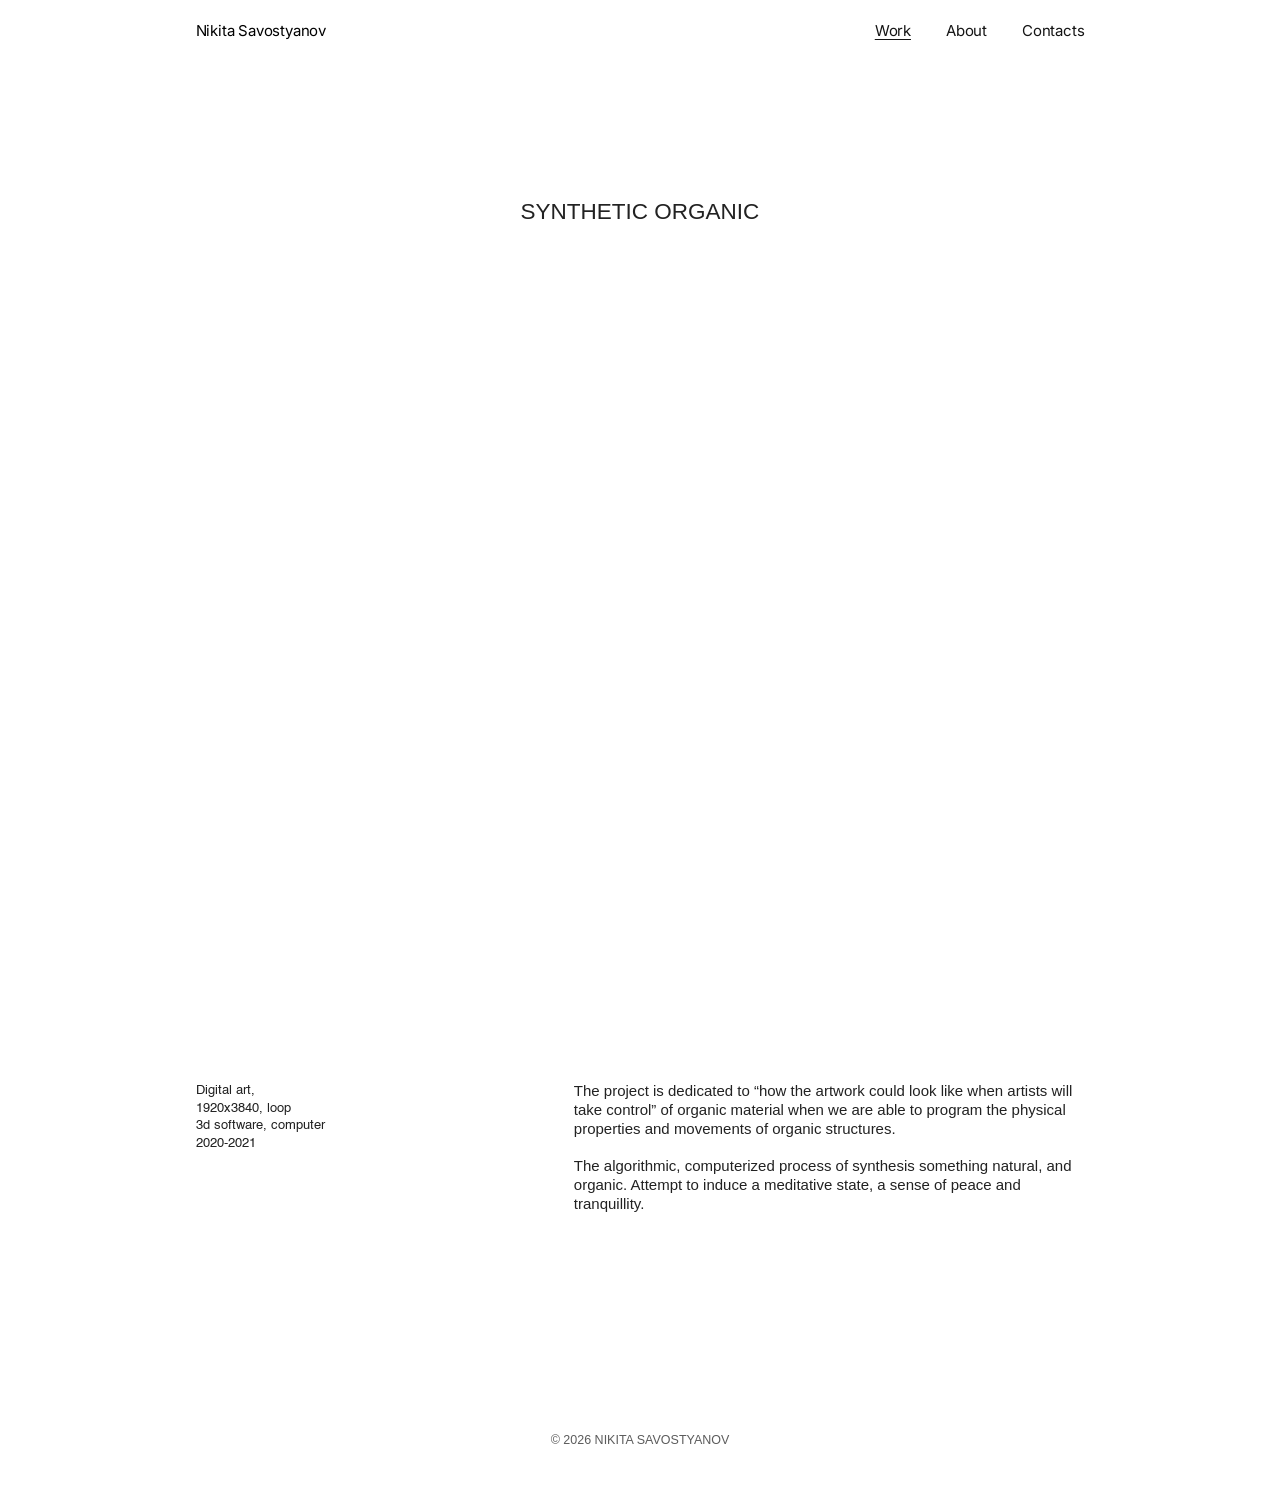
<file: synthethicorganic/index.html>
<!doctype html>
<html lang="en">
<head>
<meta charset="utf-8">
<meta name="viewport" content="width=device-width, initial-scale=1">
<title>Nikita Savostyanov — Synthetic Organic</title>
<meta name="description" content="The project is dedicated to “how the artwork could look like when artists will take control” of organic material when we are able to program the physical properties and movements o">
<meta property="og:title" content="Nikita Savostyanov — Synthetic Organic">
<meta property="og:description" content="The project is dedicated to “how the artwork could look like when artists will take control” of organic material when we are able to program the physical properties and movements o">
<meta property="og:type" content="website">
<link rel="canonical" href="https://nikitasav.com/synthethicorganic/">
<meta property="og:url" content="https://nikitasav.com/synthethicorganic/">
<link rel="icon" href="/favicon.svg?v=7ddfe1d6">
<meta property="og:image" content="https://nikitasav.com/media/works/synthethicorganic/cover-1440.jpg">
<meta name="twitter:card" content="summary_large_image">
<link rel="preconnect" href="https://fonts.googleapis.com">
<link rel="preconnect" href="https://fonts.gstatic.com" crossorigin>
<link rel="stylesheet" href="https://fonts.googleapis.com/css2?family=Inter:ital,wght@0,400;0,700;1,400;1,700&display=swap">
<link rel="stylesheet" href="/theme/site.css?v=49c65935">
<style>@font-face{font-family:"NS Meta";font-weight:400;font-style:normal;font-display:swap;src:url("/fonts/ns-meta-400.ttf") format("truetype")}@font-face{font-family:"NS Meta";font-weight:300;font-style:normal;font-display:swap;src:url("/fonts/ns-meta-300.ttf") format("truetype")}@font-face{font-family:"NS Meta";font-weight:700;font-style:normal;font-display:swap;src:url("/fonts/ns-meta-700.ttf") format("truetype")}</style>
<script>(function(){if(window.top!==window)return;function z(){var r=window.outerWidth/window.innerWidth,s=[.25,1/3,.5,2/3,.75,.8,.9,1,1.1,1.25,1.5,1.75,2,2.5,3,4,5],b=[1,1.25,1.5,1.75,2,2.25,2.5,3,3.5,4],k=1,i,j,d;for(i=0;i<s.length;i++)if(Math.abs(r/s[i]-1)<.035){d=window.devicePixelRatio/s[i];for(j=0;j<b.length;j++)if(Math.abs(d/b[j]-1)<.03)k=s[i]}document.documentElement.style.setProperty('--zoom',k)}z();addEventListener('resize',z)})()</script>


</head>
<body>
<header class="hdr"><div class="hdr-in"><a class="hdr-name" href="/">Nikita Savostyanov</a><nav><a href="/" class="on">Work</a><a href="/about/">About</a><a href="/contacts/">Contacts</a></nav></div></header>
<main class="page"><div class="grid">
<div class="blk blk-title" data-id="b1" style="--x:5;--y:7;--w:39;--h:2;--mo:0;--ar:39/2"><h1 class="txt t-title a-center">Synthetic Organic</h1></div>
<div class="blk blk-video" data-id="b2" style="--x:1;--y:10;--w:23;--h:40;--mo:1;--ar:23/40"><iframe src="https://player.vimeo.com/video/786241004?loop=1&amp;title=0&amp;byline=0&amp;portrait=0&amp;dnt=1" loading="lazy" allow="autoplay; fullscreen; picture-in-picture" allowfullscreen title="Synthetic Organic"></iframe></div>
<div class="blk blk-video" data-id="b3" style="--x:25;--y:10;--w:23;--h:40;--mo:2;--ar:23/40"><iframe src="https://player.vimeo.com/video/771108374?loop=1&amp;title=0&amp;byline=0&amp;portrait=0&amp;dnt=1" loading="lazy" allow="autoplay; fullscreen; picture-in-picture" allowfullscreen title="Synthetic Organic"></iframe></div>
<div class="blk blk-text" data-id="b4" style="--x:1;--y:54;--w:15;--h:4;--mo:3;--ar:15/4"><div class="txt t-meta a-left"><p>Digital art,</p><p>1920x3840, loop</p><p>3d software, computer</p><p>2020-2021</p></div></div>
<div class="blk blk-text" data-id="b5" style="--x:21;--y:54;--w:27;--h:7;--mo:4;--ar:27/7"><div class="txt t-body a-left"><p>The project is dedicated to “how the artwork could look like when artists will take control” of organic material when we are able to program the physical properties and movements of organic structures.</p><p><br></p><p>The algorithmic, computerized process of synthesis something natural, and organic. Attempt to induce a meditative state, a sense of peace and tranquillity.</p></div></div>
<div class="pg-end" style="grid-row:65"></div>
</div></main>
<footer class="ftr">© 2026 NIKITA SAVOSTYANOV</footer>
<script src="/theme/site.js?v=c935e034" defer></script>

</body>
</html>
</file>
<file: theme/site.css>
/* Site styles. Desktop: everything scales with the window width (like Readymag).
   Phone (up to 800px): blocks stack into a column. */
:root {
  /* 1 design pixel: the layout is fitted into the window by width (1024) and by height (620), like Readymag did.
     --zoom is the browser zoom, set by a small script in the page head, so that Cmd +/- still changes the size */
  --z: var(--zoom, 1);
  --px: clamp(calc(0.78px * min(var(--z), 1)), min(calc(min(var(--z), 1.38) * 100vw / 1024), calc(var(--z) * 100vh / 620)), calc(2.4px * var(--z)));
  --fpx: max(var(--px), 0.95px);                  /* same for fonts, with a lower bound */
  --colw: calc(711 * var(--px));                  /* content column width */
  --cell: calc(var(--colw) / 47);                 /* one grid unit */
  --hdr: calc(64 * var(--px));
  --ink: #222;
  --grey: #5c5c5c;
  /* Trebuchet MS for texts, the uploaded Helvetica ("NS Meta") for small captions and lists, Inter for the menu */
  --f-main: "Trebuchet MS", "Lucida Grande", "Lucida Sans Unicode", Arial, sans-serif;
  --f-nav: Inter, system-ui, -apple-system, "Segoe UI", sans-serif;
  --f-meta: "NS Meta", Helvetica, Arial, sans-serif;
}
*, *::before, *::after { box-sizing: border-box; }
html { -webkit-text-size-adjust: 100%; text-size-adjust: 100%; }
body { margin: 0; min-height: 100vh; display: flex; flex-direction: column; background: #fff; color: var(--ink); font-family: var(--f-main); -webkit-font-smoothing: antialiased; }
a { color: inherit; }
img { display: block; max-width: 100%; }

/* Header */
.hdr { position: fixed; z-index: 100; top: 0; left: 0; right: 0; height: var(--hdr); background: #fff; }
.hdr-in { width: var(--colw); height: 100%; margin: 0 auto; display: flex; align-items: center; justify-content: space-between;
  font: 400 calc(12 * var(--fpx)) / 1.5 var(--f-nav); letter-spacing: -0.2px; padding-bottom: calc(14 * var(--px)); }
.hdr a { text-decoration: none; color: #000; }
.hdr-h { margin: 0; font: inherit; }
.hdr nav { display: flex; gap: calc(28 * var(--px)); }
.hdr nav a { color: #141414; }
.hdr nav a.on, .hdr nav a:hover { text-decoration: underline; text-underline-offset: 3px; }

/* Grid page */
.page { padding-top: var(--hdr); flex: 1; }
.grid { width: var(--colw); margin: 0 auto; display: grid; grid-template-columns: repeat(47, minmax(0, 1fr)); grid-auto-rows: minmax(var(--cell), auto); }
.blk { position: relative; min-width: 0; grid-column: var(--x) / span var(--w); grid-row: var(--y) / span var(--h); }
.blk-image img, .blk-image a, .blk-video iframe, .blk-video video, .ss, .ss-slide, .ss-slide img {
  position: absolute; inset: 0; width: 100%; height: 100%; border: 0; }
.blk-image img, .blk-video video, .ss-slide img { object-fit: cover; }
.pg-end { grid-column: 1; pointer-events: none; }
.crop { position: absolute; inset: 0; overflow: hidden; }
.blk-image .crop img { inset: auto; max-width: none; object-fit: fill; }
.blk-video { background: none; } /* no black box while a video loads */
.ph small { display: block; margin-top: 4px; font-size: 11px; opacity: 0.8; }
.ph { position: absolute; inset: 0; display: grid; place-items: center; background: #f1f1f1; color: #999; font: 12px/1.3 var(--f-nav); text-align: center; }
p.ph { position: static; background: none; display: block; }

/* Text */
.txt { margin: 0; font-weight: 400; color: var(--ink); overflow-wrap: break-word; }
.txt p { margin: 0; }
.txt a { text-decoration: underline; text-underline-offset: 2px; }
.t-meta a, .t-small a { text-decoration: none; }
.t-meta a:hover, .t-small a:hover { text-decoration: underline; }
.t-title { font: 400 calc(18 * var(--fpx)) / 1.667 var(--f-main); text-transform: uppercase; }
.t-body { font: 400 calc(12 * var(--fpx)) / 1.25 var(--f-main); }
.t-meta { font: 400 calc(10 * var(--fpx)) / 1.4 var(--f-meta); }
.t-large { font: 400 calc(14 * var(--fpx)) / 2.143 var(--f-main); }
.t-list { font: 400 calc(10 * var(--fpx)) / 1.8 var(--f-meta); }
.t-small { font: 400 calc(10 * var(--fpx)) / 1.8 var(--f-main); color: var(--grey); }
.txt .hd { font: 400 calc(14 * var(--fpx)) / 2.143 var(--f-main); }
.t-title .hd { font: inherit; }
.txt strong { font-weight: 700; }
.a-left { text-align: left; } .a-center { text-align: center; } .a-right { text-align: right; } .a-justify { text-align: justify; }

/* Slideshow */
.ss { overflow: hidden; background: #000; }
.ss-slide { opacity: 0; transition: opacity 0.35s; pointer-events: none; }
.ss-slide.on { opacity: 1; }
.ss-btn { position: absolute; top: 0; bottom: 0; width: 50%; border: 0; padding: 0; background: none; cursor: pointer; z-index: 2; }
.ss-prev { left: 0; cursor: w-resize; } .ss-next { right: 0; cursor: e-resize; }
.ss-btn::after { content: ""; position: absolute; top: 50%; width: 10px; height: 10px; border: solid #fff; border-width: 0 0 1.5px 1.5px; opacity: 0; transition: opacity 0.2s; filter: drop-shadow(0 0 2px rgba(0, 0, 0, 0.6)); }
.ss-prev::after { left: 16px; transform: translateY(-50%) rotate(45deg); }
.ss-next::after { right: 16px; transform: translateY(-50%) rotate(-135deg); }
.ss:hover .ss-btn::after { opacity: 0.9; }

/* Full-screen gallery */
.page:not(.no-zoom) .blk-image img { cursor: zoom-in; }
.page:not(.no-zoom) .blk-image a img { cursor: pointer; }
.lb { position: fixed; inset: 0; z-index: 1000; background: #fff; display: flex; align-items: center; justify-content: center; cursor: zoom-out; }
.lb-frame { position: relative; overflow: hidden; flex: none; }
.lb-img { position: absolute; max-width: none; cursor: pointer; user-select: none; -webkit-user-select: none; }
.lb-btn { position: absolute; border: 0; background: none; padding: 0; cursor: pointer; width: 60px; height: 60px; }
.lb-btn::after { content: ""; position: absolute; top: 50%; left: 50%; width: 12px; height: 12px; border: solid #222; border-width: 0 0 1.5px 1.5px; }
.lb-prev { left: 4px; top: calc(50% - 30px); } .lb-prev::after { transform: translate(-30%, -50%) rotate(45deg); }
.lb-next { right: 4px; top: calc(50% - 30px); } .lb-next::after { transform: translate(-70%, -50%) rotate(-135deg); }
.lb-close { top: 4px; right: 4px; }
.lb-close::before, .lb-close::after { content: ""; position: absolute; top: 50%; left: 50%; width: 20px; height: 1.5px; background: #222; border: 0; }
.lb-close::before { transform: translate(-50%, -50%) rotate(45deg); } .lb-close::after { transform: translate(-50%, -50%) rotate(-45deg); }
.lb-count { position: absolute; bottom: 14px; left: 0; right: 0; text-align: center; font: 400 11px/1 var(--f-nav); color: var(--grey); pointer-events: none; }

/* Home */
.home { flex: 1; width: var(--colw); margin: 0 auto; padding-top: calc(var(--hdr) + 16 * var(--px)); }
.card { display: block; text-decoration: none; margin-bottom: calc(48 * var(--px)); text-align: right; }
.card-img { display: block; position: relative; overflow: hidden; }
.card-img img { position: absolute; left: 0; top: 0; width: 100%; height: 100%; max-width: none; object-fit: cover; transition: opacity 0.2s; }
.card-img:not([style]) img { position: static; height: auto; }
.card:hover img { opacity: 0.86; }
.card-t { display: block; font: 400 calc(14 * var(--fpx)) / 2.143 var(--f-main); color: #000; }
.card-m { display: block; font: 400 calc(10 * var(--fpx)) / 1.8 var(--f-main); color: var(--grey); }
.card .ph { position: static; aspect-ratio: 16 / 9; }
.nf { font: 400 calc(12 * var(--fpx)) / 2 var(--f-main); color: var(--grey); margin: 0 0 calc(16 * var(--px)); }

/* Footer */
.ftr { margin-top: calc(96 * var(--px)); padding-bottom: calc(40 * var(--px)); text-align: center; font: 400 calc(10 * var(--fpx)) / 1.8 var(--f-main); color: var(--grey); }

/* ---------- Phone ---------- */
@media (max-width: 800px) {
  :root { --hdr: 52px; }
  .hdr-in { width: auto; padding: 0 16px; font-size: 13px; }
  .hdr nav { gap: 18px; }
  .page { padding-top: calc(var(--hdr) + 8px); }
  .grid { width: auto; margin: 0 16px; grid-template-columns: minmax(0, 1fr) minmax(0, 1fr); grid-auto-rows: auto; gap: 12px; align-items: start; }
  .blk { grid-column: span 2; grid-row: auto; order: var(--mo); }
  .blk.m-half { grid-column: span 1; }
  .blk.m-hide, .pg-end { display: none; }
  .blk-image, .blk-video, .blk-slideshow { aspect-ratio: var(--ar); }
  .blk-text, .blk-title { margin: 6px 0; }
  .t-title { font-size: 15px; line-height: 1.4; }
  .t-body { font-size: 14px; line-height: 1.45; }
  .t-meta { font-size: 12px; line-height: 1.45; }
  .t-large { font-size: 14px; line-height: 1.8; }
  .t-list { font-size: 12px; line-height: 1.7; }
  .txt .hd { font-size: 15px; line-height: 2; }
  .t-small { font-size: 12px; }
  .a-justify { text-align: left; }
  .home { width: auto; margin: 0 16px; padding-top: calc(var(--hdr) + 8px); }
  .card { margin-bottom: 28px; }
  .card-t { font-size: 12.5px; line-height: 1.5; margin-top: 7px; }
  .card-m { font-size: 10.5px; line-height: 1.5; }
  .ftr { margin-top: 56px; padding-bottom: 32px; font-size: 11px; }
  .ss-btn::after { opacity: 0.9; }
  .lb-prev, .lb-next { top: auto; bottom: 0; }
}
</file>
